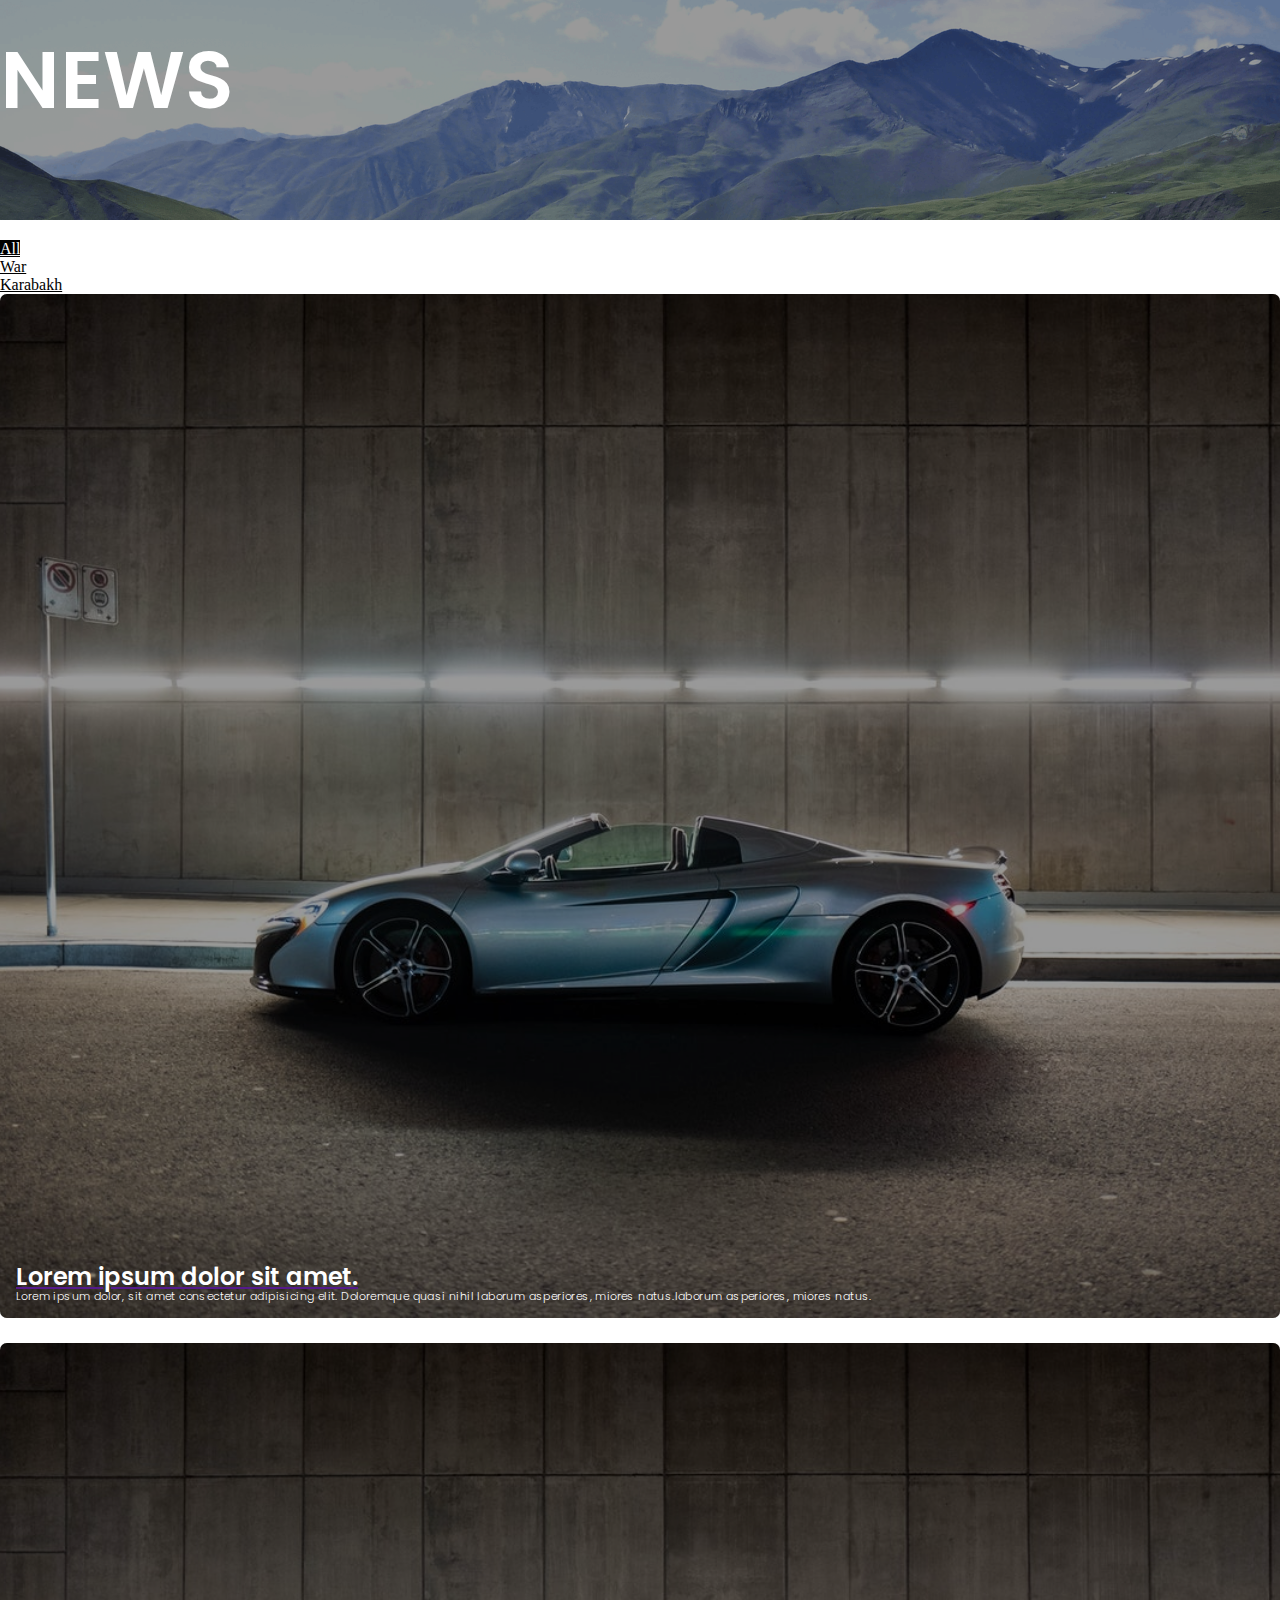
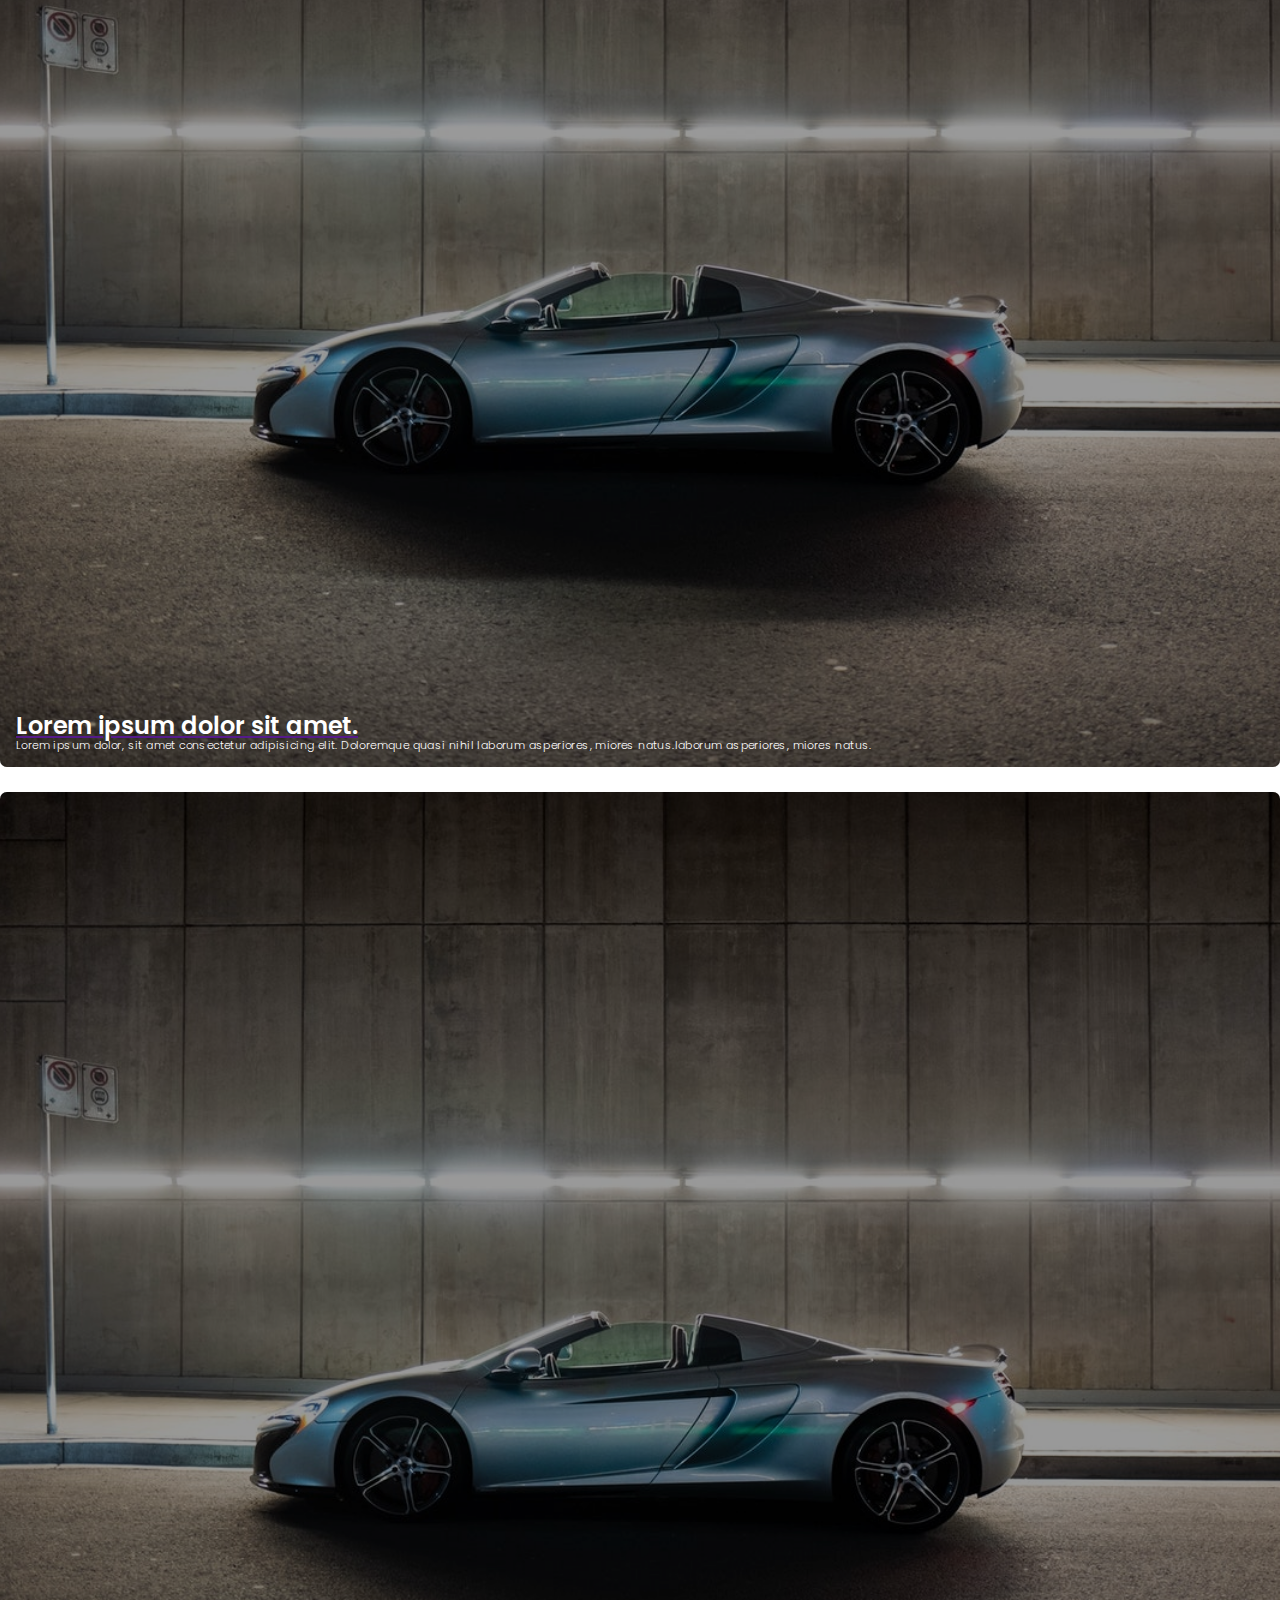
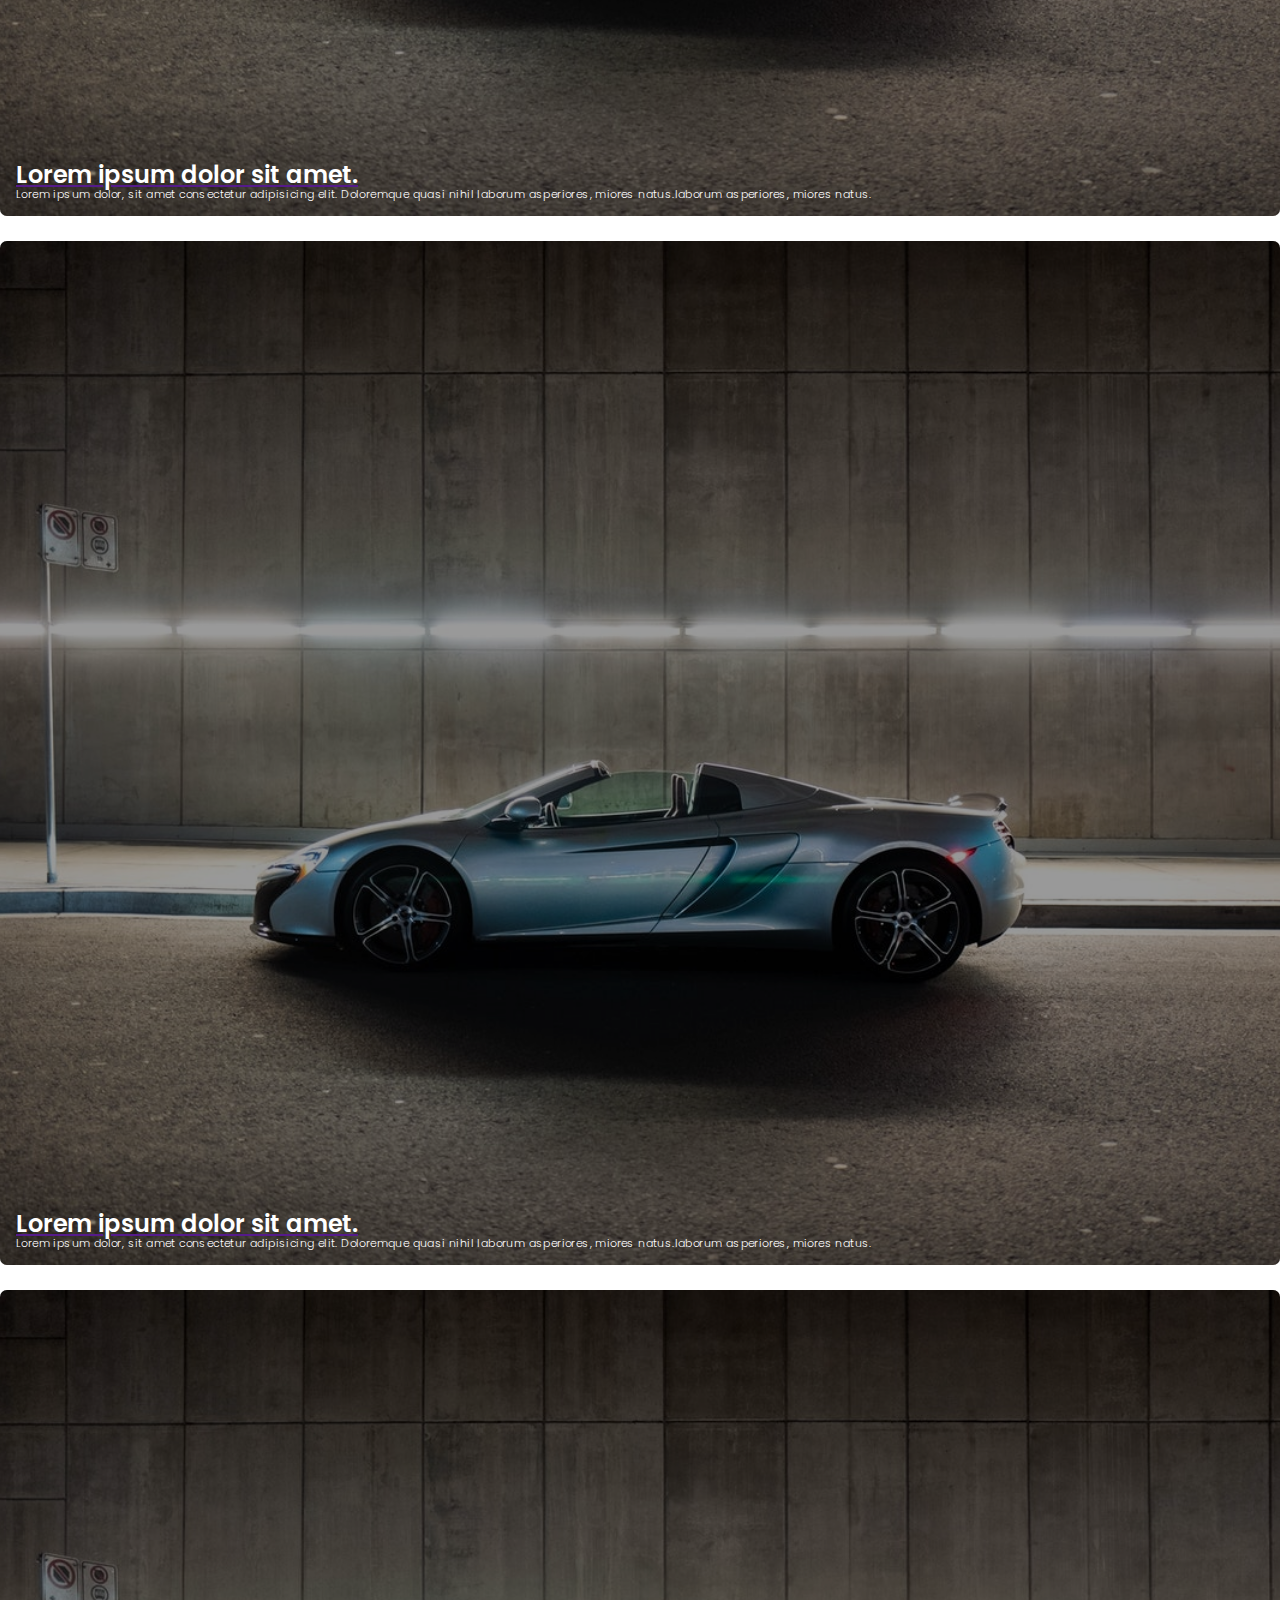
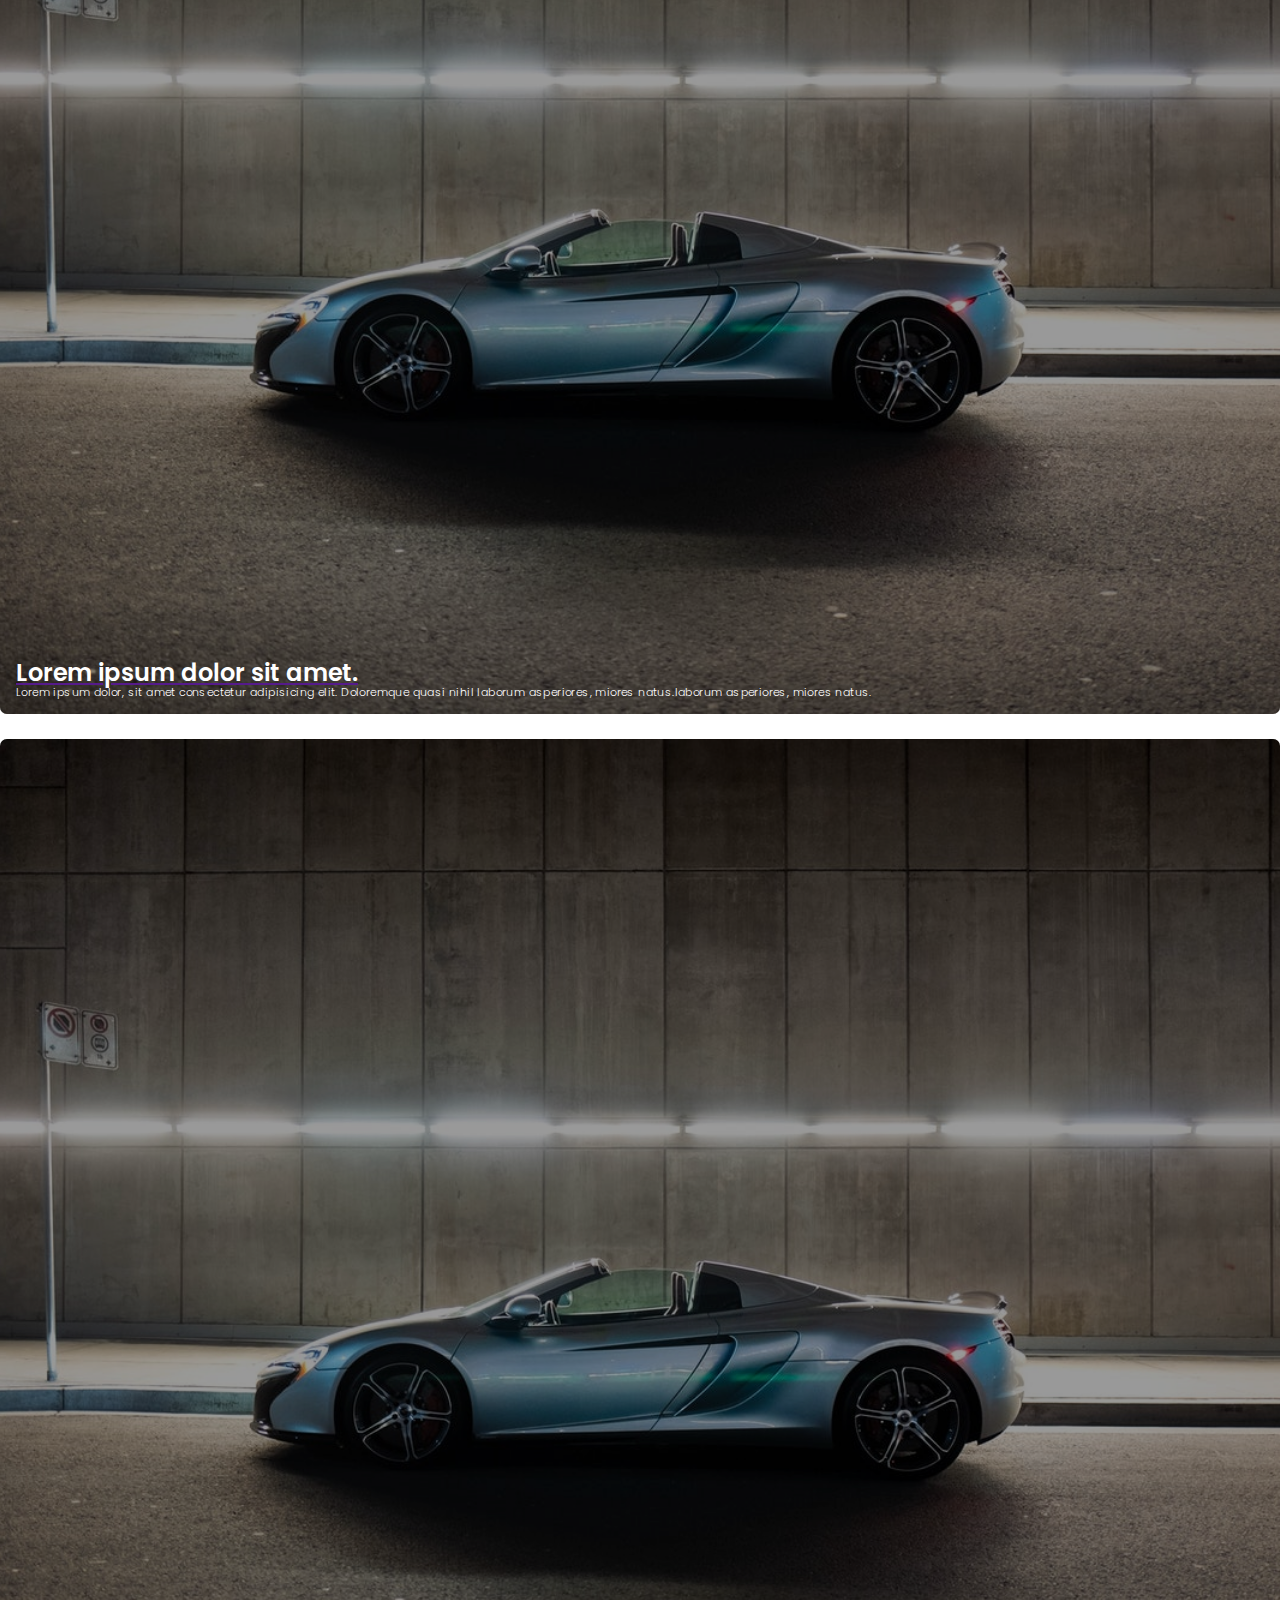
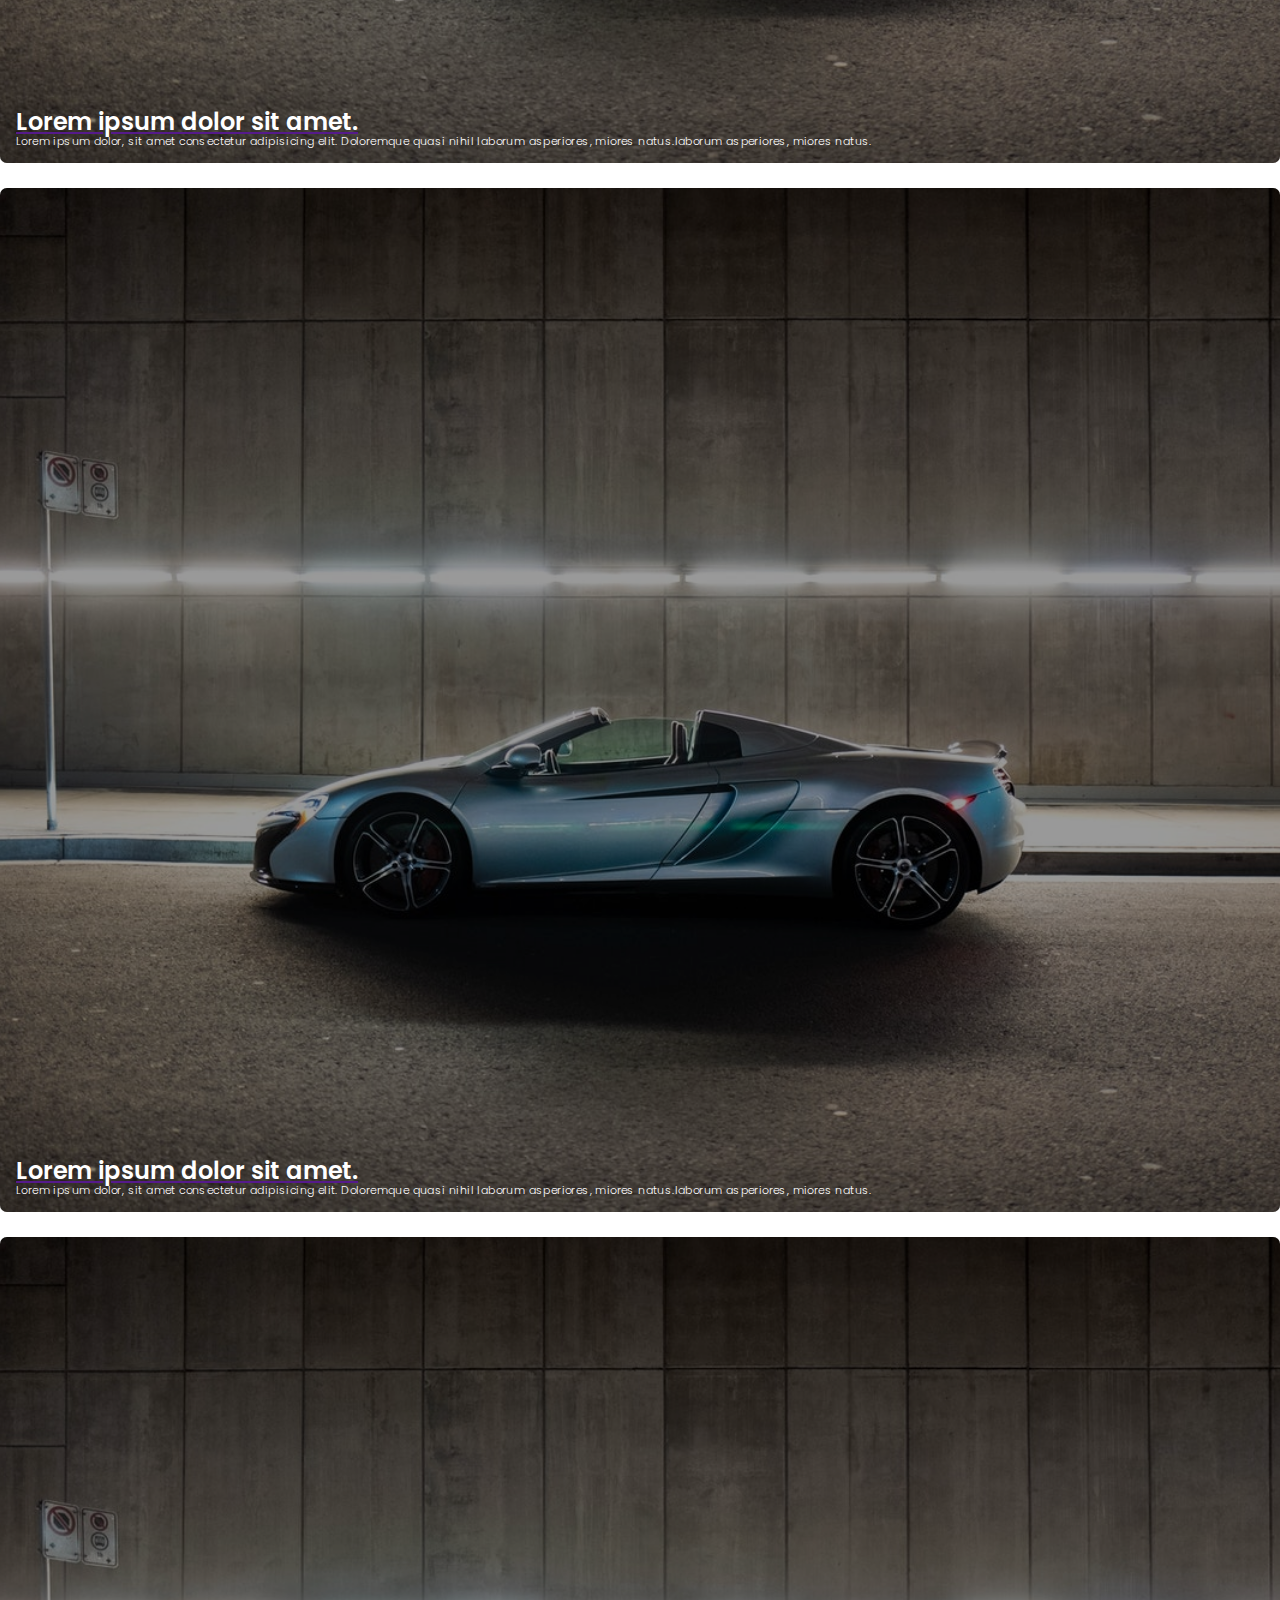
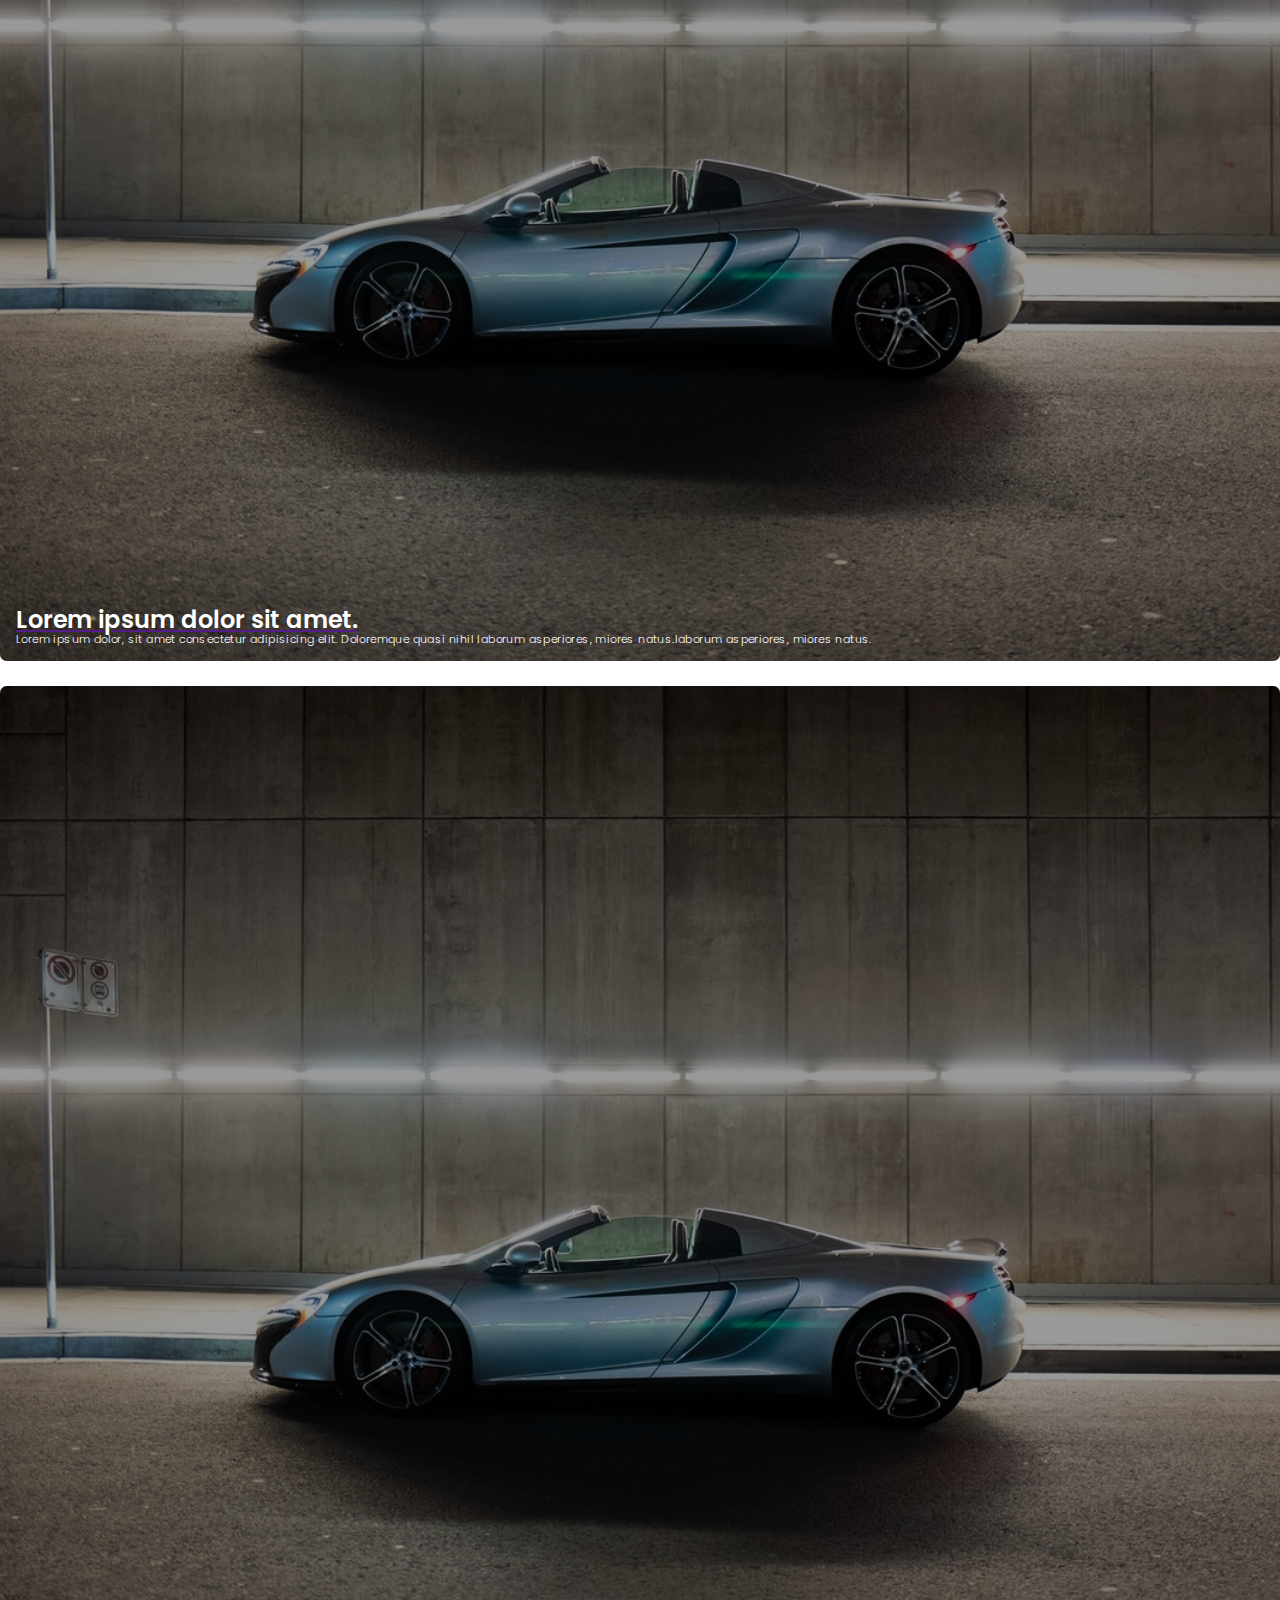
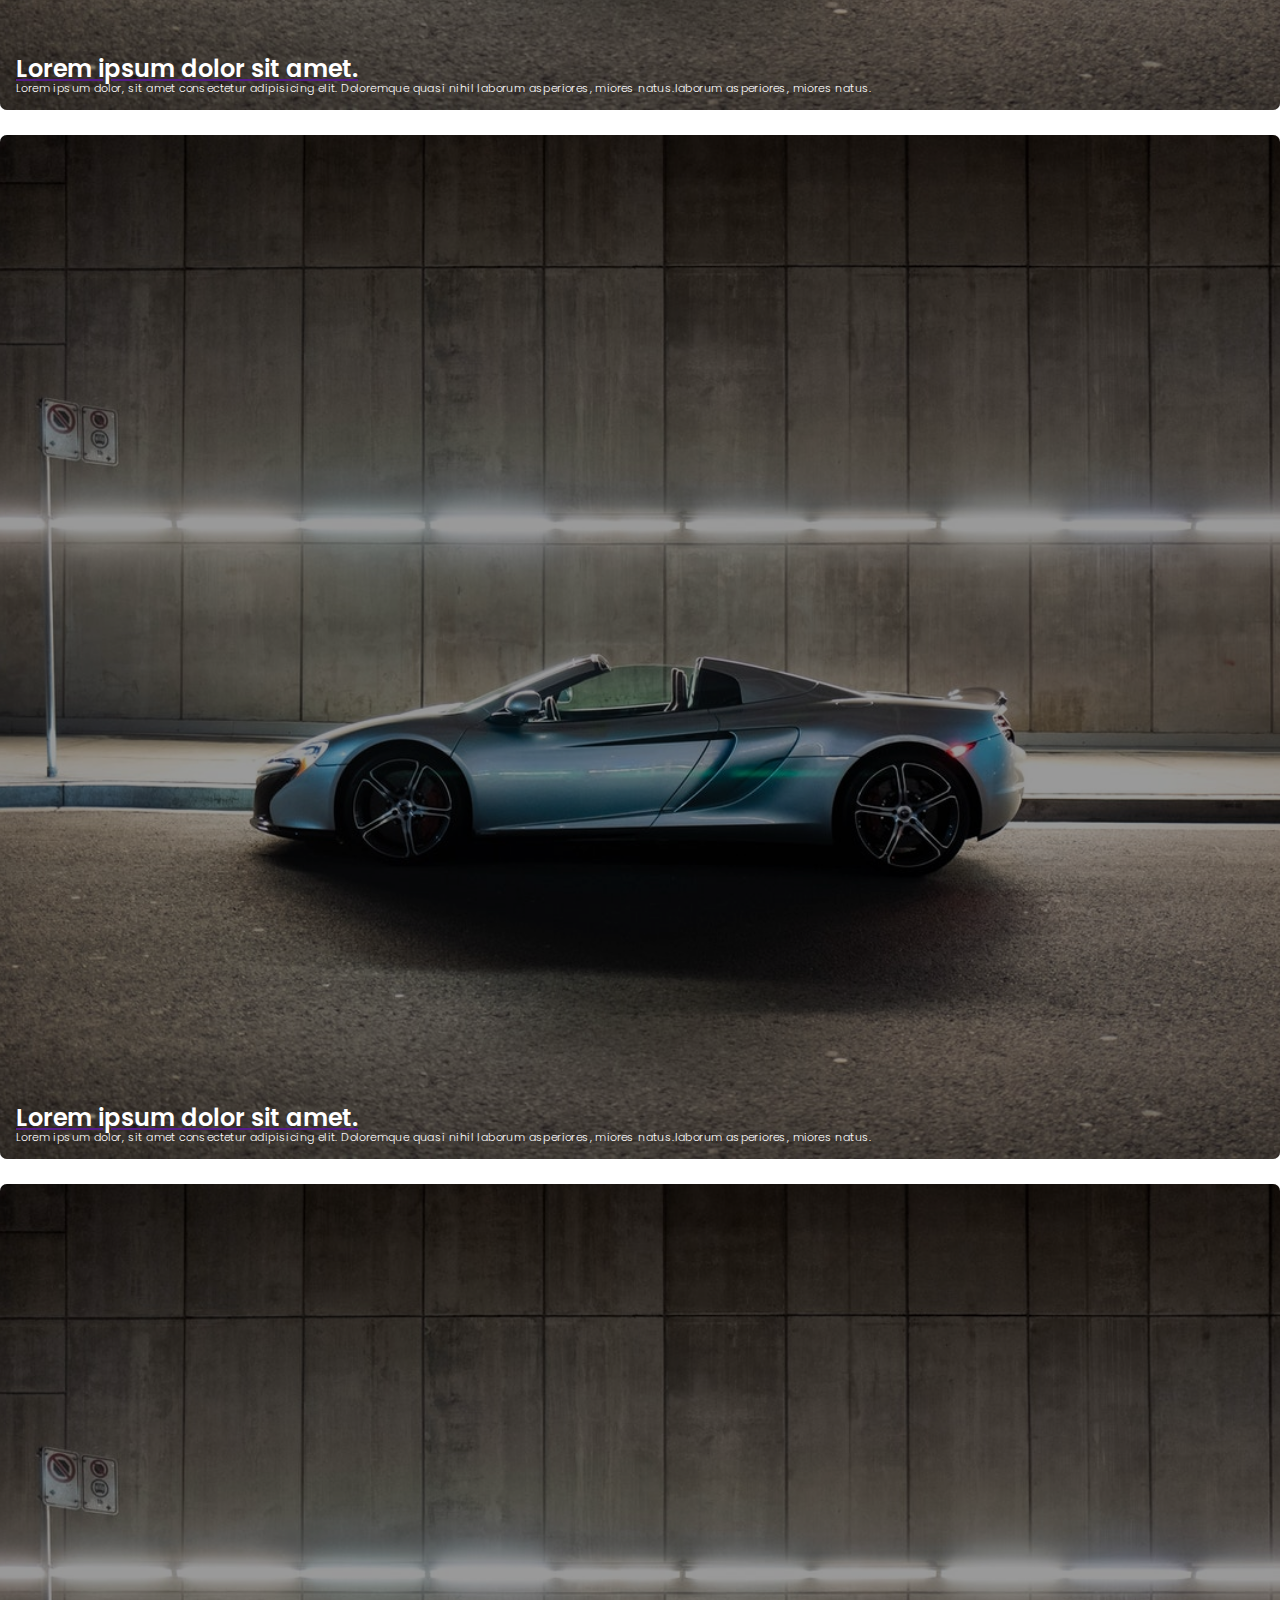
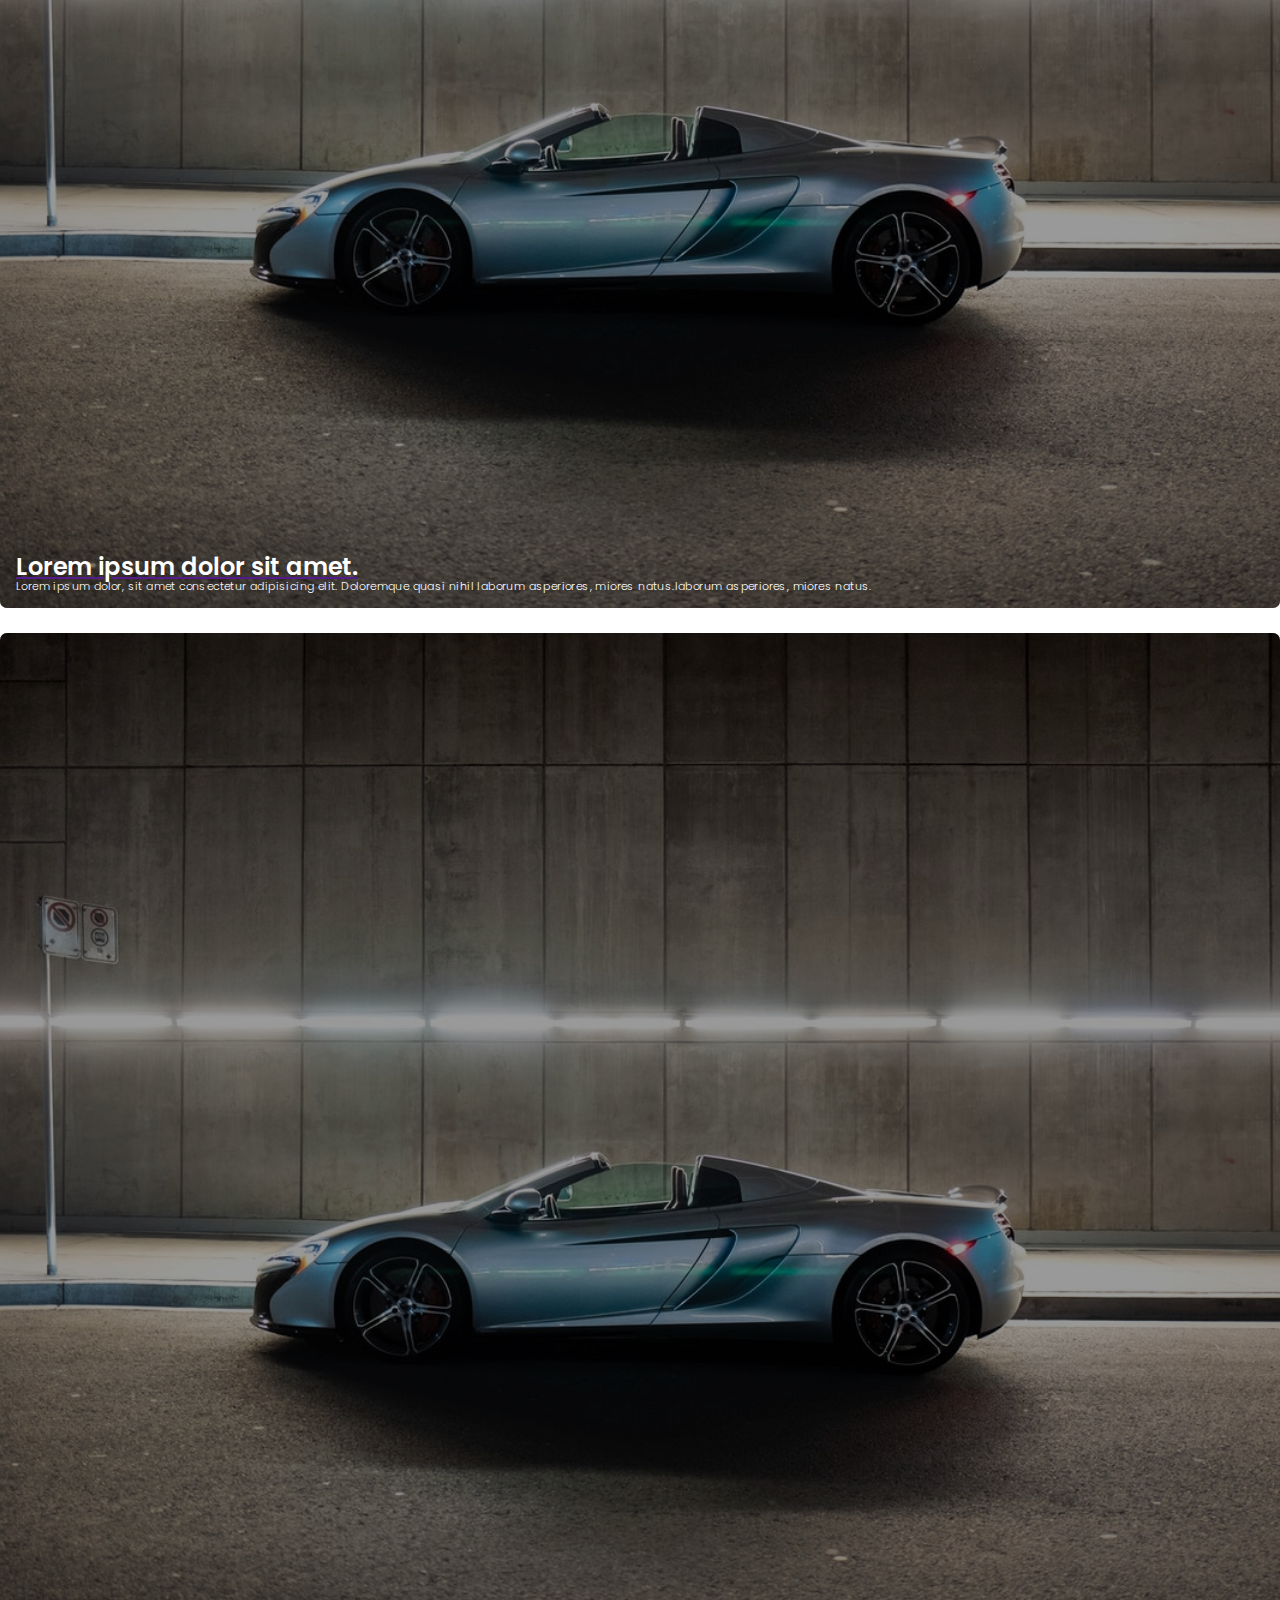
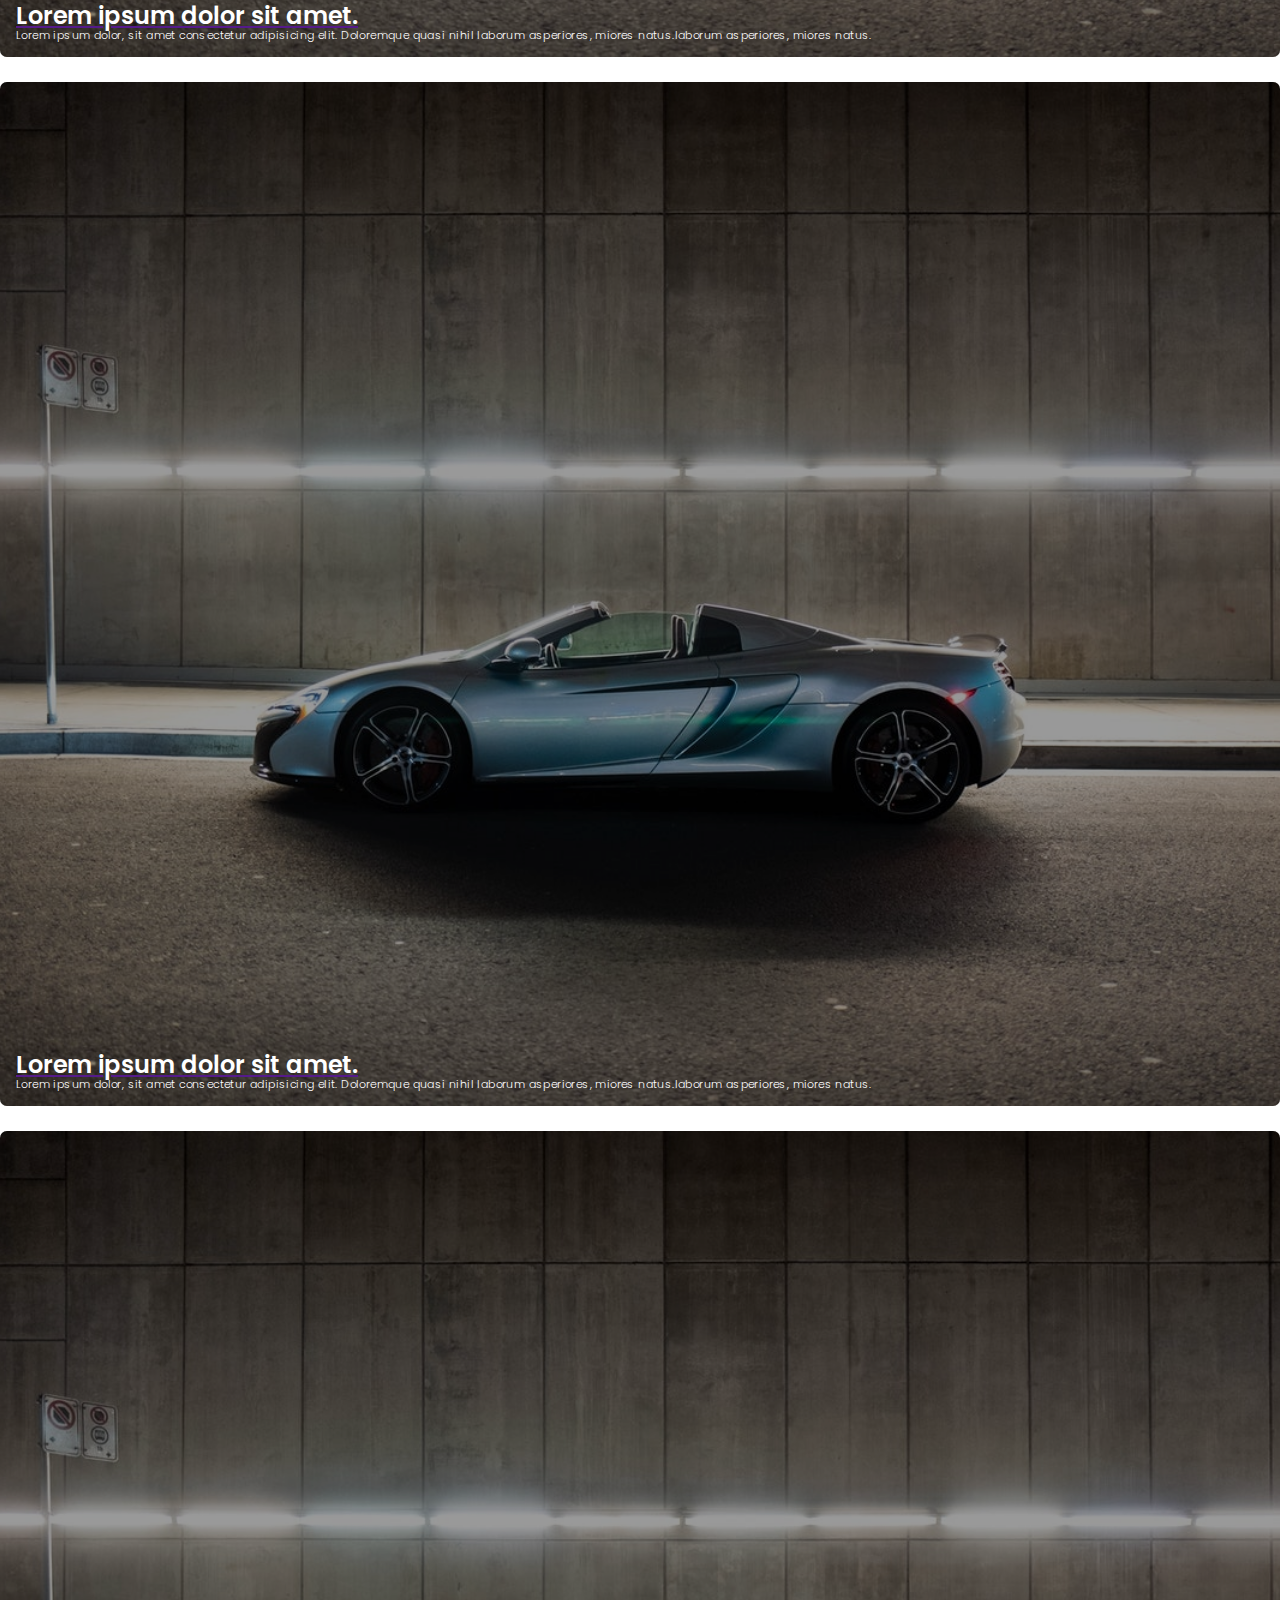
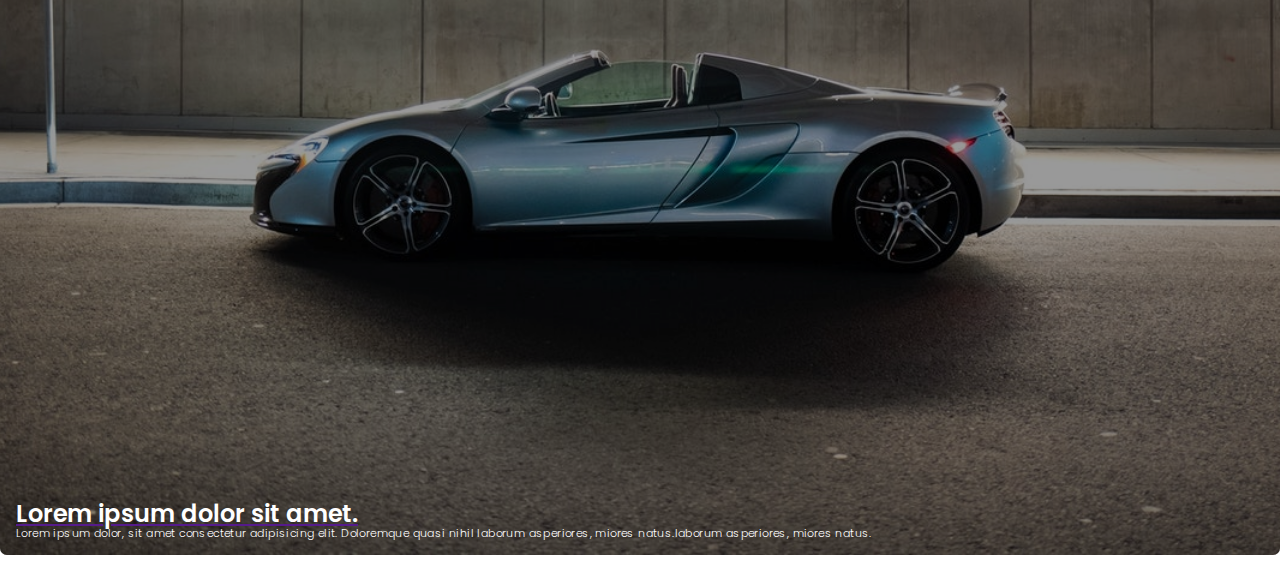
<file: VoiceOfKarabakh.UI.Mvc/wwwroot/news/index.html>
﻿<!DOCTYPE html>
<html lang="en">
<head>
  <meta charset="utf-8">
  <meta name="viewport" content="width=device-width, initial-scale=1, shrink-to-fit=no">

  
  <link rel="stylesheet" href="https://cdn.jsdelivr.net/npm/bootstrap@4.5.3/dist/css/bootstrap.min.css" integrity="sha384-TX8t27EcRE3e/ihU7zmQxVncDAy5uIKz4rEkgIXeMed4M0jlfIDPvg6uqKI2xXr2" crossorigin="anonymous">

  <link rel="preconnect" href="https://fonts.gstatic.com">
  <link href="https://fonts.googleapis.com/css2?family=Bebas+Neue&family=Comfortaa:wght@300;400;500;600;700&family=Raleway:wght@400;600&family=Patua+One&family=Poppins:ital,wght@0,200;0,300;0,400;0,500;0,600;0,700;1,300;1,400;1,500;1,600;1,700&display=swap" rel="stylesheet">
  <title>The Voice of Karabakh || News</title>

  <!-- news css code -->

  <link rel="stylesheet" href="css/letter.css">
  <link rel="stylesheet" href="css/newsStyle.css">
</head>
<body>

  <section class="news-header" style="background-image: url('img/t.png');">
    <div class="news-header-bg">
      <div class="container">
        <div class="row">
          <div class="col-12">
            <div class="news-header-box" >
              <h2>NEWS</h2>

            </div>
          </div>
        </div>
      </div>
    </div>
  </section>
  <section class="i-news-body">
    <div class="container">
      
        <ul class="nav nav-pills mb-3" id="pills-tab" role="tablist">
          <li class="nav-item">
            <a class="nav-link active" id="pills-home-tab" data-toggle="pill" href="#pills-home" role="tab" aria-controls="pills-home" aria-selected="true">All</a>
          </li>
          <li class="nav-item">
            <a class="nav-link" id="pills-profile-tab" data-toggle="pill" href="#pills-profile" role="tab" aria-controls="pills-profile" aria-selected="false">War</a>
          </li>
          <li class="nav-item">
            <a class="nav-link" id="pills-contact-tab" data-toggle="pill" href="#pills-contact" role="tab" aria-controls="pills-contact" aria-selected="false">Karabakh</a>
          </li>
        </ul>
        <div class="tab-content" id="pills-tabContent">
          <div class="tab-pane fade show active" id="pills-home" role="tabpanel" aria-labelledby="pills-home-tab">
            <div class="row">
              <div class="col-lg-4 col-md-6 my-mb-4">
                <div class="i-news-box "  style="background-image: url(img/car.jpg);">
                 <div class="i-news">
                    <div class="i-news-text" >
                     <a href="">
                        <h4>
                          Lorem ipsum dolor sit amet.
                        </h4>
                     </a>
                      <span >Lorem ipsum dolor, sit amet consectetur adipisicing elit. Doloremque quasi nihil laborum asperiores, miores natus.laborum asperiores, miores natus.</span>
                    </div>
                 </div>
                  
            
                </div>
            
              </div>
              <div class="col-lg-4 col-md-6 my-mb-4">
                <div class="i-news-box "  style="background-image: url(img/car.jpg);">
                 <div class="i-news">
                    <div class="i-news-text" >
                     <a href="">
                        <h4>
                          Lorem ipsum dolor sit amet.
                        </h4>
                     </a>
                      <span >Lorem ipsum dolor, sit amet consectetur adipisicing elit. Doloremque quasi nihil laborum asperiores, miores natus.laborum asperiores, miores natus.</span>
                    </div>
                 </div>
                  
            
                </div>
            
              </div>
              <div class="col-lg-4 col-md-6 my-mb-4">
                <div class="i-news-box "  style="background-image: url(img/car.jpg);">
                 <div class="i-news">
                    <div class="i-news-text" >
                     <a href="">
                        <h4>
                          Lorem ipsum dolor sit amet.
                        </h4>
                     </a>
                      <span >Lorem ipsum dolor, sit amet consectetur adipisicing elit. Doloremque quasi nihil laborum asperiores, miores natus.laborum asperiores, miores natus.</span>
                    </div>
                 </div>
                  
            
                </div>
            
              </div>
              <div class="col-lg-4 col-md-6 my-mb-4">
                <div class="i-news-box "  style="background-image: url(img/car.jpg);">
                 <div class="i-news">
                    <div class="i-news-text" >
                     <a href="">
                        <h4>
                          Lorem ipsum dolor sit amet.
                        </h4>
                     </a>
                      <span >Lorem ipsum dolor, sit amet consectetur adipisicing elit. Doloremque quasi nihil laborum asperiores, miores natus.laborum asperiores, miores natus.</span>
                    </div>
                 </div>
                  
            
                </div>
            
              </div>
              
              <div class="col-lg-4 col-md-6 my-mb-4">
                <div class="i-news-box "  style="background-image: url(img/car.jpg);">
                 <div class="i-news">
                    <div class="i-news-text" >
                     <a href="">
                        <h4>
                          Lorem ipsum dolor sit amet.
                        </h4>
                     </a>
                      <span >Lorem ipsum dolor, sit amet consectetur adipisicing elit. Doloremque quasi nihil laborum asperiores, miores natus.laborum asperiores, miores natus.</span>
                    </div>
                 </div>
                  
            
                </div>
            
              </div>
            </div>
          </div>
          <div class="tab-pane fade" id="pills-profile" role="tabpanel" aria-labelledby="pills-profile-tab">
            <div class="row">
              <div class="col-lg-4 col-md-6 my-mb-4">
                <div class="i-news-box "  style="background-image: url(img/car.jpg);">
                 <div class="i-news">
                    <div class="i-news-text" >
                     <a href="">
                        <h4>
                          Lorem ipsum dolor sit amet.
                        </h4>
                     </a>
                      <span >Lorem ipsum dolor, sit amet consectetur adipisicing elit. Doloremque quasi nihil laborum asperiores, miores natus.laborum asperiores, miores natus.</span>
                    </div>
                 </div>
                  
            
                </div>
            
              </div>
              <div class="col-lg-4 col-md-6 my-mb-4">
                <div class="i-news-box "  style="background-image: url(img/car.jpg);">
                 <div class="i-news">
                    <div class="i-news-text" >
                     <a href="">
                        <h4>
                          Lorem ipsum dolor sit amet.
                        </h4>
                     </a>
                      <span >Lorem ipsum dolor, sit amet consectetur adipisicing elit. Doloremque quasi nihil laborum asperiores, miores natus.laborum asperiores, miores natus.</span>
                    </div>
                 </div>
                  
            
                </div>
            
              </div>
              <div class="col-lg-4 col-md-6 my-mb-4">
                <div class="i-news-box "  style="background-image: url(img/car.jpg);">
                 <div class="i-news">
                    <div class="i-news-text" >
                     <a href="">
                        <h4>
                          Lorem ipsum dolor sit amet.
                        </h4>
                     </a>
                      <span >Lorem ipsum dolor, sit amet consectetur adipisicing elit. Doloremque quasi nihil laborum asperiores, miores natus.laborum asperiores, miores natus.</span>
                    </div>
                 </div>
                  
            
                </div>
            
              </div>
              <div class="col-lg-4 col-md-6 my-mb-4">
                <div class="i-news-box "  style="background-image: url(img/car.jpg);">
                 <div class="i-news">
                    <div class="i-news-text" >
                     <a href="">
                        <h4>
                          Lorem ipsum dolor sit amet.
                        </h4>
                     </a>
                      <span >Lorem ipsum dolor, sit amet consectetur adipisicing elit. Doloremque quasi nihil laborum asperiores, miores natus.laborum asperiores, miores natus.</span>
                    </div>
                 </div>
                  
            
                </div>
            
              </div>
             
            </div>
          </div>
          
          <div class="tab-pane fade" id="pills-contact" role="tabpanel" aria-labelledby="pills-contact-tab">
            <div class="row">
              
              <div class="col-lg-4 col-md-6 my-mb-4">
                <div class="i-news-box "  style="background-image: url(img/car.jpg);">
                 <div class="i-news">
                    <div class="i-news-text" >
                     <a href="">
                        <h4>
                          Lorem ipsum dolor sit amet.
                        </h4>
                     </a>
                      <span >Lorem ipsum dolor, sit amet consectetur adipisicing elit. Doloremque quasi nihil laborum asperiores, miores natus.laborum asperiores, miores natus.</span>
                    </div>
                 </div>
                  
            
                </div>
            
              </div>
              <div class="col-lg-4 col-md-6 my-mb-4">
                <div class="i-news-box "  style="background-image: url(img/car.jpg);">
                 <div class="i-news">
                    <div class="i-news-text" >
                     <a href="">
                        <h4>
                          Lorem ipsum dolor sit amet.
                        </h4>
                     </a>
                      <span >Lorem ipsum dolor, sit amet consectetur adipisicing elit. Doloremque quasi nihil laborum asperiores, miores natus.laborum asperiores, miores natus.</span>
                    </div>
                 </div>
                  
            
                </div>
            
              </div>
              <div class="col-lg-4 col-md-6 my-mb-4">
                <div class="i-news-box "  style="background-image: url(img/car.jpg);">
                 <div class="i-news">
                    <div class="i-news-text" >
                     <a href="">
                        <h4>
                          Lorem ipsum dolor sit amet.
                        </h4>
                     </a>
                      <span >Lorem ipsum dolor, sit amet consectetur adipisicing elit. Doloremque quasi nihil laborum asperiores, miores natus.laborum asperiores, miores natus.</span>
                    </div>
                 </div>
                  
            
                </div>
            
              </div>
              <div class="col-lg-4 col-md-6 my-mb-4">
                <div class="i-news-box "  style="background-image: url(img/car.jpg);">
                 <div class="i-news">
                    <div class="i-news-text" >
                     <a href="">
                        <h4>
                          Lorem ipsum dolor sit amet.
                        </h4>
                     </a>
                      <span >Lorem ipsum dolor, sit amet consectetur adipisicing elit. Doloremque quasi nihil laborum asperiores, miores natus.laborum asperiores, miores natus.</span>
                    </div>
                 </div>
                  
            
                </div>
            
              </div>
              <div class="col-lg-4 col-md-6 my-mb-4">
                <div class="i-news-box "  style="background-image: url(img/car.jpg);">
                 <div class="i-news">
                    <div class="i-news-text" >
                     <a href="">
                        <h4>
                          Lorem ipsum dolor sit amet.
                        </h4>
                     </a>
                      <span >Lorem ipsum dolor, sit amet consectetur adipisicing elit. Doloremque quasi nihil laborum asperiores, miores natus.laborum asperiores, miores natus.</span>
                    </div>
                 </div>
                  
            
                </div>
            
              </div>
            </div>
          </div>
        </div>
       
      
    </div>
  </section>
  
  


  <script src="https://code.jquery.com/jquery-3.5.1.slim.min.js" integrity="sha384-DfXdz2htPH0lsSSs5nCTpuj/zy4C+OGpamoFVy38MVBnE+IbbVYUew+OrCXaRkfj" crossorigin="anonymous"></script>
  <script src="https://cdn.jsdelivr.net/npm/popper.js@1.16.1/dist/umd/popper.min.js" integrity="sha384-9/reFTGAW83EW2RDu2S0VKaIzap3H66lZH81PoYlFhbGU+6BZp6G7niu735Sk7lN" crossorigin="anonymous"></script>
  <script src="https://cdn.jsdelivr.net/npm/bootstrap@4.5.3/dist/js/bootstrap.min.js" integrity="sha384-w1Q4orYjBQndcko6MimVbzY0tgp4pWB4lZ7lr30WKz0vr/aWKhXdBNmNb5D92v7s" crossorigin="anonymous"></script>
  <script src="js/header/header.js"></script>
  <script src="js/letter.js"></script>
  <script>
    $(document).ready(function() {
	    $(".news-header-box h2").lettering();
    });
    
   
  </script>
</body>
</html>
</file>
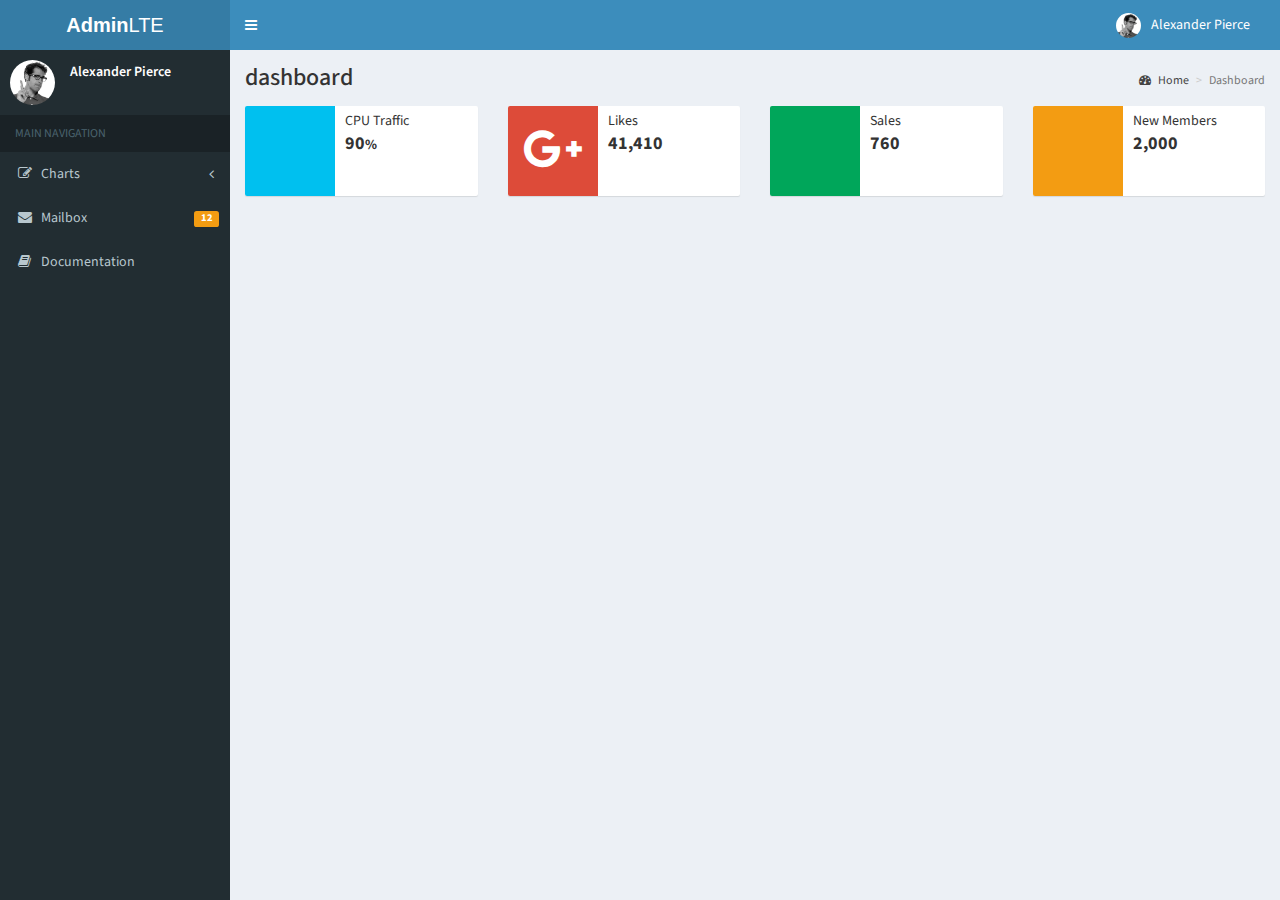
<file: VoiceOfKarabakh.UI.Mvc/wwwroot/AdminLTE-master/index2.html>
<!DOCTYPE html>
<html>
  <head>
    <meta charset="UTF-8">
    <title>AdminLTE 2 | Dashboard</title>
    <meta content='width=device-width, initial-scale=1, maximum-scale=1, user-scalable=no' name='viewport'>
    <!-- Bootstrap 3.3.2 -->
    <link href="bootstrap/css/bootstrap.min.css" rel="stylesheet" type="text/css" />
    <!-- Font Awesome Icons -->
    <link href="https://maxcdn.bootstrapcdn.com/font-awesome/4.3.0/css/font-awesome.min.css" rel="stylesheet" type="text/css" />
    <!-- Ionicons -->
    <link href="http://code.ionicframework.com/ionicons/2.0.0/css/ionicons.min.css" rel="stylesheet" type="text/css" />
    <!-- jvectormap -->
    <link href="plugins/jvectormap/jquery-jvectormap-1.2.2.css" rel="stylesheet" type="text/css" />
    <!-- Theme style -->
    <link href="dist/css/AdminLTE.min.css" rel="stylesheet" type="text/css" />
    <!-- AdminLTE Skins. Choose a skin from the css/skins 
         folder instead of downloading all of them to reduce the load. -->
    <link href="dist/css/skins/_all-skins.min.css" rel="stylesheet" type="text/css" />
  </head>
  <body class="skin-blue">
    <div class="wrapper">
      
      <header class="main-header">
        <!-- Logo -->
        <a href="index2.html" class="logo"><b>Admin</b>LTE</a>
        <!-- Header Navbar: style can be found in header.less -->
        <nav class="navbar navbar-static-top" role="navigation">
          <!-- Sidebar toggle button-->
          <a href="#" class="sidebar-toggle" data-toggle="offcanvas" role="button">
            <span class="sr-only">Toggle navigation</span>
          </a>
          <!-- Navbar Right Menu -->
          <div class="navbar-custom-menu">
            <ul class="nav navbar-nav">
              <!-- User Account: style can be found in dropdown.less -->
              <li class="dropdown user user-menu">
                <a href="#" class="dropdown-toggle" data-toggle="dropdown">
                  <img src="dist/img/user2-160x160.jpg" class="user-image" alt="User Image"/>
                  <span class="hidden-xs">Alexander Pierce</span>
                </a>
                <ul class="dropdown-menu">
                  <!-- User image -->
                  <li class="user-header">
                    <img src="dist/img/user2-160x160.jpg" class="img-circle" alt="User Image" />
                    <p>
                      Alexander Pierce - Web Developer
                      <small>Member since Nov. 2012</small>
                    </p>
                  </li>
                  <!-- Menu Footer-->
                  <li class="user-footer">
                    <div class="pull-left">
                      <a href="#" class="btn btn-default btn-flat">Profile</a>
                    </div>
                    <div class="pull-right">
                      <a href="#" class="btn btn-default btn-flat">Sign out</a>
                    </div>
                  </li>
                </ul>
              </li>
            </ul>
          </div>
        </nav>
      </header>
      <!-- Left side column. contains the logo and sidebar -->
      <aside class="main-sidebar">
        <!-- sidebar: style can be found in sidebar.less -->
        <section class="sidebar">
          <!-- Sidebar user panel -->
          <div class="user-panel">
            <div class="pull-left image">
              <img src="dist/img/user2-160x160.jpg" class="img-circle" alt="User Image" />
            </div>
            <div class="pull-left info">
              <p>Alexander Pierce</p>
            </div>
          </div>
          <!-- sidebar menu: : style can be found in sidebar.less -->
          <ul class="sidebar-menu">
            <li class="header">MAIN NAVIGATION</li>
            <li class="treeview">
              <a href="#">
                <i class="fa fa-edit"></i>
                <span>Charts</span>
                <i class="fa fa-angle-left pull-right"></i>
              </a>
              <ul class="treeview-menu">
                <li><a href="pages/charts/morris.html"><i class="fa fa-circle-o"></i> Morris</a></li>
                <li><a href="pages/charts/flot.html"><i class="fa fa-circle-o"></i> Flot</a></li>
                <li><a href="pages/charts/inline.html"><i class="fa fa-circle-o"></i> Inline charts</a></li>
              </ul>
            </li>
            <li>
              <a href="pages/mailbox/mailbox.html">
                <i class="fa fa-envelope"></i> <span>Mailbox</span>
                <small class="label pull-right bg-yellow">12</small>
              </a>
            </li>
            </li>
            <li><a href="documentation/index.html"><i class="fa fa-book"></i> Documentation</a></li>
          </ul>
        </section>
        <!-- /.sidebar -->
      </aside>

      <!-- Right side column. Contains the navbar and content of the page -->
      <div class="content-wrapper">
        <!-- Content Header (Page header) -->
        <section class="content-header">
          <h1>
            dashboard
          </h1>
          <ol class="breadcrumb">
            <li><a href="#"><i class="fa fa-dashboard"></i> Home</a></li>
            <li class="active">Dashboard</li>
          </ol>
        </section>

        <!-- Main content -->
        <section class="content">
          <!-- Info boxes -->
          <div class="row">
            <div class="col-md-3 col-sm-6 col-xs-12">
              <div class="info-box">
                <span class="info-box-icon bg-aqua"><i class="ion ion-ios-gear-outline"></i></span>
                <div class="info-box-content">
                  <span class="info-box-text">CPU Traffic</span>
                  <span class="info-box-number">90<small>%</small></span>
                </div><!-- /.info-box-content -->
              </div><!-- /.info-box -->
            </div><!-- /.col -->
            <div class="col-md-3 col-sm-6 col-xs-12">
              <div class="info-box">
                <span class="info-box-icon bg-red"><i class="fa fa-google-plus"></i></span>
                <div class="info-box-content">
                  <span class="info-box-text">Likes</span>
                  <span class="info-box-number">41,410</span>
                </div><!-- /.info-box-content -->
              </div><!-- /.info-box -->
            </div><!-- /.col -->

            <!-- fix for small devices only -->
            <div class="clearfix visible-sm-block"></div>

            <div class="col-md-3 col-sm-6 col-xs-12">
              <div class="info-box">
                <span class="info-box-icon bg-green"><i class="ion ion-ios-cart-outline"></i></span>
                <div class="info-box-content">
                  <span class="info-box-text">Sales</span>
                  <span class="info-box-number">760</span>
                </div><!-- /.info-box-content -->
              </div><!-- /.info-box -->
            </div><!-- /.col -->
            <div class="col-md-3 col-sm-6 col-xs-12">
              <div class="info-box">
                <span class="info-box-icon bg-yellow"><i class="ion ion-ios-people-outline"></i></span>
                <div class="info-box-content">
                  <span class="info-box-text">New Members</span>
                  <span class="info-box-number">2,000</span>
                </div><!-- /.info-box-content -->
              </div><!-- /.info-box -->
            </div><!-- /.col -->
          </div><!-- /.row -->

        </section><!-- /.content -->
      </div><!-- /.content-wrapper -->

    </div><!-- ./wrapper -->

    <!-- jQuery 2.1.3 -->
    <script src="plugins/jQuery/jQuery-2.1.3.min.js"></script>
    <!-- Bootstrap 3.3.2 JS -->
    <script src="bootstrap/js/bootstrap.min.js" type="text/javascript"></script>
    <!-- AdminLTE App -->
    <script src="dist/js/app.min.js" type="text/javascript"></script>

  </body>
</html>
</file>
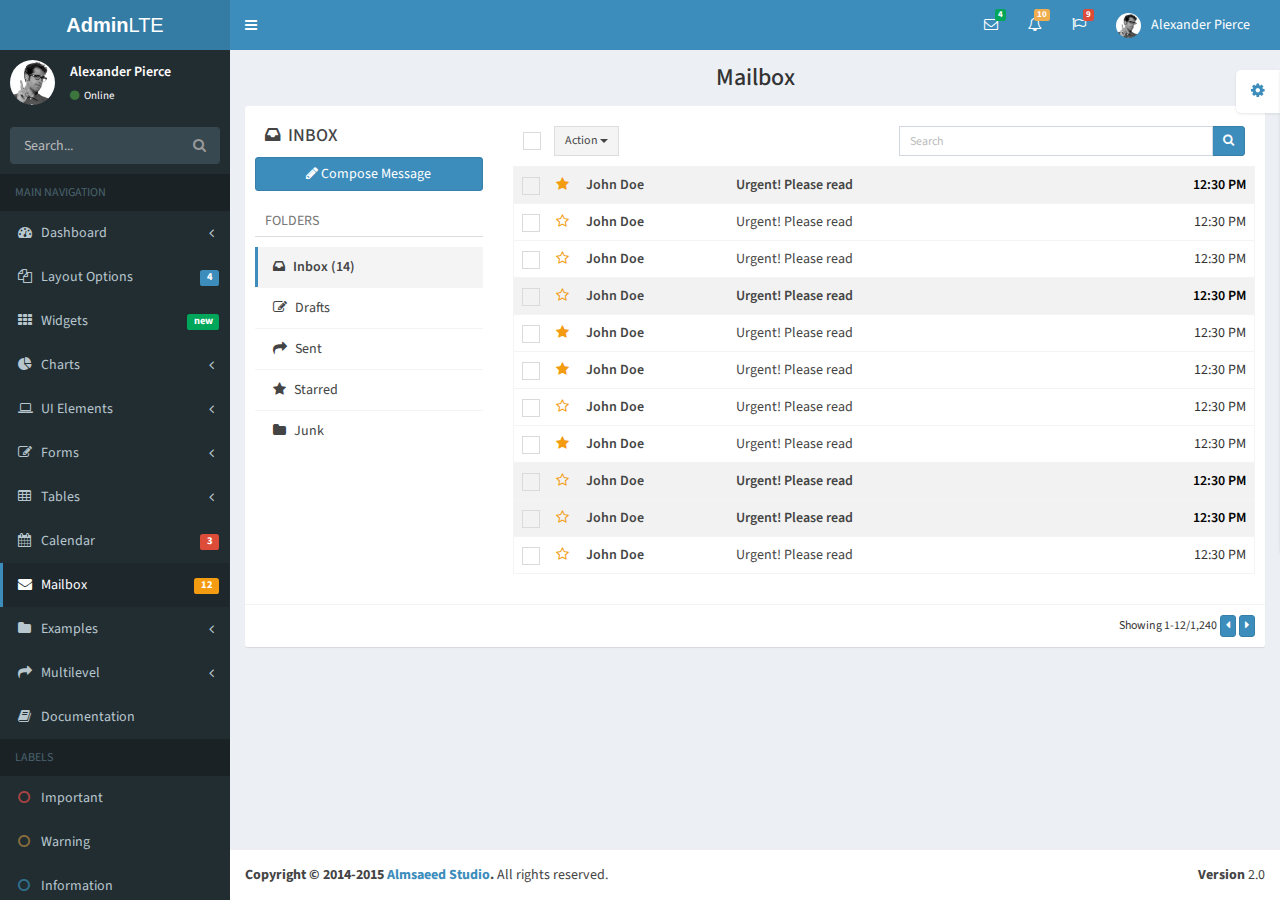
<file: VoiceOfKarabakh.UI.Mvc/wwwroot/AdminLTE-master/pages/mailbox.html>
<!DOCTYPE html>
<html>
  <head>
    <meta charset="UTF-8">
    <title>AdminLTE 2 | Mailbox</title>
    <meta content='width=device-width, initial-scale=1, maximum-scale=1, user-scalable=no' name='viewport'>
    <!-- Bootstrap 3.3.2 -->
    <link href="../bootstrap/css/bootstrap.min.css" rel="stylesheet" type="text/css" />
    <!-- Font Awesome Icons -->
    <link href="https://maxcdn.bootstrapcdn.com/font-awesome/4.3.0/css/font-awesome.min.css" rel="stylesheet" type="text/css" />
    <!-- Ionicons -->
    <link href="http://code.ionicframework.com/ionicons/2.0.0/css/ionicons.min.css" rel="stylesheet" type="text/css" />
    <!-- bootstrap wysihtml5 - text editor -->
    <link href="../plugins/bootstrap-wysihtml5/bootstrap3-wysihtml5.min.css" rel="stylesheet" type="text/css" />
    <!-- iCheck for checkboxes and radio inputs -->
    <link href="../plugins/iCheck/minimal/blue.css" rel="stylesheet" type="text/css" />
    <!-- Theme style -->
    <link href="../dist/css/AdminLTE.min.css" rel="stylesheet" type="text/css" />
    <!-- AdminLTE Skins. Choose a skin from the css/skins 
         folder instead of downloading all of them to reduce the load. -->
    <link href="../dist/css/skins/_all-skins.min.css" rel="stylesheet" type="text/css" />

    <!-- HTML5 Shim and Respond.js IE8 support of HTML5 elements and media queries -->
    <!-- WARNING: Respond.js doesn't work if you view the page via file:// -->
    <!--[if lt IE 9]>
        <script src="https://oss.maxcdn.com/libs/html5shiv/3.7.0/html5shiv.js"></script>
        <script src="https://oss.maxcdn.com/libs/respond.js/1.3.0/respond.min.js"></script>
    <![endif]-->
  </head>
  <body class="skin-blue">
    <div class="wrapper">
      
      <header class="main-header">
        <a href="../index2.html" class="logo"><b>Admin</b>LTE</a>
        <!-- Header Navbar: style can be found in header.less -->
        <nav class="navbar navbar-static-top" role="navigation">
          <!-- Sidebar toggle button-->
          <a href="#" class="sidebar-toggle" data-toggle="offcanvas" role="button">
            <span class="sr-only">Toggle navigation</span>
            <span class="icon-bar"></span>
            <span class="icon-bar"></span>
            <span class="icon-bar"></span>
          </a>
          <div class="navbar-custom-menu">
            <ul class="nav navbar-nav">
              <!-- Messages: style can be found in dropdown.less-->
              <li class="dropdown messages-menu">
                <a href="#" class="dropdown-toggle" data-toggle="dropdown">
                  <i class="fa fa-envelope-o"></i>
                  <span class="label label-success">4</span>
                </a>
                <ul class="dropdown-menu">
                  <li class="header">You have 4 messages</li>
                  <li>
                    <!-- inner menu: contains the actual data -->
                    <ul class="menu">
                      <li><!-- start message -->
                        <a href="#">
                          <div class="pull-left">
                            <img src="../dist/img/user2-160x160.jpg" class="img-circle" alt="User Image"/>
                          </div>
                          <h4>
                            Support Team
                            <small><i class="fa fa-clock-o"></i> 5 mins</small>
                          </h4>
                          <p>Why not buy a new awesome theme?</p>
                        </a>
                      </li><!-- end message -->
                      <li>
                        <a href="#">
                          <div class="pull-left">
                            <img src="../dist/img/user3-128x128.jpg" class="img-circle" alt="user image"/>
                          </div>
                          <h4>
                            AdminLTE Design Team
                            <small><i class="fa fa-clock-o"></i> 2 hours</small>
                          </h4>
                          <p>Why not buy a new awesome theme?</p>
                        </a>
                      </li>
                      <li>
                        <a href="#">
                          <div class="pull-left">
                            <img src="../dist/img/user4-128x128.jpg" class="img-circle" alt="user image"/>
                          </div>
                          <h4>
                            Developers
                            <small><i class="fa fa-clock-o"></i> Today</small>
                          </h4>
                          <p>Why not buy a new awesome theme?</p>
                        </a>
                      </li>
                      <li>
                        <a href="#">
                          <div class="pull-left">
                            <img src="../dist/img/user3-128x128.jpg" class="img-circle" alt="user image"/>
                          </div>
                          <h4>
                            Sales Department
                            <small><i class="fa fa-clock-o"></i> Yesterday</small>
                          </h4>
                          <p>Why not buy a new awesome theme?</p>
                        </a>
                      </li>
                      <li>
                        <a href="#">
                          <div class="pull-left">
                            <img src="../dist/img/user4-128x128.jpg" class="img-circle" alt="user image"/>
                          </div>
                          <h4>
                            Reviewers
                            <small><i class="fa fa-clock-o"></i> 2 days</small>
                          </h4>
                          <p>Why not buy a new awesome theme?</p>
                        </a>
                      </li>
                    </ul>
                  </li>
                  <li class="footer"><a href="#">See All Messages</a></li>
                </ul>
              </li>
              <!-- Notifications: style can be found in dropdown.less -->
              <li class="dropdown notifications-menu">
                <a href="#" class="dropdown-toggle" data-toggle="dropdown">
                  <i class="fa fa-bell-o"></i>
                  <span class="label label-warning">10</span>
                </a>
                <ul class="dropdown-menu">
                  <li class="header">You have 10 notifications</li>
                  <li>
                    <!-- inner menu: contains the actual data -->
                    <ul class="menu">
                      <li>
                        <a href="#">
                          <i class="fa fa-users text-aqua"></i> 5 new members joined today
                        </a>
                      </li>
                      <li>
                        <a href="#">
                          <i class="fa fa-warning text-yellow"></i> Very long description here that may not fit into the page and may cause design problems
                        </a>
                      </li>
                      <li>
                        <a href="#">
                          <i class="fa fa-users text-red"></i> 5 new members joined
                        </a>
                      </li>

                      <li>
                        <a href="#">
                          <i class="fa fa-shopping-cart text-green"></i> 25 sales made
                        </a>
                      </li>
                      <li>
                        <a href="#">
                          <i class="fa fa-user text-red"></i> You changed your username
                        </a>
                      </li>
                    </ul>
                  </li>
                  <li class="footer"><a href="#">View all</a></li>
                </ul>
              </li>
              <!-- Tasks: style can be found in dropdown.less -->
              <li class="dropdown tasks-menu">
                <a href="#" class="dropdown-toggle" data-toggle="dropdown">
                  <i class="fa fa-flag-o"></i>
                  <span class="label label-danger">9</span>
                </a>
                <ul class="dropdown-menu">
                  <li class="header">You have 9 tasks</li>
                  <li>
                    <!-- inner menu: contains the actual data -->
                    <ul class="menu">
                      <li><!-- Task item -->
                        <a href="#">
                          <h3>
                            Design some buttons
                            <small class="pull-right">20%</small>
                          </h3>
                          <div class="progress xs">
                            <div class="progress-bar progress-bar-aqua" style="width: 20%" role="progressbar" aria-valuenow="20" aria-valuemin="0" aria-valuemax="100">
                              <span class="sr-only">20% Complete</span>
                            </div>
                          </div>
                        </a>
                      </li><!-- end task item -->
                      <li><!-- Task item -->
                        <a href="#">
                          <h3>
                            Create a nice theme
                            <small class="pull-right">40%</small>
                          </h3>
                          <div class="progress xs">
                            <div class="progress-bar progress-bar-green" style="width: 40%" role="progressbar" aria-valuenow="20" aria-valuemin="0" aria-valuemax="100">
                              <span class="sr-only">40% Complete</span>
                            </div>
                          </div>
                        </a>
                      </li><!-- end task item -->
                      <li><!-- Task item -->
                        <a href="#">
                          <h3>
                            Some task I need to do
                            <small class="pull-right">60%</small>
                          </h3>
                          <div class="progress xs">
                            <div class="progress-bar progress-bar-red" style="width: 60%" role="progressbar" aria-valuenow="20" aria-valuemin="0" aria-valuemax="100">
                              <span class="sr-only">60% Complete</span>
                            </div>
                          </div>
                        </a>
                      </li><!-- end task item -->
                      <li><!-- Task item -->
                        <a href="#">
                          <h3>
                            Make beautiful transitions
                            <small class="pull-right">80%</small>
                          </h3>
                          <div class="progress xs">
                            <div class="progress-bar progress-bar-yellow" style="width: 80%" role="progressbar" aria-valuenow="20" aria-valuemin="0" aria-valuemax="100">
                              <span class="sr-only">80% Complete</span>
                            </div>
                          </div>
                        </a>
                      </li><!-- end task item -->
                    </ul>
                  </li>
                  <li class="footer">
                    <a href="#">View all tasks</a>
                  </li>
                </ul>
              </li>
              <!-- User Account: style can be found in dropdown.less -->
              <li class="dropdown user user-menu">
                <a href="#" class="dropdown-toggle" data-toggle="dropdown">
                  <img src="../dist/img/user2-160x160.jpg" class="user-image" alt="User Image"/>
                  <span class="hidden-xs">Alexander Pierce</span>
                </a>
                <ul class="dropdown-menu">
                  <!-- User image -->
                  <li class="user-header">
                    <img src="../dist/img/user2-160x160.jpg" class="img-circle" alt="User Image" />
                    <p>
                      Alexander Pierce - Web Developer
                      <small>Member since Nov. 2012</small>
                    </p>
                  </li>
                  <!-- Menu Body -->
                  <li class="user-body">
                    <div class="col-xs-4 text-center">
                      <a href="#">Followers</a>
                    </div>
                    <div class="col-xs-4 text-center">
                      <a href="#">Sales</a>
                    </div>
                    <div class="col-xs-4 text-center">
                      <a href="#">Friends</a>
                    </div>
                  </li>
                  <!-- Menu Footer-->
                  <li class="user-footer">
                    <div class="pull-left">
                      <a href="#" class="btn btn-default btn-flat">Profile</a>
                    </div>
                    <div class="pull-right">
                      <a href="#" class="btn btn-default btn-flat">Sign out</a>
                    </div>
                  </li>
                </ul>
              </li>
            </ul>
          </div>
        </nav>
      </header>
      <!-- Left side column. contains the logo and sidebar -->
      <aside class="main-sidebar">
        <!-- sidebar: style can be found in sidebar.less -->
        <section class="sidebar">
          <!-- Sidebar user panel -->
          <div class="user-panel">
            <div class="pull-left image">
              <img src="../dist/img/user2-160x160.jpg" class="img-circle" alt="User Image" />
            </div>
            <div class="pull-left info">
              <p>Alexander Pierce</p>

              <a href="#"><i class="fa fa-circle text-success"></i> Online</a>
            </div>
          </div>
          <!-- search form -->
          <form action="#" method="get" class="sidebar-form">
            <div class="input-group">
              <input type="text" name="q" class="form-control" placeholder="Search..."/>
              <span class="input-group-btn">
                <button type='submit' name='seach' id='search-btn' class="btn btn-flat"><i class="fa fa-search"></i></button>
              </span>
            </div>
          </form>
          <!-- /.search form -->
          <!-- sidebar menu: : style can be found in sidebar.less -->
          <ul class="sidebar-menu">
            <li class="header">MAIN NAVIGATION</li>
            <li class="treeview">
              <a href="#">
                <i class="fa fa-dashboard"></i> <span>Dashboard</span> <i class="fa fa-angle-left pull-right"></i>
              </a>
              <ul class="treeview-menu">
                <li><a href="../index.html"><i class="fa fa-circle-o"></i> Dashboard v1</a></li>
                <li><a href="../index2.html"><i class="fa fa-circle-o"></i> Dashboard v2</a></li>
              </ul>
            </li>
            <li class="treeview">
              <a href="#">
                <i class="fa fa-files-o"></i>
                <span>Layout Options</span>
                <span class="label label-primary pull-right">4</span>
              </a>
              <ul class="treeview-menu">
                <li><a href="layout/top-nav.html"><i class="fa fa-circle-o"></i> Top Navigation</a></li>
                <li><a href="layout/boxed.html"><i class="fa fa-circle-o"></i> Boxed</a></li>
                <li><a href="layout/fixed.html"><i class="fa fa-circle-o"></i> Fixed</a></li>
                <li><a href="layout/collapsed-sidebar.html"><i class="fa fa-circle-o"></i> Collapsed Sidebar</a></li>
              </ul>
            </li>
            <li>
              <a href="widgets.html">
                <i class="fa fa-th"></i> <span>Widgets</span> <small class="label pull-right bg-green">new</small>
              </a>
            </li>
            <li class="treeview">
              <a href="#">
                <i class="fa fa-pie-chart"></i>
                <span>Charts</span>
                <i class="fa fa-angle-left pull-right"></i>
              </a>
              <ul class="treeview-menu">
                <li><a href="charts/morris.html"><i class="fa fa-circle-o"></i> Morris</a></li>
                <li><a href="charts/flot.html"><i class="fa fa-circle-o"></i> Flot</a></li>
                <li><a href="charts/inline.html"><i class="fa fa-circle-o"></i> Inline charts</a></li>
              </ul>
            </li>
            <li class="treeview">
              <a href="#">
                <i class="fa fa-laptop"></i>
                <span>UI Elements</span>
                <i class="fa fa-angle-left pull-right"></i>
              </a>
              <ul class="treeview-menu">
                <li><a href="UI/general.html"><i class="fa fa-circle-o"></i> General</a></li>
                <li><a href="UI/icons.html"><i class="fa fa-circle-o"></i> Icons</a></li>
                <li><a href="UI/buttons.html"><i class="fa fa-circle-o"></i> Buttons</a></li>
                <li><a href="UI/sliders.html"><i class="fa fa-circle-o"></i> Sliders</a></li>
                <li><a href="UI/timeline.html"><i class="fa fa-circle-o"></i> Timeline</a></li>
                <li><a href="UI/modals.html"><i class="fa fa-circle-o"></i> Modals</a></li>
              </ul>
            </li>
            <li class="treeview">
              <a href="#">
                <i class="fa fa-edit"></i> <span>Forms</span>
                <i class="fa fa-angle-left pull-right"></i>
              </a>
              <ul class="treeview-menu">
                <li><a href="forms/general.html"><i class="fa fa-circle-o"></i> General Elements</a></li>
                <li><a href="forms/advanced.html"><i class="fa fa-circle-o"></i> Advanced Elements</a></li>
                <li><a href="forms/editors.html"><i class="fa fa-circle-o"></i> Editors</a></li>
              </ul>
            </li>
            <li class="treeview">
              <a href="#">
                <i class="fa fa-table"></i> <span>Tables</span>
                <i class="fa fa-angle-left pull-right"></i>
              </a>
              <ul class="treeview-menu">
                <li><a href="tables/simple.html"><i class="fa fa-circle-o"></i> Simple tables</a></li>
                <li><a href="tables/data.html"><i class="fa fa-circle-o"></i> Data tables</a></li>
              </ul>
            </li>
            <li>
              <a href="calendar.html">
                <i class="fa fa-calendar"></i> <span>Calendar</span>
                <small class="label pull-right bg-red">3</small>
              </a>
            </li>
            <li class="active">
              <a href="mailbox.html">
                <i class="fa fa-envelope"></i> <span>Mailbox</span>
                <small class="label pull-right bg-yellow">12</small>
              </a>
            </li>
            <li class="treeview">
              <a href="#">
                <i class="fa fa-folder"></i> <span>Examples</span>
                <i class="fa fa-angle-left pull-right"></i>
              </a>
              <ul class="treeview-menu">
                <li><a href="examples/invoice.html"><i class="fa fa-circle-o"></i> Invoice</a></li>
                <li><a href="examples/login.html"><i class="fa fa-circle-o"></i> Login</a></li>
                <li><a href="examples/register.html"><i class="fa fa-circle-o"></i> Register</a></li>
                <li><a href="examples/lockscreen.html"><i class="fa fa-circle-o"></i> Lockscreen</a></li>
                <li><a href="examples/404.html"><i class="fa fa-circle-o"></i> 404 Error</a></li>
                <li><a href="examples/500.html"><i class="fa fa-circle-o"></i> 500 Error</a></li>
                <li><a href="examples/blank.html"><i class="fa fa-circle-o"></i> Blank Page</a></li>
              </ul>
            </li>
            <li class="treeview">
              <a href="#">
                <i class="fa fa-share"></i> <span>Multilevel</span>
                <i class="fa fa-angle-left pull-right"></i>
              </a>
              <ul class="treeview-menu">
                <li><a href="#"><i class="fa fa-circle-o"></i> Level One</a></li>
                <li>
                  <a href="#"><i class="fa fa-circle-o"></i> Level One <i class="fa fa-angle-left pull-right"></i></a>
                  <ul class="treeview-menu">
                    <li><a href="#"><i class="fa fa-circle-o"></i> Level Two</a></li>
                    <li>
                      <a href="#"><i class="fa fa-circle-o"></i> Level Two <i class="fa fa-angle-left pull-right"></i></a>
                      <ul class="treeview-menu">
                        <li><a href="#"><i class="fa fa-circle-o"></i> Level Three</a></li>
                        <li><a href="#"><i class="fa fa-circle-o"></i> Level Three</a></li>
                      </ul>
                    </li>
                  </ul>
                </li>
                <li><a href="#"><i class="fa fa-circle-o"></i> Level One</a></li>
              </ul>
            </li>
            <li><a href="../documentation/index.html"><i class="fa fa-book"></i> Documentation</a></li>
            <li class="header">LABELS</li>
            <li><a href="#"><i class="fa fa-circle-o text-danger"></i> Important</a></li>
            <li><a href="#"><i class="fa fa-circle-o text-warning"></i> Warning</a></li>
            <li><a href="#"><i class="fa fa-circle-o text-info"></i> Information</a></li>
          </ul>
        </section>
        <!-- /.sidebar -->
      </aside>

      <!-- Right side column. Contains the navbar and content of the page -->
      <div class="content-wrapper">
        <!-- Content Header (Page header) -->
        <section class="content-header no-margin">
          <h1 class="text-center">
            Mailbox
          </h1>
        </section>

        <!-- Main content -->
        <section class="content">
          <!-- MAILBOX BEGIN -->
          <div class="mailbox row">
            <div class="col-xs-12">
              <div class="box box-solid">
                <div class="box-body">
                  <div class="row">
                    <div class="col-md-3 col-sm-4">
                      <!-- BOXES are complex enough to move the .box-header around.
                                This is an example of having the box header within the box body -->
                      <div class="box-header">
                        <i class="fa fa-inbox"></i>
                        <h3 class="box-title">INBOX</h3>
                      </div>
                      <!-- compose message btn -->
                      <a class="btn btn-block btn-primary" data-toggle="modal" data-target="#compose-modal"><i class="fa fa-pencil"></i> Compose Message</a>
                      <!-- Navigation - folders-->
                      <div style="margin-top: 15px;">
                        <ul class="nav nav-pills nav-stacked">
                          <li class="header">Folders</li>
                          <li class="active"><a href="#"><i class="fa fa-inbox"></i> Inbox (14)</a></li>
                          <li><a href="#"><i class="fa fa-pencil-square-o"></i> Drafts</a></li>
                          <li><a href="#"><i class="fa fa-mail-forward"></i> Sent</a></li>
                          <li><a href="#"><i class="fa fa-star"></i> Starred</a></li>
                          <li><a href="#"><i class="fa fa-folder"></i> Junk</a></li>
                        </ul>
                      </div>
                    </div><!-- /.col (LEFT) -->
                    <div class="col-md-9 col-sm-8">
                      <div class="row pad">
                        <div class="col-sm-6">
                          <label style="margin-right: 10px;">
                            <input type="checkbox" id="check-all"/>
                          </label>
                          <!-- Action button -->
                          <div class="btn-group">
                            <button type="button" class="btn btn-default btn-sm btn-flat dropdown-toggle" data-toggle="dropdown">
                              Action <span class="caret"></span>
                            </button>
                            <ul class="dropdown-menu" role="menu">
                              <li><a href="#">Mark as read</a></li>
                              <li><a href="#">Mark as unread</a></li>
                              <li class="divider"></li>
                              <li><a href="#">Move to junk</a></li>
                              <li class="divider"></li>
                              <li><a href="#">Delete</a></li>
                            </ul>
                          </div>

                        </div>
                        <div class="col-sm-6 search-form">
                          <form action="#" class="text-right">
                            <div class="input-group">
                              <input type="text" class="form-control input-sm" placeholder="Search">
                              <div class="input-group-btn">
                                <button type="submit" name="q" class="btn btn-sm btn-primary"><i class="fa fa-search"></i></button>
                              </div>
                            </div>
                          </form>
                        </div>
                      </div><!-- /.row -->

                      <div class="table-responsive">
                        <!-- THE MESSAGES -->
                        <table class="table table-mailbox">
                          <tr class="unread">
                            <td class="small-col"><input type="checkbox" /></td>
                            <td class="small-col"><i class="fa fa-star"></i></td>
                            <td class="name"><a href="#">John Doe</a></td>
                            <td class="subject"><a href="#">Urgent! Please read</a></td>
                            <td class="time">12:30 PM</td>
                          </tr>
                          <tr>
                            <td class="small-col"><input type="checkbox" /></td>
                            <td class="small-col"><i class="fa fa-star-o"></i></td>
                            <td class="name"><a href="#">John Doe</a></td>
                            <td class="subject"><a href="#">Urgent! Please read</a></td>
                            <td class="time">12:30 PM</td>
                          </tr>
                          <tr>
                            <td class="small-col"><input type="checkbox" /></td>
                            <td class="small-col"><i class="fa fa-star-o"></i></td>
                            <td class="name"><a href="#">John Doe</a></td>
                            <td class="subject"><a href="#">Urgent! Please read</a></td>
                            <td class="time">12:30 PM</td>
                          </tr>
                          <tr class="unread">
                            <td class="small-col"><input type="checkbox" /></td>
                            <td class="small-col"><i class="fa fa-star-o"></i></td>
                            <td class="name"><a href="#">John Doe</a></td>
                            <td class="subject"><a href="#">Urgent! Please read</a></td>
                            <td class="time">12:30 PM</td>
                          </tr>
                          <tr>
                            <td class="small-col"><input type="checkbox" /></td>
                            <td class="small-col"><i class="fa fa-star"></i></td>
                            <td class="name"><a href="#">John Doe</a></td>
                            <td class="subject"><a href="#">Urgent! Please read</a></td>
                            <td class="time">12:30 PM</td>
                          </tr>
                          <tr>
                            <td class="small-col"><input type="checkbox" /></td>
                            <td class="small-col"><i class="fa fa-star"></i></td>
                            <td class="name"><a href="#">John Doe</a></td>
                            <td class="subject"><a href="#">Urgent! Please read</a></td>
                            <td class="time">12:30 PM</td>
                          </tr>
                          <tr>
                            <td class="small-col"><input type="checkbox" /></td>
                            <td class="small-col"><i class="fa fa-star-o"></i></td>
                            <td class="name"><a href="#">John Doe</a></td>
                            <td class="subject"><a href="#">Urgent! Please read</a></td>
                            <td class="time">12:30 PM</td>
                          </tr>
                          <tr>
                            <td class="small-col"><input type="checkbox" /></td>
                            <td class="small-col"><i class="fa fa-star"></i></td>
                            <td class="name"><a href="#">John Doe</a></td>
                            <td class="subject"><a href="#">Urgent! Please read</a></td>
                            <td class="time">12:30 PM</td>
                          </tr>
                          <tr class="unread">
                            <td class="small-col"><input type="checkbox" /></td>
                            <td class="small-col"><i class="fa fa-star-o"></i></td>
                            <td class="name"><a href="#">John Doe</a></td>
                            <td class="subject"><a href="#">Urgent! Please read</a></td>
                            <td class="time">12:30 PM</td>
                          </tr>
                          <tr class="unread">
                            <td class="small-col"><input type="checkbox" /></td>
                            <td class="small-col"><i class="fa fa-star-o"></i></td>
                            <td class="name"><a href="#">John Doe</a></td>
                            <td class="subject"><a href="#">Urgent! Please read</a></td>
                            <td class="time">12:30 PM</td>
                          </tr>
                          <tr>
                            <td class="small-col"><input type="checkbox" /></td>
                            <td class="small-col"><i class="fa fa-star-o"></i></td>
                            <td class="name"><a href="#">John Doe</a></td>
                            <td class="subject"><a href="#">Urgent! Please read</a></td>
                            <td class="time">12:30 PM</td>
                          </tr>
                        </table>
                      </div><!-- /.table-responsive -->
                    </div><!-- /.col (RIGHT) -->
                  </div><!-- /.row -->
                </div><!-- /.box-body -->
                <div class="box-footer clearfix">
                  <div class="pull-right">
                    <small>Showing 1-12/1,240</small>
                    <button class="btn btn-xs btn-primary"><i class="fa fa-caret-left"></i></button>
                    <button class="btn btn-xs btn-primary"><i class="fa fa-caret-right"></i></button>
                  </div>
                </div><!-- box-footer -->
              </div><!-- /.box -->
            </div><!-- /.col (MAIN) -->
          </div>
          <!-- MAILBOX END -->

        </section><!-- /.content -->
      </div><!-- /.content-wrapper -->
      <footer class="main-footer">
        <div class="pull-right hidden-xs">
          <b>Version</b> 2.0
        </div>
        <strong>Copyright &copy; 2014-2015 <a href="http://almsaeedstudio.com">Almsaeed Studio</a>.</strong> All rights reserved.
      </footer>
    </div><!-- ./wrapper -->

    <!-- COMPOSE MESSAGE MODAL -->
    <div class="modal fade" id="compose-modal" tabindex="-1" role="dialog" aria-hidden="true">
      <div class="modal-dialog">
        <div class="modal-content">
          <div class="modal-header">
            <button type="button" class="close" data-dismiss="modal" aria-hidden="true">&times;</button>
            <h4 class="modal-title"><i class="fa fa-envelope-o"></i> Compose New Message</h4>
          </div>
          <form action="#" method="post">
            <div class="modal-body">
              <div class="form-group">
                <div class="input-group">
                  <span class="input-group-addon">TO:</span>
                  <input name="email_to" type="email" class="form-control" placeholder="Email TO">
                </div>
              </div>
              <div class="form-group">
                <div class="input-group">
                  <span class="input-group-addon">CC:</span>
                  <input name="email_to" type="email" class="form-control" placeholder="Email CC">
                </div>
              </div>
              <div class="form-group">
                <div class="input-group">
                  <span class="input-group-addon">BCC:</span>
                  <input name="email_to" type="email" class="form-control" placeholder="Email BCC">
                </div>
              </div>
              <div class="form-group">
                <textarea name="message" id="email_message" class="form-control" placeholder="Message" style="height: 120px;"></textarea>
              </div>
              <div class="form-group">
                <div class="btn btn-success btn-file">
                  <i class="fa fa-paperclip"></i> Attachment
                  <input type="file" name="attachment"/>
                </div>
                <p class="help-block">Max. 32MB</p>
              </div>

            </div>
            <div class="modal-footer clearfix">

              <button type="button" class="btn btn-danger" data-dismiss="modal"><i class="fa fa-times"></i> Discard</button>

              <button type="submit" class="btn btn-primary pull-left"><i class="fa fa-envelope"></i> Send Message</button>
            </div>
          </form>
        </div><!-- /.modal-content -->
      </div><!-- /.modal-dialog -->
    </div><!-- /.modal -->

    <!-- jQuery 2.1.3 -->
    <script src="../plugins/jQuery/jQuery-2.1.3.min.js"></script>
    <!-- Bootstrap 3.3.2 JS -->
    <script src="../bootstrap/js/bootstrap.min.js" type="text/javascript"></script>
    <!-- Slimscroll -->
    <script src="../plugins/slimScroll/jquery.slimscroll.min.js" type="text/javascript"></script>
    <!-- FastClick -->
    <script src='../plugins/fastclick/fastclick.min.js'></script>
    <!-- AdminLTE App -->
    <script src="../dist/js/app.min.js" type="text/javascript"></script>    
    <!-- Bootstrap WYSIHTML5 -->
    <script src="../plugins/bootstrap-wysihtml5/bootstrap3-wysihtml5.all.min.js" type="text/javascript"></script>
    <!-- iCheck -->
    <script src="../plugins/iCheck/icheck.min.js" type="text/javascript"></script>
    <!-- Page script -->
    <script type="text/javascript">
      $(function () {

        "use strict";

        //iCheck for checkbox and radio inputs
        $('input[type="checkbox"]').iCheck({
          checkboxClass: 'icheckbox_minimal-blue',
          radioClass: 'iradio_minimal-blue'
        });

        //When unchecking the checkbox
        $("#check-all").on('ifUnchecked', function (event) {
          //Uncheck all checkboxes
          $("input[type='checkbox']", ".table-mailbox").iCheck("uncheck");
        });
        //When checking the checkbox
        $("#check-all").on('ifChecked', function (event) {
          //Check all checkboxes
          $("input[type='checkbox']", ".table-mailbox").iCheck("check");
        });
        //Handle starring for glyphicon and font awesome
        $(".fa-star, .fa-star-o, .glyphicon-star, .glyphicon-star-empty").click(function (e) {
          e.preventDefault();
          //detect type
          var glyph = $(this).hasClass("glyphicon");
          var fa = $(this).hasClass("fa");

          //Switch states
          if (glyph) {
            $(this).toggleClass("glyphicon-star");
            $(this).toggleClass("glyphicon-star-empty");
          }

          if (fa) {
            $(this).toggleClass("fa-star");
            $(this).toggleClass("fa-star-o");
          }
        });

        //Initialize WYSIHTML5 - text editor
        $("#email_message").wysihtml5();
      });
    </script>
    <!-- AdminLTE for demo purposes -->
    <script src="../dist/js/demo.js" type="text/javascript"></script>
  </body>
</html>
</file>
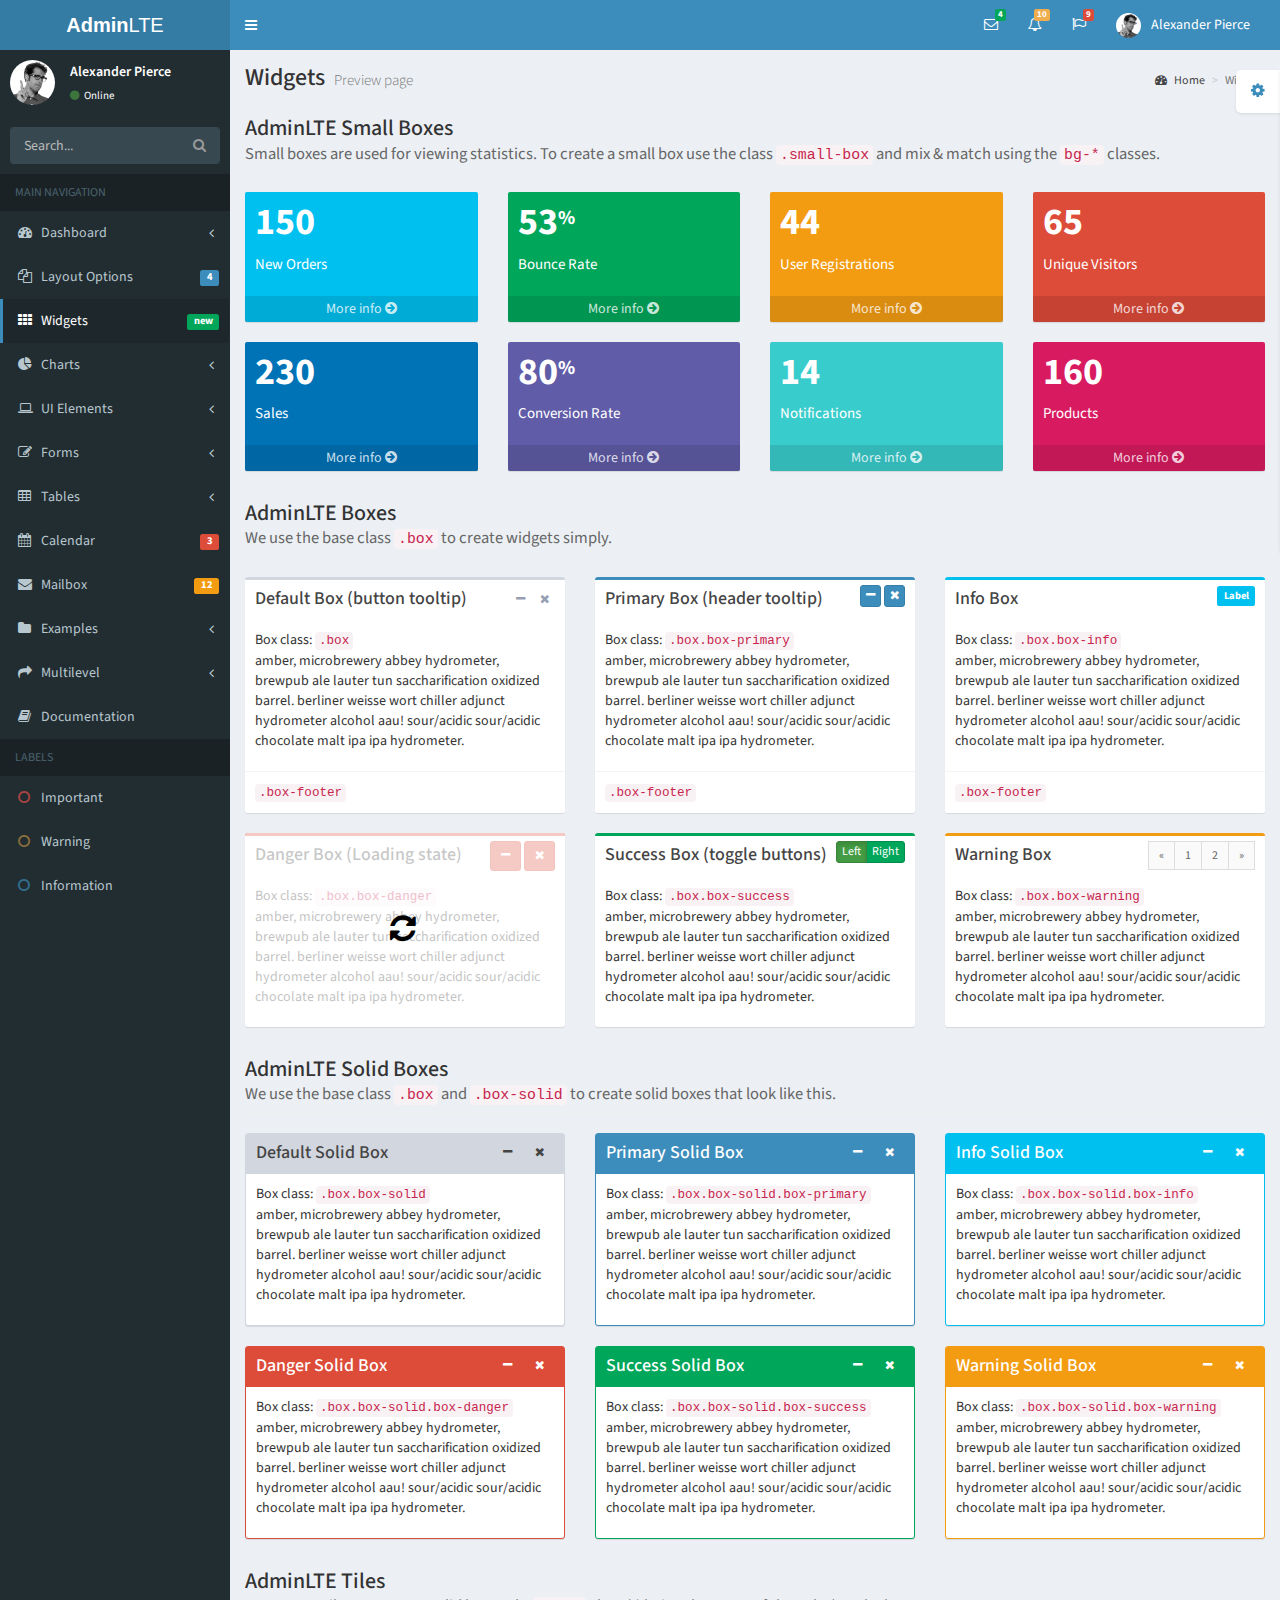
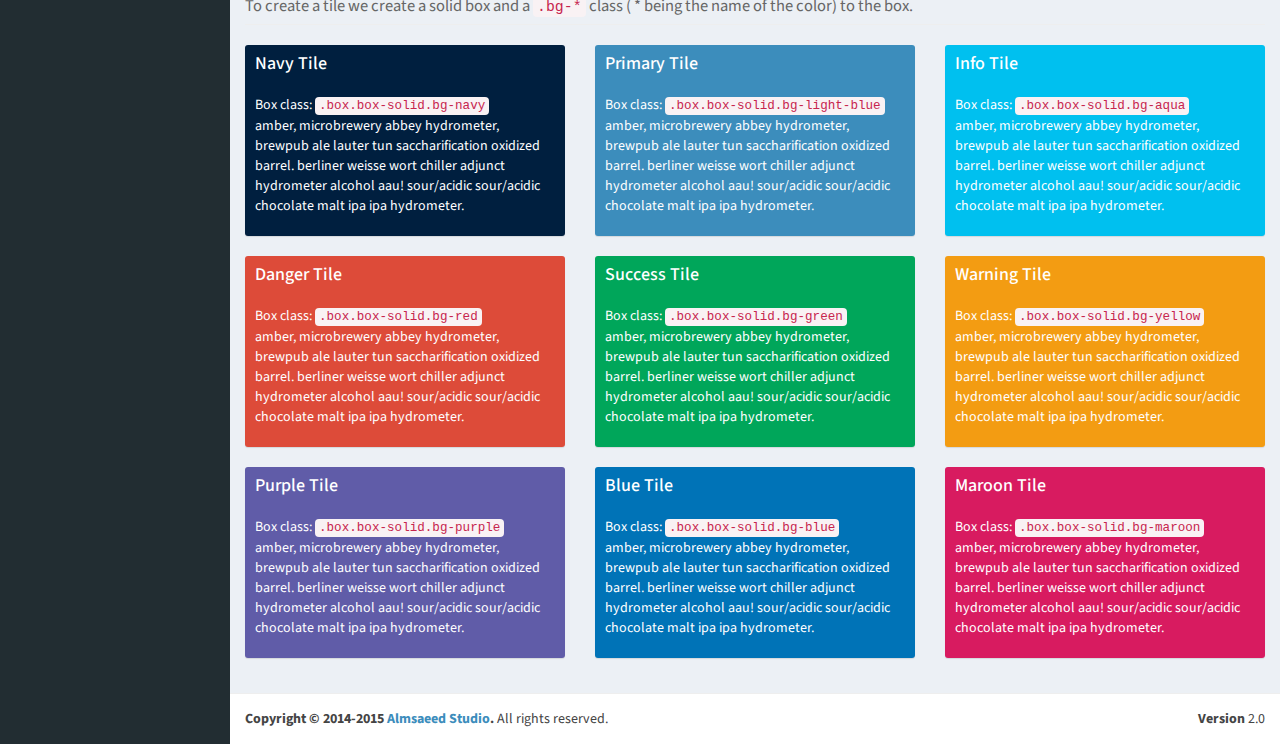
<file: VoiceOfKarabakh.UI.Mvc/wwwroot/AdminLTE-master/pages/widgets.html>
<!DOCTYPE html>
<html>
  <head>
    <meta charset="UTF-8">
    <title>AdminLTE 2 | Widgets</title>
    <meta content='width=device-width, initial-scale=1, maximum-scale=1, user-scalable=no' name='viewport'>
    <!-- Bootstrap 3.3.2 -->
    <link href="../bootstrap/css/bootstrap.min.css" rel="stylesheet" type="text/css" />
    <!-- Font Awesome Icons -->
    <link href="https://maxcdn.bootstrapcdn.com/font-awesome/4.3.0/css/font-awesome.min.css" rel="stylesheet" type="text/css" />
    <!-- Ionicons -->
    <link href="http://code.ionicframework.com/ionicons/2.0.0/css/ionicons.min.css" rel="stylesheet" type="text/css" />
    <!-- Theme style -->
    <link href="../dist/css/AdminLTE.min.css" rel="stylesheet" type="text/css" />
    <!-- AdminLTE Skins. Choose a skin from the css/skins
         folder instead of downloading all of them to reduce the load. -->
    <link href="../dist/css/skins/_all-skins.min.css" rel="stylesheet" type="text/css" />

    <!-- HTML5 Shim and Respond.js IE8 support of HTML5 elements and media queries -->
    <!-- WARNING: Respond.js doesn't work if you view the page via file:// -->
    <!--[if lt IE 9]>
        <script src="https://oss.maxcdn.com/libs/html5shiv/3.7.0/html5shiv.js"></script>
        <script src="https://oss.maxcdn.com/libs/respond.js/1.3.0/respond.min.js"></script>
    <![endif]-->
  </head>
  <body class="skin-blue">
    <div class="wrapper">

      <header class="main-header">
        <a href="../index2.html" class="logo"><b>Admin</b>LTE</a>
        <!-- Header Navbar: style can be found in header.less -->
        <nav class="navbar navbar-static-top" role="navigation">
          <!-- Sidebar toggle button-->
          <a href="#" class="sidebar-toggle" data-toggle="offcanvas" role="button">
            <span class="sr-only">Toggle navigation</span>
            <span class="icon-bar"></span>
            <span class="icon-bar"></span>
            <span class="icon-bar"></span>
          </a>
          <div class="navbar-custom-menu">
            <ul class="nav navbar-nav">
              <!-- Messages: style can be found in dropdown.less-->
              <li class="dropdown messages-menu">
                <a href="#" class="dropdown-toggle" data-toggle="dropdown">
                  <i class="fa fa-envelope-o"></i>
                  <span class="label label-success">4</span>
                </a>
                <ul class="dropdown-menu">
                  <li class="header">You have 4 messages</li>
                  <li>
                    <!-- inner menu: contains the actual data -->
                    <ul class="menu">
                      <li><!-- start message -->
                        <a href="#">
                          <div class="pull-left">
                            <img src="../dist/img/user2-160x160.jpg" class="img-circle" alt="User Image"/>
                          </div>
                          <h4>
                            Support Team
                            <small><i class="fa fa-clock-o"></i> 5 mins</small>
                          </h4>
                          <p>Why not buy a new awesome theme?</p>
                        </a>
                      </li><!-- end message -->
                      <li>
                        <a href="#">
                          <div class="pull-left">
                            <img src="../dist/img/user3-128x128.jpg" class="img-circle" alt="user image"/>
                          </div>
                          <h4>
                            AdminLTE Design Team
                            <small><i class="fa fa-clock-o"></i> 2 hours</small>
                          </h4>
                          <p>Why not buy a new awesome theme?</p>
                        </a>
                      </li>
                      <li>
                        <a href="#">
                          <div class="pull-left">
                            <img src="../dist/img/user4-128x128.jpg" class="img-circle" alt="user image"/>
                          </div>
                          <h4>
                            Developers
                            <small><i class="fa fa-clock-o"></i> Today</small>
                          </h4>
                          <p>Why not buy a new awesome theme?</p>
                        </a>
                      </li>
                      <li>
                        <a href="#">
                          <div class="pull-left">
                            <img src="../dist/img/user3-128x128.jpg" class="img-circle" alt="user image"/>
                          </div>
                          <h4>
                            Sales Department
                            <small><i class="fa fa-clock-o"></i> Yesterday</small>
                          </h4>
                          <p>Why not buy a new awesome theme?</p>
                        </a>
                      </li>
                      <li>
                        <a href="#">
                          <div class="pull-left">
                            <img src="../dist/img/user4-128x128.jpg" class="img-circle" alt="user image"/>
                          </div>
                          <h4>
                            Reviewers
                            <small><i class="fa fa-clock-o"></i> 2 days</small>
                          </h4>
                          <p>Why not buy a new awesome theme?</p>
                        </a>
                      </li>
                    </ul>
                  </li>
                  <li class="footer"><a href="#">See All Messages</a></li>
                </ul>
              </li>
              <!-- Notifications: style can be found in dropdown.less -->
              <li class="dropdown notifications-menu">
                <a href="#" class="dropdown-toggle" data-toggle="dropdown">
                  <i class="fa fa-bell-o"></i>
                  <span class="label label-warning">10</span>
                </a>
                <ul class="dropdown-menu">
                  <li class="header">You have 10 notifications</li>
                  <li>
                    <!-- inner menu: contains the actual data -->
                    <ul class="menu">
                      <li>
                        <a href="#">
                          <i class="fa fa-users text-aqua"></i> 5 new members joined today
                        </a>
                      </li>
                      <li>
                        <a href="#">
                          <i class="fa fa-warning text-yellow"></i> Very long description here that may not fit into the page and may cause design problems
                        </a>
                      </li>
                      <li>
                        <a href="#">
                          <i class="fa fa-users text-red"></i> 5 new members joined
                        </a>
                      </li>

                      <li>
                        <a href="#">
                          <i class="fa fa-shopping-cart text-green"></i> 25 sales made
                        </a>
                      </li>
                      <li>
                        <a href="#">
                          <i class="fa fa-user text-light-blue"></i> You changed your username
                        </a>
                      </li>
                    </ul>
                  </li>
                  <li class="footer"><a href="#">View all</a></li>
                </ul>
              </li>
              <!-- Tasks: style can be found in dropdown.less -->
              <li class="dropdown tasks-menu">
                <a href="#" class="dropdown-toggle" data-toggle="dropdown">
                  <i class="fa fa-flag-o"></i>
                  <span class="label label-danger">9</span>
                </a>
                <ul class="dropdown-menu">
                  <li class="header">You have 9 tasks</li>
                  <li>
                    <!-- inner menu: contains the actual data -->
                    <ul class="menu">
                      <li><!-- Task item -->
                        <a href="#">
                          <h3>
                            Design some buttons
                            <small class="pull-right">20%</small>
                          </h3>
                          <div class="progress xs">
                            <div class="progress-bar progress-bar-aqua" style="width: 20%" role="progressbar" aria-valuenow="20" aria-valuemin="0" aria-valuemax="100">
                              <span class="sr-only">20% Complete</span>
                            </div>
                          </div>
                        </a>
                      </li><!-- end task item -->
                      <li><!-- Task item -->
                        <a href="#">
                          <h3>
                            Create a nice theme
                            <small class="pull-right">40%</small>
                          </h3>
                          <div class="progress xs">
                            <div class="progress-bar progress-bar-green" style="width: 40%" role="progressbar" aria-valuenow="20" aria-valuemin="0" aria-valuemax="100">
                              <span class="sr-only">40% Complete</span>
                            </div>
                          </div>
                        </a>
                      </li><!-- end task item -->
                      <li><!-- Task item -->
                        <a href="#">
                          <h3>
                            Some task I need to do
                            <small class="pull-right">60%</small>
                          </h3>
                          <div class="progress xs">
                            <div class="progress-bar progress-bar-red" style="width: 60%" role="progressbar" aria-valuenow="20" aria-valuemin="0" aria-valuemax="100">
                              <span class="sr-only">60% Complete</span>
                            </div>
                          </div>
                        </a>
                      </li><!-- end task item -->
                      <li><!-- Task item -->
                        <a href="#">
                          <h3>
                            Make beautiful transitions
                            <small class="pull-right">80%</small>
                          </h3>
                          <div class="progress xs">
                            <div class="progress-bar progress-bar-yellow" style="width: 80%" role="progressbar" aria-valuenow="20" aria-valuemin="0" aria-valuemax="100">
                              <span class="sr-only">80% Complete</span>
                            </div>
                          </div>
                        </a>
                      </li><!-- end task item -->
                    </ul>
                  </li>
                  <li class="footer">
                    <a href="#">View all tasks</a>
                  </li>
                </ul>
              </li>
              <!-- User Account: style can be found in dropdown.less -->
              <li class="dropdown user user-menu">
                <a href="#" class="dropdown-toggle" data-toggle="dropdown">
                  <img src="../dist/img/user2-160x160.jpg" class="user-image" alt="User Image"/>
                  <span class="hidden-xs">Alexander Pierce</span>
                </a>
                <ul class="dropdown-menu">
                  <!-- User image -->
                  <li class="user-header">
                    <img src="../dist/img/user2-160x160.jpg" class="img-circle" alt="User Image" />
                    <p>
                      Alexander Pierce - Web Developer
                      <small>Member since Nov. 2012</small>
                    </p>
                  </li>
                  <!-- Menu Body -->
                  <li class="user-body">
                    <div class="col-xs-4 text-center">
                      <a href="#">Followers</a>
                    </div>
                    <div class="col-xs-4 text-center">
                      <a href="#">Sales</a>
                    </div>
                    <div class="col-xs-4 text-center">
                      <a href="#">Friends</a>
                    </div>
                  </li>
                  <!-- Menu Footer-->
                  <li class="user-footer">
                    <div class="pull-left">
                      <a href="#" class="btn btn-default btn-flat">Profile</a>
                    </div>
                    <div class="pull-right">
                      <a href="#" class="btn btn-default btn-flat">Sign out</a>
                    </div>
                  </li>
                </ul>
              </li>
            </ul>
          </div>
        </nav>
      </header>
      <!-- Left side column. contains the logo and sidebar -->
      <aside class="main-sidebar">
        <!-- sidebar: style can be found in sidebar.less -->
        <section class="sidebar">
          <!-- Sidebar user panel -->
          <div class="user-panel">
            <div class="pull-left image">
              <img src="../dist/img/user2-160x160.jpg" class="img-circle" alt="User Image" />
            </div>
            <div class="pull-left info">
              <p>Alexander Pierce</p>

              <a href="#"><i class="fa fa-circle text-success"></i> Online</a>
            </div>
          </div>
          <!-- search form -->
          <form action="#" method="get" class="sidebar-form">
            <div class="input-group">
              <input type="text" name="q" class="form-control" placeholder="Search..."/>
              <span class="input-group-btn">
                <button type='submit' name='seach' id='search-btn' class="btn btn-flat"><i class="fa fa-search"></i></button>
              </span>
            </div>
          </form>
          <!-- /.search form -->
          <!-- sidebar menu: : style can be found in sidebar.less -->
          <ul class="sidebar-menu">
            <li class="header">MAIN NAVIGATION</li>
            <li class="treeview">
              <a href="#">
                <i class="fa fa-dashboard"></i> <span>Dashboard</span> <i class="fa fa-angle-left pull-right"></i>
              </a>
              <ul class="treeview-menu">
                <li><a href="../index.html"><i class="fa fa-circle-o"></i> Dashboard v1</a></li>
                <li><a href="../index2.html"><i class="fa fa-circle-o"></i> Dashboard v2</a></li>
              </ul>
            </li>
            <li class="treeview">
              <a href="#">
                <i class="fa fa-files-o"></i>
                <span>Layout Options</span>
                <span class="label label-primary pull-right">4</span>
              </a>
              <ul class="treeview-menu">
                <li><a href="layout/top-nav.html"><i class="fa fa-circle-o"></i> Top Navigation</a></li>
                <li><a href="layout/boxed.html"><i class="fa fa-circle-o"></i> Boxed</a></li>
                <li><a href="layout/fixed.html"><i class="fa fa-circle-o"></i> Fixed</a></li>
                <li><a href="layout/collapsed-sidebar.html"><i class="fa fa-circle-o"></i> Collapsed Sidebar</a></li>
              </ul>
            </li>
            <li class="active">
              <a href="widgets.html">
                <i class="fa fa-th"></i> <span>Widgets</span> <small class="label pull-right bg-green">new</small>
              </a>
            </li>
            <li class="treeview">
              <a href="#">
                <i class="fa fa-pie-chart"></i>
                <span>Charts</span>
                <i class="fa fa-angle-left pull-right"></i>
              </a>
              <ul class="treeview-menu">
                <li><a href="charts/morris.html"><i class="fa fa-circle-o"></i> Morris</a></li>
                <li><a href="charts/flot.html"><i class="fa fa-circle-o"></i> Flot</a></li>
                <li><a href="charts/inline.html"><i class="fa fa-circle-o"></i> Inline charts</a></li>
              </ul>
            </li>
            <li class="treeview">
              <a href="#">
                <i class="fa fa-laptop"></i>
                <span>UI Elements</span>
                <i class="fa fa-angle-left pull-right"></i>
              </a>
              <ul class="treeview-menu">
                <li><a href="UI/general.html"><i class="fa fa-circle-o"></i> General</a></li>
                <li><a href="UI/icons.html"><i class="fa fa-circle-o"></i> Icons</a></li>
                <li><a href="UI/buttons.html"><i class="fa fa-circle-o"></i> Buttons</a></li>
                <li><a href="UI/sliders.html"><i class="fa fa-circle-o"></i> Sliders</a></li>
                <li><a href="UI/timeline.html"><i class="fa fa-circle-o"></i> Timeline</a></li>
                <li><a href="UI/modals.html"><i class="fa fa-circle-o"></i> Modals</a></li>
              </ul>
            </li>
            <li class="treeview">
              <a href="#">
                <i class="fa fa-edit"></i> <span>Forms</span>
                <i class="fa fa-angle-left pull-right"></i>
              </a>
              <ul class="treeview-menu">
                <li><a href="forms/general.html"><i class="fa fa-circle-o"></i> General Elements</a></li>
                <li><a href="forms/advanced.html"><i class="fa fa-circle-o"></i> Advanced Elements</a></li>
                <li><a href="forms/editors.html"><i class="fa fa-circle-o"></i> Editors</a></li>
              </ul>
            </li>
            <li class="treeview">
              <a href="#">
                <i class="fa fa-table"></i> <span>Tables</span>
                <i class="fa fa-angle-left pull-right"></i>
              </a>
              <ul class="treeview-menu">
                <li><a href="tables/simple.html"><i class="fa fa-circle-o"></i> Simple tables</a></li>
                <li><a href="tables/data.html"><i class="fa fa-circle-o"></i> Data tables</a></li>
              </ul>
            </li>
            <li>
              <a href="calendar.html">
                <i class="fa fa-calendar"></i> <span>Calendar</span>
                <small class="label pull-right bg-red">3</small>
              </a>
            </li>
            <li>
              <a href="mailbox/mailbox.html">
                <i class="fa fa-envelope"></i> <span>Mailbox</span>
                <small class="label pull-right bg-yellow">12</small>
              </a>
            </li>
            <li class="treeview">
              <a href="#">
                <i class="fa fa-folder"></i> <span>Examples</span>
                <i class="fa fa-angle-left pull-right"></i>
              </a>
              <ul class="treeview-menu">
                <li><a href="examples/invoice.html"><i class="fa fa-circle-o"></i> Invoice</a></li>
                <li><a href="examples/login.html"><i class="fa fa-circle-o"></i> Login</a></li>
                <li><a href="examples/register.html"><i class="fa fa-circle-o"></i> Register</a></li>
                <li><a href="examples/lockscreen.html"><i class="fa fa-circle-o"></i> Lockscreen</a></li>
                <li><a href="examples/404.html"><i class="fa fa-circle-o"></i> 404 Error</a></li>
                <li><a href="examples/500.html"><i class="fa fa-circle-o"></i> 500 Error</a></li>
                <li><a href="examples/blank.html"><i class="fa fa-circle-o"></i> Blank Page</a></li>
              </ul>
            </li>
            <li class="treeview">
              <a href="#">
                <i class="fa fa-share"></i> <span>Multilevel</span>
                <i class="fa fa-angle-left pull-right"></i>
              </a>
              <ul class="treeview-menu">
                <li><a href="#"><i class="fa fa-circle-o"></i> Level One</a></li>
                <li>
                  <a href="#"><i class="fa fa-circle-o"></i> Level One <i class="fa fa-angle-left pull-right"></i></a>
                  <ul class="treeview-menu">
                    <li><a href="#"><i class="fa fa-circle-o"></i> Level Two</a></li>
                    <li>
                      <a href="#"><i class="fa fa-circle-o"></i> Level Two <i class="fa fa-angle-left pull-right"></i></a>
                      <ul class="treeview-menu">
                        <li><a href="#"><i class="fa fa-circle-o"></i> Level Three</a></li>
                        <li><a href="#"><i class="fa fa-circle-o"></i> Level Three</a></li>
                      </ul>
                    </li>
                  </ul>
                </li>
                <li><a href="#"><i class="fa fa-circle-o"></i> Level One</a></li>
              </ul>
            </li>
            <li><a href="../documentation/index.html"><i class="fa fa-book"></i> Documentation</a></li>
            <li class="header">LABELS</li>
            <li><a href="#"><i class="fa fa-circle-o text-danger"></i> Important</a></li>
            <li><a href="#"><i class="fa fa-circle-o text-warning"></i> Warning</a></li>
            <li><a href="#"><i class="fa fa-circle-o text-info"></i> Information</a></li>
          </ul>
        </section>
        <!-- /.sidebar -->
      </aside>

      <!-- Right side column. Contains the navbar and content of the page -->
      <div class="content-wrapper">
        <!-- Content Header (Page header) -->
        <section class="content-header">
          <h1>
            Widgets
            <small>Preview page</small>
          </h1>
          <ol class="breadcrumb">
            <li><a href="#"><i class="fa fa-dashboard"></i> Home</a></li>
            <li class="active">Widgets</li>
          </ol>
        </section>

        <!-- Main content -->
        <section class="content">
          <h4 class="page-header">
            AdminLTE Small Boxes
            <small>Small boxes are used for viewing statistics. To create a small box use the class <code>.small-box</code> and mix & match using the <code>bg-*</code> classes.</small>
          </h4>
          <!-- Small boxes (Stat box) -->
          <div class="row">
            <div class="col-lg-3 col-xs-6">
              <!-- small box -->
              <div class="small-box bg-aqua">
                <div class="inner">
                  <h3>
                    150
                  </h3>
                  <p>
                    New Orders
                  </p>
                </div>
                <div class="icon">
                  <i class="ion ion-bag"></i>
                </div>
                <a href="#" class="small-box-footer">
                  More info <i class="fa fa-arrow-circle-right"></i>
                </a>
              </div>
            </div><!-- ./col -->
            <div class="col-lg-3 col-xs-6">
              <!-- small box -->
              <div class="small-box bg-green">
                <div class="inner">
                  <h3>
                    53<sup style="font-size: 20px">%</sup>
                  </h3>
                  <p>
                    Bounce Rate
                  </p>
                </div>
                <div class="icon">
                  <i class="ion ion-stats-bars"></i>
                </div>
                <a href="#" class="small-box-footer">
                  More info <i class="fa fa-arrow-circle-right"></i>
                </a>
              </div>
            </div><!-- ./col -->
            <div class="col-lg-3 col-xs-6">
              <!-- small box -->
              <div class="small-box bg-yellow">
                <div class="inner">
                  <h3>
                    44
                  </h3>
                  <p>
                    User Registrations
                  </p>
                </div>
                <div class="icon">
                  <i class="ion ion-person-add"></i>
                </div>
                <a href="#" class="small-box-footer">
                  More info <i class="fa fa-arrow-circle-right"></i>
                </a>
              </div>
            </div><!-- ./col -->
            <div class="col-lg-3 col-xs-6">
              <!-- small box -->
              <div class="small-box bg-red">
                <div class="inner">
                  <h3>
                    65
                  </h3>
                  <p>
                    Unique Visitors
                  </p>
                </div>
                <div class="icon">
                  <i class="ion ion-pie-graph"></i>
                </div>
                <a href="#" class="small-box-footer">
                  More info <i class="fa fa-arrow-circle-right"></i>
                </a>
              </div>
            </div><!-- ./col -->
          </div><!-- /.row -->

          <!-- Small boxes (Stat box) -->
          <div class="row">
            <div class="col-lg-3 col-xs-6">
              <!-- small box -->
              <div class="small-box bg-blue">
                <div class="inner">
                  <h3>
                    230
                  </h3>
                  <p>
                    Sales
                  </p>
                </div>
                <div class="icon">
                  <i class="ion ion-ios-cart-outline"></i>
                </div>
                <a href="#" class="small-box-footer">
                  More info <i class="fa fa-arrow-circle-right"></i>
                </a>
              </div>
            </div><!-- ./col -->
            <div class="col-lg-3 col-xs-6">
              <!-- small box -->
              <div class="small-box bg-purple">
                <div class="inner">
                  <h3>
                    80<sup style="font-size: 20px">%</sup>
                  </h3>
                  <p>
                    Conversion Rate
                  </p>
                </div>
                <div class="icon">
                  <i class="ion ion-ios-briefcase-outline"></i>
                </div>
                <a href="#" class="small-box-footer">
                  More info <i class="fa fa-arrow-circle-right"></i>
                </a>
              </div>
            </div><!-- ./col -->
            <div class="col-lg-3 col-xs-6">
              <!-- small box -->
              <div class="small-box bg-teal">
                <div class="inner">
                  <h3>
                    14
                  </h3>
                  <p>
                    Notifications
                  </p>
                </div>
                <div class="icon">
                  <i class="ion ion-ios-alarm-outline"></i>
                </div>
                <a href="#" class="small-box-footer">
                  More info <i class="fa fa-arrow-circle-right"></i>
                </a>
              </div>
            </div><!-- ./col -->
            <div class="col-lg-3 col-xs-6">
              <!-- small box -->
              <div class="small-box bg-maroon">
                <div class="inner">
                  <h3>
                    160
                  </h3>
                  <p>
                    Products
                  </p>
                </div>
                <div class="icon">
                  <i class="ion ion-ios-pricetag-outline"></i>
                </div>
                <a href="#" class="small-box-footer">
                  More info <i class="fa fa-arrow-circle-right"></i>
                </a>
              </div>
            </div><!-- ./col -->
          </div><!-- /.row -->

          <!-- Widgets as boxes -->
          <h4 class="page-header">
            AdminLTE Boxes
            <small>We use the base class <code>.box</code> to create widgets simply.</small>
          </h4>
          <div class="row">
            <div class="col-md-4">
              <!-- Default box -->
              <div class="box">
                <div class="box-header">
                  <h3 class="box-title">Default Box (button tooltip)</h3>
                  <div class="box-tools pull-right">
                    <button class="btn btn-box-tool" data-widget="collapse" data-toggle="tooltip" title="Collapse"><i class="fa fa-minus"></i></button>
                    <button class="btn btn-box-tool" data-widget="remove" data-toggle="tooltip" title="Remove"><i class="fa fa-times"></i></button>
                  </div>
                </div>
                <div class="box-body">
                  Box class: <code>.box</code>
                  <p>
                    amber, microbrewery abbey hydrometer, brewpub ale lauter tun saccharification oxidized barrel.
                    berliner weisse wort chiller adjunct hydrometer alcohol aau!
                    sour/acidic sour/acidic chocolate malt ipa ipa hydrometer.
                  </p>
                </div><!-- /.box-body -->
                <div class="box-footer">
                  <code>.box-footer</code>
                </div><!-- /.box-footer-->
              </div><!-- /.box -->
            </div><!-- /.col -->

            <div class="col-md-4">
              <!-- Primary box -->
              <div class="box box-primary">
                <div class="box-header" data-toggle="tooltip" title="Header tooltip">
                  <h3 class="box-title">Primary Box (header tooltip)</h3>
                  <div class="box-tools pull-right">
                    <button class="btn btn-primary btn-xs" data-widget="collapse"><i class="fa fa-minus"></i></button>
                    <button class="btn btn-primary btn-xs" data-widget="remove"><i class="fa fa-times"></i></button>
                  </div>
                </div>
                <div class="box-body">
                  Box class: <code>.box.box-primary</code>
                  <p>
                    amber, microbrewery abbey hydrometer, brewpub ale lauter tun saccharification oxidized barrel.
                    berliner weisse wort chiller adjunct hydrometer alcohol aau!
                    sour/acidic sour/acidic chocolate malt ipa ipa hydrometer.
                  </p>
                </div><!-- /.box-body -->
                <div class="box-footer">
                  <code>.box-footer</code>
                </div><!-- /.box-footer-->
              </div><!-- /.box -->
            </div><!-- /.col -->

            <div class="col-md-4">
              <!-- Info box -->
              <div class="box box-info">
                <div class="box-header">
                  <h3 class="box-title">Info Box</h3>
                  <div class="box-tools pull-right">
                    <div class="label bg-aqua">Label</div>
                  </div>
                </div>
                <div class="box-body">
                  Box class: <code>.box.box-info</code>
                  <p>
                    amber, microbrewery abbey hydrometer, brewpub ale lauter tun saccharification oxidized barrel.
                    berliner weisse wort chiller adjunct hydrometer alcohol aau!
                    sour/acidic sour/acidic chocolate malt ipa ipa hydrometer.
                  </p>
                </div><!-- /.box-body -->
                <div class="box-footer">
                  <code>.box-footer</code>
                </div><!-- /.box-footer-->
              </div><!-- /.box -->
            </div><!-- /.col -->
          </div><!-- /.row -->

          <div class="row">
            <div class="col-md-4">
              <!-- Danger box -->
              <div class="box box-danger">
                <div class="box-header">
                  <h3 class="box-title">Danger Box (Loading state)</h3>
                  <div class="box-tools pull-right">
                    <button class="btn btn-danger btn-sm" data-widget="collapse"><i class="fa fa-minus"></i></button>
                    <button class="btn btn-danger btn-sm" data-widget="remove"><i class="fa fa-times"></i></button>
                  </div>
                </div>
                <div class="box-body">
                  Box class: <code>.box.box-danger</code>
                  <p>
                    amber, microbrewery abbey hydrometer, brewpub ale lauter tun saccharification oxidized barrel.
                    berliner weisse wort chiller adjunct hydrometer alcohol aau!
                    sour/acidic sour/acidic chocolate malt ipa ipa hydrometer.
                  </p>
                </div><!-- /.box-body -->
                <!-- Loading (remove the following to stop the loading)-->
                <div class="overlay">
                  <i class="fa fa-refresh fa-spin"></i>
                </div>
                <!-- end loading -->
              </div><!-- /.box -->
            </div><!-- /.col -->

            <div class="col-md-4">
              <!-- Success box -->
              <div class="box box-success">
                <div class="box-header">
                  <h3 class="box-title">Success Box (toggle buttons)</h3>
                  <div class="box-tools pull-right">
                    <div class="btn-group" data-toggle="btn-toggle">
                      <button type="button" class="btn btn-success btn-xs active" data-toggle="on">Left</button>
                      <button type="button" class="btn btn-success btn-xs" data-toggle="off">Right</button>
                    </div>
                  </div>
                </div>
                <div class="box-body">
                  Box class: <code>.box.box-success</code>
                  <p>
                    amber, microbrewery abbey hydrometer, brewpub ale lauter tun saccharification oxidized barrel.
                    berliner weisse wort chiller adjunct hydrometer alcohol aau!
                    sour/acidic sour/acidic chocolate malt ipa ipa hydrometer.
                  </p>
                </div><!-- /.box-body -->
              </div><!-- /.box -->
            </div><!-- /.col -->

            <div class="col-md-4">
              <!-- Warning box -->
              <div class="box box-warning">
                <div class="box-header">
                  <h3 class="box-title">Warning Box</h3>
                  <div class="box-tools pull-right">
                    <ul class="pagination pagination-sm inline">
                      <li><a href="#">&laquo;</a></li>
                      <li><a href="#">1</a></li>
                      <li><a href="#">2</a></li>
                      <li><a href="#">&raquo;</a></li>
                    </ul>
                  </div>
                </div>
                <div class="box-body">
                  Box class: <code>.box.box-warning</code>
                  <p>
                    amber, microbrewery abbey hydrometer, brewpub ale lauter tun saccharification oxidized barrel.
                    berliner weisse wort chiller adjunct hydrometer alcohol aau!
                    sour/acidic sour/acidic chocolate malt ipa ipa hydrometer.
                  </p>
                </div><!-- /.box-body -->
              </div><!-- /.box -->
            </div><!-- /.col -->
          </div><!-- /.row -->

          <h4 class="page-header">
            AdminLTE Solid Boxes
            <small>We use the base class <code>.box</code> and <code>.box-solid</code> to create solid boxes that look like this.</small>
          </h4>
          <!-- Solid boxes -->
          <div class="row">
            <div class="col-md-4">
              <!-- Default box -->
              <div class="box box-solid box-default">
                <div class="box-header">
                  <h3 class="box-title">Default Solid Box</h3>
                  <div class="box-tools pull-right">
                    <button class="btn btn-default btn-sm" data-widget="collapse"><i class="fa fa-minus"></i></button>
                    <button class="btn btn-default btn-sm" data-widget="remove"><i class="fa fa-times"></i></button>
                  </div>
                </div>
                <div class="box-body">
                  Box class: <code>.box.box-solid</code>
                  <p>
                    amber, microbrewery abbey hydrometer, brewpub ale lauter tun saccharification oxidized barrel.
                    berliner weisse wort chiller adjunct hydrometer alcohol aau!
                    sour/acidic sour/acidic chocolate malt ipa ipa hydrometer.
                  </p>
                </div><!-- /.box-body -->
              </div><!-- /.box -->
            </div><!-- /.col -->

            <div class="col-md-4">
              <!-- Primary box -->
              <div class="box box-solid box-primary">
                <div class="box-header">
                  <h3 class="box-title">Primary Solid Box</h3>
                  <div class="box-tools pull-right">
                    <button class="btn btn-primary btn-sm" data-widget="collapse"><i class="fa fa-minus"></i></button>
                    <button class="btn btn-primary btn-sm" data-widget="remove"><i class="fa fa-times"></i></button>
                  </div>
                </div>
                <div class="box-body">
                  Box class: <code>.box.box-solid.box-primary</code>
                  <p>
                    amber, microbrewery abbey hydrometer, brewpub ale lauter tun saccharification oxidized barrel.
                    berliner weisse wort chiller adjunct hydrometer alcohol aau!
                    sour/acidic sour/acidic chocolate malt ipa ipa hydrometer.
                  </p>
                </div><!-- /.box-body -->
              </div><!-- /.box -->
            </div><!-- /.col -->

            <div class="col-md-4">
              <!-- Info box -->
              <div class="box box-solid box-info">
                <div class="box-header">
                  <h3 class="box-title">Info Solid Box</h3>
                  <div class="box-tools pull-right">
                    <button class="btn btn-info btn-sm" data-widget="collapse"><i class="fa fa-minus"></i></button>
                    <button class="btn btn-info btn-sm" data-widget="remove"><i class="fa fa-times"></i></button>
                  </div>
                </div>
                <div class="box-body">
                  Box class: <code>.box.box-solid.box-info</code>
                  <p>
                    amber, microbrewery abbey hydrometer, brewpub ale lauter tun saccharification oxidized barrel.
                    berliner weisse wort chiller adjunct hydrometer alcohol aau!
                    sour/acidic sour/acidic chocolate malt ipa ipa hydrometer.
                  </p>
                </div><!-- /.box-body -->
              </div><!-- /.box -->
            </div><!-- /.col -->
          </div><!-- /.row -->

          <div class="row">
            <div class="col-md-4">
              <!-- Danger box -->
              <div class="box box-solid box-danger">
                <div class="box-header">
                  <h3 class="box-title">Danger Solid Box</h3>
                  <div class="box-tools pull-right">
                    <button class="btn btn-danger btn-sm" data-widget="collapse"><i class="fa fa-minus"></i></button>
                    <button class="btn btn-danger btn-sm" data-widget="remove"><i class="fa fa-times"></i></button>
                  </div>
                </div>
                <div class="box-body">
                  Box class: <code>.box.box-solid.box-danger</code>
                  <p>
                    amber, microbrewery abbey hydrometer, brewpub ale lauter tun saccharification oxidized barrel.
                    berliner weisse wort chiller adjunct hydrometer alcohol aau!
                    sour/acidic sour/acidic chocolate malt ipa ipa hydrometer.
                  </p>
                </div><!-- /.box-body -->
              </div><!-- /.box -->
            </div><!-- /.col -->

            <div class="col-md-4">
              <!-- Success box -->
              <div class="box box-solid box-success">
                <div class="box-header">
                  <h3 class="box-title">Success Solid Box</h3>
                  <div class="box-tools pull-right">
                    <button class="btn btn-success btn-sm" data-widget="collapse"><i class="fa fa-minus"></i></button>
                    <button class="btn btn-success btn-sm" data-widget="remove"><i class="fa fa-times"></i></button>
                  </div>
                </div>
                <div class="box-body">
                  Box class: <code>.box.box-solid.box-success</code>
                  <p>
                    amber, microbrewery abbey hydrometer, brewpub ale lauter tun saccharification oxidized barrel.
                    berliner weisse wort chiller adjunct hydrometer alcohol aau!
                    sour/acidic sour/acidic chocolate malt ipa ipa hydrometer.
                  </p>
                </div><!-- /.box-body -->
              </div><!-- /.box -->
            </div><!-- /.col -->

            <div class="col-md-4">
              <!-- Warning box -->
              <div class="box box-solid box-warning">
                <div class="box-header">
                  <h3 class="box-title">Warning Solid Box</h3>
                  <div class="box-tools pull-right">
                    <button class="btn btn-warning btn-sm" data-widget="collapse"><i class="fa fa-minus"></i></button>
                    <button class="btn btn-warning btn-sm" data-widget="remove"><i class="fa fa-times"></i></button>
                  </div>
                </div>
                <div class="box-body">
                  Box class: <code>.box.box-solid.box-warning</code>
                  <p>
                    amber, microbrewery abbey hydrometer, brewpub ale lauter tun saccharification oxidized barrel.
                    berliner weisse wort chiller adjunct hydrometer alcohol aau!
                    sour/acidic sour/acidic chocolate malt ipa ipa hydrometer.
                  </p>
                </div><!-- /.box-body -->
              </div><!-- /.box -->
            </div><!-- /.col -->
          </div><!-- /.row -->

          <h4 class="page-header">
            AdminLTE Tiles
            <small>To create a tile we create a solid box and a <code>.bg-*</code> class ( * being the name of the color) to the box.</small>
          </h4>
          <!-- Solid boxes -->
          <div class="row">
            <div class="col-md-4">
              <!-- Navy tile -->
              <div class="box box-solid bg-navy">
                <div class="box-header">
                  <h3 class="box-title">Navy Tile</h3>
                </div>
                <div class="box-body">
                  Box class: <code>.box.box-solid.bg-navy</code>
                  <p>
                    amber, microbrewery abbey hydrometer, brewpub ale lauter tun saccharification oxidized barrel.
                    berliner weisse wort chiller adjunct hydrometer alcohol aau!
                    sour/acidic sour/acidic chocolate malt ipa ipa hydrometer.
                  </p>
                </div><!-- /.box-body -->
              </div><!-- /.box -->
            </div><!-- /.col -->

            <div class="col-md-4">
              <!-- Primary tile -->
              <div class="box box-solid bg-light-blue">
                <div class="box-header">
                  <h3 class="box-title">Primary Tile</h3>
                </div>
                <div class="box-body">
                  Box class: <code>.box.box-solid.bg-light-blue</code>
                  <p>
                    amber, microbrewery abbey hydrometer, brewpub ale lauter tun saccharification oxidized barrel.
                    berliner weisse wort chiller adjunct hydrometer alcohol aau!
                    sour/acidic sour/acidic chocolate malt ipa ipa hydrometer.
                  </p>
                </div><!-- /.box-body -->
              </div><!-- /.box -->
            </div><!-- /.col -->

            <div class="col-md-4">
              <!-- Info box -->
              <div class="box box-solid bg-aqua">
                <div class="box-header">
                  <h3 class="box-title">Info Tile</h3>
                </div>
                <div class="box-body">
                  Box class: <code>.box.box-solid.bg-aqua</code>
                  <p>
                    amber, microbrewery abbey hydrometer, brewpub ale lauter tun saccharification oxidized barrel.
                    berliner weisse wort chiller adjunct hydrometer alcohol aau!
                    sour/acidic sour/acidic chocolate malt ipa ipa hydrometer.
                  </p>
                </div><!-- /.box-body -->
              </div><!-- /.box -->
            </div><!-- /.col -->
          </div><!-- /.row -->

          <div class="row">
            <div class="col-md-4">
              <!-- Danger box -->
              <div class="box box-solid bg-red">
                <div class="box-header">
                  <h3 class="box-title">Danger Tile</h3>
                </div>
                <div class="box-body">
                  Box class: <code>.box.box-solid.bg-red</code>
                  <p>
                    amber, microbrewery abbey hydrometer, brewpub ale lauter tun saccharification oxidized barrel.
                    berliner weisse wort chiller adjunct hydrometer alcohol aau!
                    sour/acidic sour/acidic chocolate malt ipa ipa hydrometer.
                  </p>
                </div><!-- /.box-body -->
              </div><!-- /.box -->
            </div><!-- /.col -->

            <div class="col-md-4">
              <!-- Success box -->
              <div class="box box-solid bg-green">
                <div class="box-header">
                  <h3 class="box-title">Success Tile</h3>
                </div>
                <div class="box-body">
                  Box class: <code>.box.box-solid.bg-green</code>
                  <p>
                    amber, microbrewery abbey hydrometer, brewpub ale lauter tun saccharification oxidized barrel.
                    berliner weisse wort chiller adjunct hydrometer alcohol aau!
                    sour/acidic sour/acidic chocolate malt ipa ipa hydrometer.
                  </p>
                </div><!-- /.box-body -->
              </div><!-- /.box -->
            </div><!-- /.col -->

            <div class="col-md-4">
              <!-- Warning box -->
              <div class="box box-solid bg-yellow">
                <div class="box-header">
                  <h3 class="box-title">Warning Tile</h3>
                </div>
                <div class="box-body">
                  Box class: <code>.box.box-solid.bg-yellow</code>
                  <p>
                    amber, microbrewery abbey hydrometer, brewpub ale lauter tun saccharification oxidized barrel.
                    berliner weisse wort chiller adjunct hydrometer alcohol aau!
                    sour/acidic sour/acidic chocolate malt ipa ipa hydrometer.
                  </p>
                </div><!-- /.box-body -->
              </div><!-- /.box -->
            </div><!-- /.col -->
          </div><!-- /.row -->
          <div class="row">
            <div class="col-md-4">
              <!-- Purple tile -->
              <div class="box box-solid bg-purple">
                <div class="box-header">
                  <h3 class="box-title">Purple Tile</h3>
                </div>
                <div class="box-body">
                  Box class: <code>.box.box-solid.bg-purple</code>
                  <p>
                    amber, microbrewery abbey hydrometer, brewpub ale lauter tun saccharification oxidized barrel.
                    berliner weisse wort chiller adjunct hydrometer alcohol aau!
                    sour/acidic sour/acidic chocolate malt ipa ipa hydrometer.
                  </p>
                </div><!-- /.box-body -->
              </div><!-- /.box -->
            </div><!-- /.col -->

            <div class="col-md-4">
              <!-- Blue tile -->
              <div class="box box-solid bg-blue">
                <div class="box-header">
                  <h3 class="box-title">Blue Tile</h3>
                </div>
                <div class="box-body">
                  Box class: <code>.box.box-solid.bg-blue</code>
                  <p>
                    amber, microbrewery abbey hydrometer, brewpub ale lauter tun saccharification oxidized barrel.
                    berliner weisse wort chiller adjunct hydrometer alcohol aau!
                    sour/acidic sour/acidic chocolate malt ipa ipa hydrometer.
                  </p>
                </div><!-- /.box-body -->
              </div><!-- /.box -->
            </div><!-- /.col -->

            <div class="col-md-4">
              <!-- Maroon tile -->
              <div class="box box-solid bg-maroon">
                <div class="box-header">
                  <h3 class="box-title">Maroon Tile</h3>
                </div>
                <div class="box-body">
                  Box class: <code>.box.box-solid.bg-maroon</code>
                  <p>
                    amber, microbrewery abbey hydrometer, brewpub ale lauter tun saccharification oxidized barrel.
                    berliner weisse wort chiller adjunct hydrometer alcohol aau!
                    sour/acidic sour/acidic chocolate malt ipa ipa hydrometer.
                  </p>
                </div><!-- /.box-body -->
              </div><!-- /.box -->
            </div><!-- /.col -->
          </div><!-- /.row -->

        </section><!-- /.content -->
      </div><!-- /.content-wrapper -->
      <footer class="main-footer">
        <div class="pull-right hidden-xs">
          <b>Version</b> 2.0
        </div>
        <strong>Copyright &copy; 2014-2015 <a href="http://almsaeedstudio.com">Almsaeed Studio</a>.</strong> All rights reserved.
      </footer>
    </div><!-- ./wrapper -->

    <!-- jQuery 2.1.3 -->
    <script src="../plugins/jQuery/jQuery-2.1.3.min.js"></script>
    <!-- Bootstrap 3.3.2 JS -->
    <script src="../bootstrap/js/bootstrap.min.js" type="text/javascript"></script>
    <!-- Slimscroll -->
    <script src="../plugins/slimScroll/jquery.slimscroll.min.js" type="text/javascript"></script>
    <!-- FastClick -->
    <script src='../plugins/fastclick/fastclick.min.js'></script>
    <!-- AdminLTE App -->
    <script src="../dist/js/app.min.js" type="text/javascript"></script>
    <!-- AdminLTE for demo purposes -->
    <script src="../dist/js/demo.js" type="text/javascript"></script>
  </body>
</html>
</file>
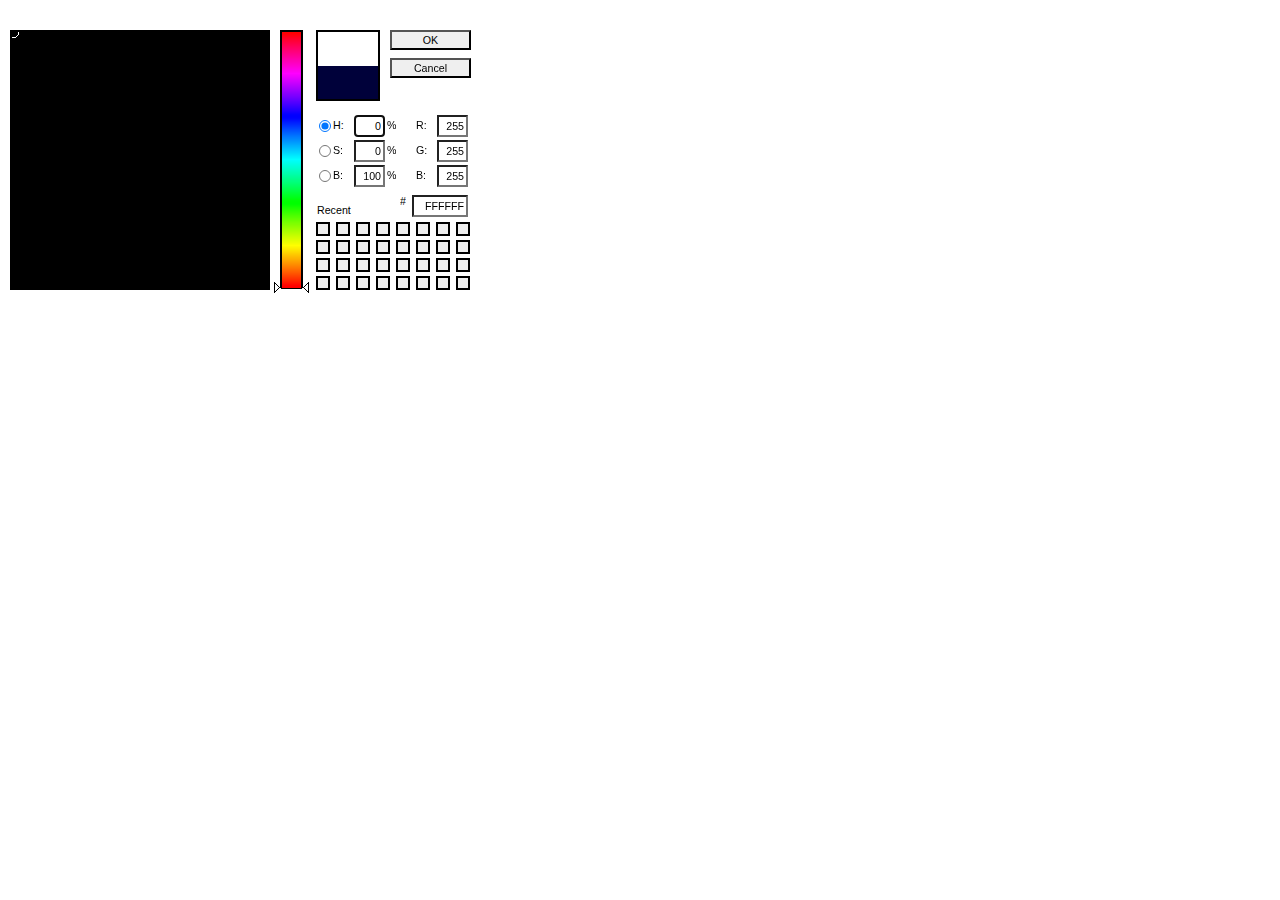
<file: VoiceOfKarabakh.UI.Mvc/wwwroot/richtexteditor/runtime/colorpicker_more_ns.htm>
<html xmlns="http://www.w3.org/1999/xhtml">
<head>
	<meta http-equiv="Page-Enter" content="blendTrans(Duration=0.1)" />
	<meta http-equiv="Page-Exit" content="blendTrans(Duration=0.1)" />

	<script type="text/javascript">
		function updateColor(c) {
			parent.rtecolorpicker.update(c);
		}
		function selectColor(c) {
			parent.rtecolorpicker.select(c);
		}
		function selectCancel() {
			parent.rtecolorpicker.cancel();
		}
		function setCallback(cb) {
			parent.rtecolorpicker.setCallback(cb);
		}
	</script>

	<script type="text/javascript">

		//alert("script load correctly v0.1");


		/****************************************************************\
			Cookie Functions
		\****************************************************************/


		function SetCookie(name, value, seconds) {
			localStorage.setItem("rte-" + name, value);
		}
		function GetCookie(name) {
			return localStorage.getItem("rte-" + name);
		}
		function GetCookieDictionary() {
			var dict = {};
			var cookies = document.cookie.split(';');
			for (var i = 0; i < cookies.length; i++) {
				var parts = cookies[i].split('=');
				dict[parts[0].replace(/\s/g, '')] = unescape(parts[1]);
			}
			return dict;
		}
		function GetCookieArray() {
			var arr = [];
			var cookies = document.cookie.split(';');
			for (var i = 0; i < cookies.length; i++) {
				var parts = cookies[i].split('=');
				var cookie = { name: parts[0].replace(/\s/g, ''), value: unescape(parts[1]) };
				arr[arr.length] = cookie;
			}
			return arr;
		}

		var __defaultcustomlist = ["#ffffff", "#ffffff", "#ffffff", "#ffffff", "#ffffff", "#ffffff", "#ffffff", "#ffffff"];

		function GetCustomColors() {
			var customlist = __defaultcustomlist.concat();
			for (var i = 0; i < 18; i++) {
				var color = GetCustomColor(i);
				if (color) customlist[i] = color;
			}
			return customlist;
		}
		function GetCustomColor(slot) {
			return GetCookie("CECC" + slot);
		}
		function SetCustomColor(slot, color) {
			SetCookie("CECC" + slot, color, 60 * 60 * 24 * 365);
		}

		var _origincolor = "";

		document.onmouseover = function (event) {
			event = window.event || event;
			var t = event.srcElement || event.target;
			if (t.className == "colordiv") {
				firecolorchange(t.style.backgroundColor);
			}
		}
		document.onmouseout = function (event) {
			event = window.event || event;
			var t = event.srcElement || event.target;
			if (t.className == "colordiv") {
				firecolorchange(_origincolor);
			}
		}
		document.onclick = function (event) {
			event = window.event || event;
			var t = event.srcElement || event.target;
			if (t.className == "colordiv") {
				var showname = document.getElementById("CheckboxColorNames") && document.getElementById("CheckboxColorNames").checked;
				if (showname) {
					do_select(t.getAttribute("cname") || t.style.backgroundColor);
				}
				else {
					do_select(t.getAttribute("cvalue") || t.style.backgroundColor);
				}
			}
		}


		var _editor;

		function firecolorchange(change) {

		}

		if (top.dialogArguments) {
			if (typeof (top.dialogArguments) == 'object') {
				if (top.dialogArguments.onchange) {
					firecolorchange = top.dialogArguments.onchange;
					_origincolor = top.dialogArguments.color;
					_editor = top.dialogArguments.editor;
				}
			}
		}

		var _selectedcolor = null;
		function do_select(color) {
			_selectedcolor = color;
			firecolorchange(color);
			var span = document.getElementById("divpreview");
			if (span) span.value = color;
		}
		function do_saverecent(color) {
			if (!color) return;
			if (color.length != 7) return;
			if (color.substring(0, 1) != "#") return;
			var hex = color.substring(1, 7);
			var recent = GetCookie("RecentColors");
			console.log("load recent", recent);
			if (!recent) recent = "";
			if ((recent.length % 6) != 0) recent = "";
			for (var i = 0; i < recent.length; i += 6) {
				if (recent.substr(i, 6) == hex) {
					recent = recent.substr(0, i) + recent.substr(i + 6);
					i -= 6;
				}
			}
			if (recent.length > 31 * 6)
				recent = recent.substr(0, 31 * 6);
			recent = hex + recent;
			//alert(recent);
			SetCookie("RecentColors", recent, 60 * 60 * 24 * 365);
			console.log("save recent", recent);
		}

		setCallback(do_saverecent);

		function do_insert() {
			var color;
			var divpreview = document.getElementById("divpreview");
			if (divpreview)
				color = divpreview.value;
			else
				color = _selectedcolor;
			if (!color) return;
			if (/^[0-9A-F]{6}$/ig.test(color)) {
				color = "#" + color;
			}
			try {
				document.createElement("SPAN").style.color = color;
				do_saverecent(color);
				selectColor(color);
			}
			catch (x) {
				alert(x.message);
				divpreview.value = "";
				return false;
			}
		}

		function do_Close() {
			selectCancel();
		}
	</script>

	<script type="text/javascript">
		var POSITIONADJUSTX = 22;
		var POSITIONADJUSTY = 52;
		var POSITIONADJUSTZ = 48;

		/*
		 * -----------------------------------------------------
		 * Author: Lewis E. Moten III
		 * Date: May, 16, 2004
		 * Homepage: http://www.lewismoten.com
		 * Email: lewis@moten.com
		 * -----------------------------------------------------
		 * 
		 * This code is Copyright (c) 2004 Lewis Moten, all rights reserved. 
		 * In order to receive the right to license this code for use on your 
		 * site the original code must be downloaded from lewismoten.com.
		 * License is granted to user to reuse this code on their own Web
		 * site if and only if this entire copyright notice is included. 
		 * Code written by Lewis Moten.
		 */


		var ColorMode = 1;
		var GradientPositionDark = new Boolean(false);
		var frm = new Object();
		var msg = new Object();
		var _xmlDocs = new Array();
		var _xmlIndex = -1;
		var _xml = null;
		LoadLanguage();

		window.onload = window_load;

		function initialize() {
			frm.btnCancel.onclick = btnCancel_Click;
			frm.btnOK.onclick = btnOK_Click;
			frm.txtHSB_Hue.onkeyup = Hsb_Changed;
			frm.txtHSB_Hue.onkeypress = validateNumber;
			frm.txtHSB_Saturation.onkeyup = Hsb_Changed;
			frm.txtHSB_Saturation.onkeypress = validateNumber;
			frm.txtHSB_Brightness.onkeyup = Hsb_Changed;
			frm.txtHSB_Brightness.onkeypress = validateNumber;
			frm.txtRGB_Red.onkeyup = Rgb_Changed;
			frm.txtRGB_Red.onkeypress = validateNumber;
			frm.txtRGB_Green.onkeyup = Rgb_Changed;
			frm.txtRGB_Green.onkeypress = validateNumber;
			frm.txtRGB_Blue.onkeyup = Rgb_Changed;
			frm.txtRGB_Blue.onkeypress = validateNumber;
			frm.txtHex.onkeyup = Hex_Changed;
			frm.txtHex.onkeypress = validateHex;
			frm.btnWebSafeColor.onclick = btnWebSafeColor_Click;
			frm.rdoHSB_Hue.onclick = rdoHsb_Hue_Click;
			frm.rdoHSB_Saturation.onclick = rdoHsb_Saturation_Click;
			frm.rdoHSB_Brightness.onclick = rdoHsb_Brightness_Click;

			document.getElementById("pnlGradient_Top").onclick = pnlGradient_Top_Click;
			document.getElementById("pnlGradient_Top").onmousemove = pnlGradient_Top_MouseMove;
			document.getElementById("pnlGradient_Top").onmousedown = pnlGradient_Top_MouseDown;
			document.getElementById("pnlGradient_Top").onmouseup = pnlGradient_Top_MouseUp;

			document.getElementById("pnlVertical_Top").onclick = pnlVertical_Top_Click;
			document.getElementById("pnlVertical_Top").onmousemove = pnlVertical_Top_MouseMove;
			document.getElementById("pnlVertical_Top").onmousedown = pnlVertical_Top_MouseDown;
			document.getElementById("pnlVertical_Top").onmouseup = pnlVertical_Top_MouseUp;
			document.getElementById("pnlWebSafeColor").onclick = btnWebSafeColor_Click;
			document.getElementById("pnlWebSafeColorBorder").onclick = btnWebSafeColor_Click;
			document.getElementById("pnlOldColor").onclick = pnlOldClick_Click;

			document.getElementById("lblHSB_Hue").onclick = rdoHsb_Hue_Click;
			document.getElementById("lblHSB_Saturation").onclick = rdoHsb_Saturation_Click;
			document.getElementById("lblHSB_Brightness").onclick = rdoHsb_Brightness_Click;

			frm.txtHSB_Hue.focus();
			window.focus();
		}
		function formatString(format) {
			format = new String(format);
			for (var i = 1; i < arguments.length; i++)
				format = format.replace(new RegExp("\\{" + (i - 1) + "\\}"), arguments[i]);
			return format;
		}
		function AddValue(o, value) {
			value = new String(value).toLowerCase();
			for (var i = 0; i < o.length; i++)
				if (o[i] == value) return;
			o[o.length] = value;
		}
		function SniffLanguage(l) {

		}
		function LoadNextLanguage() {

		}
		function LoadLanguage() {
			// set default language (en-us)
			msg.BadNumber = "A number between {0} and {1} is required. Closest value inserted.";
			msg.Title = "Color Picker";
			msg.SelectAColor = "Select a color:";
			msg.OKButton = "OK";
			msg.CancelButton = "Cancel";
			msg.Recent = "Recent";
			msg.WebSafeWarning = "Warning: not a web safe color";
			msg.WebSafeClick = "Click to select web safe color";
			msg.HsbHue = "H:";
			msg.HsbHueTooltip = "Hue";
			msg.HsbHueUnit = "%";
			msg.HsbSaturation = "S:";
			msg.HsbSaturationTooltip = "Saturation";
			msg.HsbSaturationUnit = "%";
			msg.HsbBrightness = "B:";
			msg.HsbBrightnessTooltip = "Brightness";
			msg.HsbBrightnessUnit = "%";
			msg.RgbRed = "R:";
			msg.RgbRedTooltip = "Red";
			msg.RgbGreen = "G:";
			msg.RgbGreenTooltip = "Green";
			msg.RgbBlue = "B:";
			msg.RgbBlueTooltip = "Blue";
			msg.Hex = "#";
			msg.RecentTooltip = "Recent:";

		}
		function AssignLanguage() {

		}
		function localize() {
			SetHTML(
				document.getElementById("lblSelectColorMessage"), msg.SelectAColor,
				document.getElementById("lblRecent"), msg.Recent,
				document.getElementById("lblHSB_Hue"), msg.HsbHue,
				document.getElementById("lblHSB_Saturation"), msg.HsbSaturation,
				document.getElementById("lblHSB_Brightness"), msg.HsbBrightness,
				document.getElementById("lblRGB_Red"), msg.RgbRed,
				document.getElementById("lblRGB_Green"), msg.RgbGreen,
				document.getElementById("lblRGB_Blue"), msg.RgbBlue,
				document.getElementById("lblHex"), msg.Hex,
				document.getElementById("lblUnitHSB_Hue"), msg.HsbHueUnit,
				document.getElementById("lblUnitHSB_Saturation"), msg.HsbSaturationUnit,
				document.getElementById("lblUnitHSB_Brightness"), msg.HsbBrightnessUnit
			);
			SetValue(
				frm.btnCancel, msg.CancelButton,
				frm.btnOK, msg.OKButton
			);
			SetTitle(
				frm.btnWebSafeColor, msg.WebSafeWarning,
				document.getElementById("pnlWebSafeColor"), msg.WebSafeClick,
				document.getElementById("pnlHSB_Hue"), msg.HsbHueTooltip,
				document.getElementById("pnlHSB_Saturation"), msg.HsbSaturationTooltip,
				document.getElementById("pnlHSB_Brightness"), msg.HsbBrightnessTooltip,
				document.getElementById("pnlRGB_Red"), msg.RgbRedTooltip,
				document.getElementById("pnlRGB_Green"), msg.RgbGreenTooltip,
				document.getElementById("pnlRGB_Blue"), msg.RgbBlueTooltip
			);

		}
		function window_load(e) {
			frm = document.getElementById("frmColorPicker");
			localize();
			initialize();

			var hex = GetQuery("Color").toUpperCase();
			if (hex == "") hex = "FFFFFF";
			if (hex.length == 7) hex = hex.substr(1, 6);
			frm.txtHex.value = hex;
			Hex_Changed(e);
			hex = Form_Get_Hex();
			SetBg(document.getElementById("pnlOldColor"), hex);

			frm.ColorType[new Number(GetCookie("ColorMode") || 0)].checked = true;
			ColorMode_Changed(e);

			var recent = GetCookie("RecentColors") || "";

			var RecentTooltip = msg.RecentTooltip;
			for (var i = 1; i < 33; i++)
				if (recent.length / 6 >= i) {
					hex = recent.substr((i - 1) * 6, 6);
					var rgb = HexToRgb(hex);
					var title = formatString(msg.RecentTooltip, hex, rgb[0], rgb[1], rgb[2]);
					SetBg(document.getElementById("pnlRecent" + i), hex);
					SetTitle(document.getElementById("pnlRecent" + i), title);
					document.getElementById("pnlRecent" + i).onclick = pnlRecent_Click;
				}
				else
					document.getElementById("pnlRecent" + i).style.border = "0px";
			//Hide(document.all["pnlRecent" + i]);
		}

		function pnlRecent_Click(e) {
			var color = e.target.style.backgroundColor;
			if (color.indexOf("rgb") != -1) {
				var rgb = new Array();
				color = color.substr(color.indexOf("(") + 1);
				color = color.substr(0, color.indexOf(")"));
				rgb[0] = new Number(color.substr(0, color.indexOf(",")));
				color = color.substr(color.indexOf(",") + 1);
				rgb[1] = new Number(color.substr(0, color.indexOf(",")));
				rgb[2] = new Number(color.substr(color.indexOf(",") + 1));
				color = RgbToHex(rgb);
			}
			else {
				color = color.substr(1, 6).toUpperCase();
			}
			frm.txtHex.value = color;
			Hex_Changed(e);
		}
		function pnlOldClick_Click(e) {
			frm.txtHex.value = document.getElementById("pnlOldColor").style.backgroundColor.substr(1, 6).toUpperCase();
			Hex_Changed(e);
		}
		function rdoHsb_Hue_Click(e) {
			frm.rdoHSB_Hue.checked = true;
			ColorMode_Changed(e);
		}
		function rdoHsb_Saturation_Click(e) {
			frm.rdoHSB_Saturation.checked = true;
			ColorMode_Changed(e);
		}
		function rdoHsb_Brightness_Click(e) {
			frm.rdoHSB_Brightness.checked = true;
			ColorMode_Changed(e);
		}
		function Hide() {
			for (var i = 0; i < arguments.length; i++)
				if (arguments[i])
					arguments[i].style.display = "none";
		}
		function Show() {
			for (var i = 0; i < arguments.length; i++)
				if (arguments[i])
					arguments[i].style.display = "";
		}
		function SetValue() {
			for (var i = 0; i < arguments.length; i += 2)
				arguments[i].value = arguments[i + 1];
		}
		function SetTitle() {
			for (var i = 0; i < arguments.length; i += 2)
				arguments[i].title = arguments[i + 1];
		}
		function SetHTML() {
			for (var i = 0; i < arguments.length; i += 2)
				arguments[i].innerHTML = arguments[i + 1];
		}
		function SetBg() {
			for (var i = 0; i < arguments.length; i += 2) {
				if (arguments[i])
					arguments[i].style.backgroundColor = "#" + arguments[i + 1];
			}
		}
		function SetBgPosition() {
			for (var i = 0; i < arguments.length; i += 3)
				arguments[i].style.backgroundPosition = arguments[i + 1] + "px " + arguments[i + 2] + "px";
		}
		function ColorMode_Changed(e) {
			for (var i = 0; i < 3; i++)
				if (frm.ColorType[i].checked) ColorMode = i;
			SetCookie("ColorMode", ColorMode, 60 * 60 * 24 * 365);

			Hide(
				document.getElementById("pnlGradientHsbHue_Hue"),
				document.getElementById("pnlGradientHsbHue_Black"),
				document.getElementById("pnlGradientHsbHue_White"),
				document.getElementById("pnlVerticalHsbHue_Background"),
				document.getElementById("pnlVerticalHsbSaturation_Hue"),
				document.getElementById("pnlVerticalHsbSaturation_White"),
				document.getElementById("pnlVerticalHsbBrightness_Hue"),
				document.getElementById("pnlVerticalHsbBrightness_Black"),
				document.getElementById("pnlVerticalRgb_Start"),
				document.getElementById("pnlVerticalRgb_End"),
				document.getElementById("pnlGradientRgb_Base"),
				document.getElementById("pnlGradientRgb_Invert"),
				document.getElementById("pnlGradientRgb_Overlay1"),
				document.getElementById("pnlGradientRgb_Overlay2")
			);

			switch (ColorMode) {
				case 0:
					document.getElementById("imgGradient").src = "images/cpns_ColorSpace1.png";
					Show(
						document.getElementById("pnlGradientHsbHue_Hue"),
						document.getElementById("pnlGradientHsbHue_Black"),
						document.getElementById("pnlGradientHsbHue_White"),
						document.getElementById("pnlVerticalHsbHue_Background")
					);
					Hsb_Changed(e);
					break;
				case 1:
					document.getElementById("imgGradient").src = "images/cpns_ColorSpace2.png";
					document.getElementById("pnlVerticalHsbSaturation_Hue").src = "images/cpns_Vertical1.png";
					Show(
						document.getElementById("pnlGradientHsbHue_Hue"),
						document.getElementById("pnlVerticalHsbSaturation_Hue")
					);
					document.getElementById("pnlGradientHsbHue_Hue").style.backgroundColor = "#000000";
					Hsb_Changed(e);
					break;
				case 2:
					document.getElementById("imgGradient").src = "images/cpns_ColorSpace2.png";
					document.getElementById("pnlVerticalHsbSaturation_Hue").src = "images/cpns_Vertical2.png";
					Show(
						document.getElementById("pnlGradientHsbHue_Hue"),
						document.getElementById("pnlVerticalHsbSaturation_Hue")
					);
					document.getElementById("pnlGradientHsbHue_Hue").style.backgroundColor = "#ffffff";
					Hsb_Changed(e);
					break;
				default:
					break;
			}
		}
		function btnWebSafeColor_Click(e) {
			var rgb = HexToRgb(frm.txtHex.value);
			rgb = RgbToWebSafeRgb(rgb);
			frm.txtHex.value = RgbToHex(rgb);
			Hex_Changed(e);
		}
		function checkWebSafe() {
			var rgb = Form_Get_Rgb();
			if (RgbIsWebSafe(rgb)) {
				Hide(
					frm.btnWebSafeColor,
					document.getElementById("pnlWebSafeColor"),
					document.getElementById("pnlWebSafeColorBorder")
				);
			}
			else {
				rgb = RgbToWebSafeRgb(rgb);
				SetBg(document.getElementById("pnlWebSafeColor"), RgbToHex(rgb));
				Show(
					frm.btnWebSafeColor,
					document.getElementById("pnlWebSafeColor"),
					document.getElementById("pnlWebSafeColorBorder")
				);
			}
		}
		function validateNumber(e) {
			var key = String.fromCharCode(e.which);
			if (IgnoreKey(e)) return;
			if ("01234567879".indexOf(key) != -1) return;
			e.which = 0;
		}
		function validateHex(e) {
			if (IgnoreKey(e)) return;
			var key = String.fromCharCode(e.which);
			if ("abcdef".indexOf(key) != -1) {
				//e.which = key.toUpperCase().charCodeAt(0);
				return;
			}
			if ("01234567879ABCDEF".indexOf(key) != -1) return;
			//e.which = 0;	
		}
		function IgnoreKey(e) {
			var key = String.fromCharCode(e.which);
			var keys = new Array(0, 8, 9, 13, 27);
			if (key == null) return true;
			for (var i = 0; i < 5; i++)
				if (e.which == keys[i]) return true;
			return false;
		}
		function btnCancel_Click() {
			selectCancel();
		}
		function btnOK_Click() {
			var hex = "#"+ new String(frm.txtHex.value);
			//alert(hex);
			do_saverecent(hex);
			selectColor(hex);
		}
		function SetGradientPosition(e) {
			
			var x = e.offsetX;
			var y = e.offsetY;

			if (e.type == "mousemove" || e.type == "mouseup") {
				x -= 12;	//browser bug , the offsetX includes offsetLeft
				y -= 32;	//browser bug
			}

			x = x < 0 ? 0 : x > 255 ? 255 : x;
			y = y < 0 ? 0 : y > 255 ? 255 : y;

			SetBgPosition(document.getElementById("pnlGradientPosition"), x - 5, y - 5);
			switch (ColorMode) {
				case 0:
					var hsb = new Array(0, 0, 0);
					hsb[1] = x / 255;
					hsb[2] = 1 - (y / 255);
					frm.txtHSB_Saturation.value = Math.round(hsb[1] * 100);
					frm.txtHSB_Brightness.value = Math.round(hsb[2] * 100);
					Hsb_Changed(e);
					break;
				case 1:
					var hsb = new Array(0, 0, 0);
					hsb[0] = x / 255;
					hsb[2] = 1 - (y / 255);
					frm.txtHSB_Hue.value = hsb[0] == 1 ? 0 : Math.round(hsb[0] * 360);
					frm.txtHSB_Brightness.value = Math.round(hsb[2] * 100);
					Hsb_Changed(e);
					break;
				case 2:
					var hsb = new Array(0, 0, 0);
					hsb[0] = x / 255;
					hsb[1] = 1 - (y / 255);
					frm.txtHSB_Hue.value = hsb[0] == 1 ? 0 : Math.round(hsb[0] * 360);
					frm.txtHSB_Saturation.value = Math.round(hsb[1] * 100);
					Hsb_Changed(e);
					break;
			}
		}
		function Hex_Changed(e) {
			var hex = Form_Get_Hex();
			var rgb = HexToRgb(hex);
			var hsb = RgbToHsb(rgb);
			Form_Set_Rgb(rgb);
			Form_Set_Hsb(hsb);
			SetBg(document.getElementById("pnlNewColor"), hex);
			SetupCursors(e);
			SetupGradients();
			checkWebSafe();
			updateColor("#" + hex);
		}
		function Rgb_Changed(e) {
			var rgb = Form_Get_Rgb();
			var hsb = RgbToHsb(rgb);
			var hex = RgbToHex(rgb);
			Form_Set_Hsb(hsb);
			Form_Set_Hex(hex);
			SetBg(document.getElementById("pnlNewColor"), hex);
			SetupCursors(e);
			SetupGradients();
			checkWebSafe();
			updateColor("#" + hex);
		}
		function Hsb_Changed(e) {
			var hsb = Form_Get_Hsb();
			var rgb = HsbToRgb(hsb);
			var hex = RgbToHex(rgb);
			Form_Set_Rgb(rgb);
			Form_Set_Hex(hex);
			SetBg(document.getElementById("pnlNewColor"), hex);
			SetupCursors(e);
			SetupGradients();
			checkWebSafe();
			updateColor("#"+hex);
		}
		function Form_Set_Hex(hex) {
			frm.txtHex.value = hex;
		}

		function Form_Get_Hex() {
			var hex = new String(frm.txtHex.value);
			for (var i = 0; i < hex.length; i++)
				if ("0123456789ABCDEFabcdef".indexOf(hex.substr(i, 1)) == -1) {
					hex = "000000";
					frm.txtHex.value = hex;
					alert(formatString(msg.BadNumber, "000000", "FFFFFF"));
					break;
				}
			while (hex.length < 6)
				hex = "0" + hex;
			return hex;
		}
		function Form_Get_Hsb() {
			var hsb = new Array(0, 0, 0);

			hsb[0] = new Number(frm.txtHSB_Hue.value) / 360;
			hsb[1] = new Number(frm.txtHSB_Saturation.value) / 100;
			hsb[2] = new Number(frm.txtHSB_Brightness.value) / 100;
			if (hsb[0] > 1 || isNaN(hsb[0])) {
				hsb[0] = 1;
				frm.txtHSB_Hue.value = 360;
				alert(formatString(msg.BadNumber, 0, 360));
			}
			if (hsb[1] > 1 || isNaN(hsb[1])) {
				hsb[1] = 1;
				frm.txtHSB_Saturation.value = 100;
				alert(formatString(msg.BadNumber, 0, 100));
			}
			if (hsb[2] > 1 || isNaN(hsb[2])) {
				hsb[2] = 1;
				frm.txtHSB_Brightness.value = 100;
				alert(formatString(msg.BadNumber, 0, 100));
			}
			return hsb;
		}
		function Form_Set_Hsb(hsb) {
			SetValue(
				frm.txtHSB_Hue, Math.round(hsb[0] * 360),
				frm.txtHSB_Saturation, Math.round(hsb[1] * 100),
				frm.txtHSB_Brightness, Math.round(hsb[2] * 100)
			)
		}
		function Form_Get_Rgb() {
			var rgb = new Array(0, 0, 0);
			rgb[0] = new Number(frm.txtRGB_Red.value);
			rgb[1] = new Number(frm.txtRGB_Green.value);
			rgb[2] = new Number(frm.txtRGB_Blue.value);

			if (rgb[0] > 255 || isNaN(rgb[0]) || rgb[0] != Math.round(rgb[0])) {
				rgb[0] = 255;
				frm.txtRGB_Red.value = 255;
				alert(formatString(msg.BadNumber, 0, 255));
			}
			if (rgb[1] > 255 || isNaN(rgb[1]) || rgb[1] != Math.round(rgb[1])) {
				rgb[1] = 255;
				frm.txtRGB_Green.value = 255;
				alert(formatString(msg.BadNumber, 0, 255));
			}
			if (rgb[2] > 255 || isNaN(rgb[2]) || rgb[2] != Math.round(rgb[2])) {
				rgb[2] = 255;
				frm.txtRGB_Blue.value = 255;
				alert(formatString(msg.BadNumber, 0, 255));
			}
			return rgb;
		}
		function Form_Set_Rgb(rgb) {
			frm.txtRGB_Red.value = rgb[0];
			frm.txtRGB_Green.value = rgb[1];
			frm.txtRGB_Blue.value = rgb[2];
		}
		function SetupCursors(e) {
			var hsb = Form_Get_Hsb();
			var rgb = Form_Get_Rgb();
			if (RgbToYuv(rgb)[0] >= .5) SetGradientPositionDark();
			else SetGradientPositionLight();
			if (e.target != null) {
				if (e.target.id == "pnlGradient_Top") return;
				if (e.target.id == "pnlVertical_Top") return;
			}
			var x;
			var y;
			var z;

			if (ColorMode >= 0 && ColorMode <= 2)
				for (var i = 0; i < 3; i++)
					hsb[i] *= 255;

			switch (ColorMode) {
				case 0:
					x = hsb[1];
					y = hsb[2];
					z = hsb[0] == 0 ? 1 : hsb[0];
					break;
				case 1:
					x = hsb[0] == 0 ? 1 : hsb[0];
					y = hsb[2];
					z = hsb[1];
					break;
				case 2:
					x = hsb[0] == 0 ? 1 : hsb[0];
					y = hsb[1];
					z = hsb[2];
					break;
			}

			y = 255 - y;
			z = 255 - z;

			SetBgPosition(document.getElementById("pnlGradientPosition"), x - 5, y - 5);
			document.getElementById("pnlVerticalPosition").style.top = (z + 27) + "px";
		}
		function SetupGradients() {
			var hsb = Form_Get_Hsb();
			var rgb = Form_Get_Rgb();
			switch (ColorMode) {
				case 0:
					SetBg(document.getElementById("pnlGradientHsbHue_Hue"), RgbToHex(HueToRgb(hsb[0])));
					break;
				case 1:
					SetBg(document.getElementById("pnlVerticalHsbSaturation_Hue"), RgbToHex(HsbToRgb(new Array(hsb[0], 1, hsb[2]))));
					break;
				case 2:
					SetBg(document.getElementById("pnlVerticalHsbSaturation_Hue"), RgbToHex(HsbToRgb(new Array(hsb[0], hsb[1], 1))));
					break;
				default:
			}
		}
		function SetGradientPositionDark() {
			if (GradientPositionDark) return;
			GradientPositionDark = true;
			document.getElementById("pnlGradientPosition").style.backgroundImage = "url(images/cpns_GradientPositionDark.gif)";
		}
		function SetGradientPositionLight() {
			if (!GradientPositionDark) return;
			GradientPositionDark = false;
			document.getElementById("pnlGradientPosition").style.backgroundImage = "url(images/cpns_GradientPositionLight.gif)";
		}
		function pnlGradient_Top_Click(e) {
			e.cancelBubble = true;
			SetGradientPosition(e)
			document.getElementById("pnlGradient_Top").className = "GradientNormal";
			_down = false;
		}
		var _down = false;
		function pnlGradient_Top_MouseMove(e) {
			e.cancelBubble = true;
			if (!_down) return;
			SetGradientPosition(e)
		}
		function pnlGradient_Top_MouseDown(e) {
			e.cancelBubble = true;
			_down = true;
			SetGradientPosition(e)
			document.getElementById("pnlGradient_Top").className = "GradientFullScreen";
		}
		function pnlGradient_Top_MouseUp(e) {
			_down = false;
			e.cancelBubble = true;
			SetGradientPosition(e)
			document.getElementById("pnlGradient_Top").className = "GradientNormal";
		}
		function Document_MouseUp() {
			e.cancelBubble = true;
			document.getElementById("pnlGradient_Top").className = "GradientNormal";
		}
		function SetVerticalPosition(e) {

			var z = e.offsetY-6;

			if (z < 27) z = 27;
			if (z > 282) z = 282;
			document.getElementById("pnlVerticalPosition").style.top = z + "px";
			z = 1 - ((z - 27) / 255);

			switch (ColorMode) {
				case 0:
					if (z == 1) z = 0;
					frm.txtHSB_Hue.value = Math.round(z * 360);
					Hsb_Changed(e);
					break;
				case 1:
					frm.txtHSB_Saturation.value = Math.round(z * 100);
					Hsb_Changed(e);
					break;
				case 2:
					frm.txtHSB_Brightness.value = Math.round(z * 100);
					Hsb_Changed(e);
					break;
			}
		}
		function pnlVertical_Top_Click(e) {
			SetVerticalPosition(e, e.pageY - 5);
			e.cancelBubble = true;
		}
		function pnlVertical_Top_MouseMove(e) {
			if (!window._isverdown) return;
			if (e.which != 1) return;
			SetVerticalPosition(e, e.pageY - 5);
			e.cancelBubble = true;
		}
		function pnlVertical_Top_MouseDown(e) {
			window._isverdown = true;
			SetVerticalPosition(e, e.pageY - 5);
			e.cancelBubble = true;
		}
		function pnlVertical_Top_MouseUp(e) {
			window._isverdown = false;
			SetVerticalPosition(e, e.pageY - 5);
			e.cancelBubble = true;
		}


		function GetQuery(name) {
			var i = 0;
			while (window.location.search.indexOf(name + "=", i) != -1) {
				var value = window.location.search.substr(window.location.search.indexOf(name + "=", i));
				value = value.substr(name.length + 1);
				if (value.indexOf("&") != -1)
					if (value.indexOf("&") == 0)
						value = "";
					else
						value = value.substr(0, value.indexOf("&"));
				return unescape(value);
			}
			return "";
		}
		function RgbIsWebSafe(rgb) {
			var hex = RgbToHex(rgb);
			for (var i = 0; i < 3; i++)
				if ("00336699CCFF".indexOf(hex.substr(i * 2, 2)) == -1) return false;
			return true;
		}
		function RgbToWebSafeRgb(rgb) {
			var safeRgb = new Array(rgb[0], rgb[1], rgb[2]);
			if (RgbIsWebSafe(rgb)) return safeRgb;
			var safeValue = new Array(0x00, 0x33, 0x66, 0x99, 0xCC, 0xFF);
			for (var i = 0; i < 3; i++)
				for (var j = 1; j < 6; j++)
					if (safeRgb[i] > safeValue[j - 1] && safeRgb[i] < safeValue[j]) {
						if (safeRgb[i] - safeValue[j - 1] > safeValue[j] - safeRgb[i])
							safeRgb[i] = safeValue[j];
						else
							safeRgb[i] = safeValue[j - 1];
						break;
					}
			return safeRgb;
		}
		function RgbToYuv(rgb) {
			var yuv = new Array();

			yuv[0] = (rgb[0] * 0.299 + rgb[1] * 0.587 + rgb[2] * 0.114) / 255;
			yuv[1] = (rgb[0] * -0.169 + rgb[1] * -0.332 + rgb[2] * 0.500 + 128) / 255;
			yuv[2] = (rgb[0] * 0.500 + rgb[1] * -0.419 + rgb[2] * -0.0813 + 128) / 255;

			return yuv;
		}
		function RgbToHsb(rgb) {
			var sRgb = new Array(rgb[0], rgb[1], rgb[2]);
			var min = new Number(1);
			var max = new Number(0);
			var delta = new Number(1);
			var hsb = new Array(0, 0, 0);
			var deltaRgb = new Array();

			for (var i = 0; i < 3; i++) {
				sRgb[i] = rgb[i] / 255;
				if (sRgb[i] < min) min = sRgb[i];
				if (sRgb[i] > max) max = sRgb[i];
			}

			delta = max - min;
			hsb[2] = max;

			if (delta == 0) return hsb;

			hsb[1] = delta / max;

			for (var i = 0; i < 3; i++)
				deltaRgb[i] = (((max - sRgb[i]) / 6) + (delta / 2)) / delta;

			if (sRgb[0] == max)
				hsb[0] = deltaRgb[2] - deltaRgb[1];
			else if (sRgb[1] == max)
				hsb[0] = (1 / 3) + deltaRgb[0] - deltaRgb[2];
			else if (sRgb[2] == max)
				hsb[0] = (2 / 3) + deltaRgb[1] - deltaRgb[0];

			if (hsb[0] < 0)
				hsb[0] += 1;
			else if (hsb[0] > 1)
				hsb[0] -= 1;
			return hsb;
		}
		function HsbToRgb(hsb) {
			var rgb = HueToRgb(hsb[0]);
			var s = hsb[2] * 255;

			for (var i = 0; i < 3; i++) {
				rgb[i] = rgb[i] * hsb[2];
				rgb[i] = ((rgb[i] - s) * hsb[1]) + s;
				rgb[i] = Math.round(rgb[i]);
			}
			return rgb;
		}
		function RgbToHex(rgb) {
			var hex = new String();

			for (var i = 0; i < 3; i++) {
				rgb[2 - i] = Math.round(rgb[2 - i]);
				hex = rgb[2 - i].toString(16) + hex;
				if (hex.length % 2 == 1) hex = "0" + hex;
			}

			return hex.toUpperCase();
		}
		function HexToRgb(hex) {
			var rgb = new Array();
			for (var i = 0; i < 3; i++)
				rgb[i] = new Number("0x" + hex.substr(i * 2, 2));
			return rgb;
		}
		function HueToRgb(hue) {
			var degrees = hue * 360;
			var rgb = new Array(0, 0, 0);
			var percent = (degrees % 60) / 60;

			if (degrees < 60) {
				rgb[0] = 255;
				rgb[1] = percent * 255;
			}
			else if (degrees < 120) {
				rgb[1] = 255;
				rgb[0] = (1 - percent) * 255;
			}
			else if (degrees < 180) {
				rgb[1] = 255;
				rgb[2] = percent * 255;
			}
			else if (degrees < 240) {
				rgb[2] = 255;
				rgb[1] = (1 - percent) * 255;
			}
			else if (degrees < 300) {
				rgb[2] = 255;
				rgb[0] = percent * 255;
			}
			else if (degrees < 360) {
				rgb[0] = 255;
				rgb[2] = (1 - percent) * 255;
			}

			return rgb;
		}
		function CheckHexSelect() {
			if (window.do_select && window.frm && frm.txtHex) {
				var color = "#" + frm.txtHex.value;
				if (color.length == 7) {
					if (window.__cphex != color) {
						window.__cphex = color;
						window.do_select(color)
					}
				}
			}
		}
		setInterval(CheckHexSelect, 10);
	</script>

	<style>
		body, input, textarea, button, select, fieldset, table {
			color: windowtext;
			font-family: -apple-system, BlinkMacSystemFont, "Segoe UI", Roboto, Helvetica, Arial, sans-serif, "Apple Color Emoji", "Segoe UI Emoji", "Segoe UI Symbol";
			font-size: 12px;
		}

		table, textarea {
			text-align: left;
		}

		button {
			padding-top: 1px;
			height: 22px;
		}

		.formbutton {
			cursor: pointer;
			padding: 1px 10px;
		}

		#uploader input {
			cursor: pointer;
			padding: 1px 10px;
			height: 21px;
			vertical-align: top;
		}

		#uploader {
			padding: 10px 0 10px 30px;
			width: 100px;
		}

		fieldset {
			border: 1px solid #dddddd;
			padding: 2px;
		}

		.boxBg {
			background-color: #dddddd;
		}

		.boxBorder {
			border: 1px solid #dddddd;
		}

		.normal {
			color: windowtext;
			font-family: -apple-system, BlinkMacSystemFont, "Segoe UI", Roboto, Helvetica, Arial, sans-serif, "Apple Color Emoji", "Segoe UI Emoji", "Segoe UI Symbol";
			font-size: 11px;
		}

		.sortable {
			color: windowtext;
			font-family: -apple-system, BlinkMacSystemFont, "Segoe UI", Roboto, Helvetica, Arial, sans-serif, "Apple Color Emoji", "Segoe UI Emoji", "Segoe UI Symbol";
			font-size: 11px;
		}

		body {
			overflow: hidden;
			margin: 0px;
			padding: 0px;
			height: 100%;
		}

		.buttons a {
			width: 100px;
			margin: 0 7px 3px 0;
			text-decoration: none;
			background-color: #f5f5f5;
			background: url(images/formbg.gif) repeat-x left top;
			border-top: solid 1px #cccccc;
			border-left: solid 1px #cccccc;
			border-right: solid 1px #aaaaaa;
			border-bottom: solid 1px #aaaaaa;
			padding: 4px 12px 5px 5px;
			display: block;
			cursor: pointer;
			font-family: -apple-system, BlinkMacSystemFont, "Segoe UI", Roboto, Helvetica, Arial, sans-serif, "Apple Color Emoji", "Segoe UI Emoji", "Segoe UI Symbol";
			font-size: 11px;
			line-height: 120%;
			color: #333;
			outline: none;
			font-weight: normal;
		}

			.buttons a img {
				margin: 0 3px -3px 0 !important;
				width: 16px;
				height: 16px;
				padding: 0 !important;
				border: none !important;
				display: inline !important;
			}

			.buttons a:hover {
				background-color: #C0DDFC;
				background: url(images/formbg2.gif) repeat-x left top;
				border: 1px solid #3388ff;
				color: #333;
			}

			.buttons a.current {
				background-color: #C0DDFC;
				background: url(images/formbg2.gif) repeat-x left top;
				border: 1px solid #3388ff;
				color: #333;
			}

				.buttons a.current:hover {
					background: url(images/formbg.gif) repeat-x left top;
					border-top: solid 1px #cccccc;
					border-left: solid 1px #cccccc;
					border-right: solid 1px #aaaaaa;
					border-bottom: solid 1px #aaaaaa;
				}

		#div_demo {
			position: static !important;
			width: 100% !important;
			height: 100% !important;
		}

		#outer {
			width: 300px;
			overflow: auto;
			height: 150px;
			margin-top: 7px;
			background-color: #ffffff;
			font-family: -apple-system, BlinkMacSystemFont, "Segoe UI", Roboto, Helvetica, Arial, sans-serif, "Apple Color Emoji", "Segoe UI Emoji", "Segoe UI Symbol";
			font-size: 11px;
			border: #dddddd 1px solid;
		}

		.inputbuttoncancel, .inputbuttoninsert {
			width: 80px;
			padding-top: 2px;
		}

		.dialogButton {
			border: 1px solid #f5f5f4;
			padding: 1px;
		}

		.editimgDisabled {
			/*filter:gray alpha(opacity=25);opacity: .25; -moz-opacity: .25;*/
		}

		.filelistHeadCol A {
			font-family: -apple-system, BlinkMacSystemFont, "Segoe UI", Roboto, Helvetica, Arial, sans-serif, "Apple Color Emoji", "Segoe UI Emoji", "Segoe UI Symbol";
			font-size: 11px;
			/*	cursor: default; */
			color: windowtext;
		}

		a.filelistHeadCol:visited, a.filelistHeadCol:link /* Font used for links in the navigation menu */ {
			font-family: -apple-system, BlinkMacSystemFont, "Segoe UI", Roboto, Helvetica, Arial, sans-serif, "Apple Color Emoji", "Segoe UI Emoji", "Segoe UI Symbol";
			font-size: 11px;
			color: #ffffff;
			text-decoration: none;
		}

		a.filelistHeadCol:Hover /* Font used for hovering over a link in the navigation menu */ {
			color: #FF3300;
			font-family: -apple-system, BlinkMacSystemFont, "Segoe UI", Roboto, Helvetica, Arial, sans-serif, "Apple Color Emoji", "Segoe UI Emoji", "Segoe UI Symbol";
			font-size: 11px;
		}

		#container {
			padding: 10px;
			margin: 0;
			text-align: center;
			background: #eeeeee;
		}

		#container-bottom {
			clear: both;
			text-align: right;
			padding-right: 30px;
			margin-right: 30px;
			background: #eeeeee;
			margin-top: 5px;
		}

		.tab-pane-control.tab-pane {
			position: relative;
			width: 100%;
		}

		.tab-pane-control.tab-pane {
			position: relative;
			width: 100%;
		}

		.tab-pane-control .tab-row .tab {
			font-family: -apple-system, BlinkMacSystemFont, "Segoe UI", Roboto, Helvetica, Arial, sans-serif, "Apple Color Emoji", "Segoe UI Emoji", "Segoe UI Symbol";
			font-size: 11px;
			display: inline;
			margin: 1px -2px 1px 2px;
			float: left;
			padding: 2px 5px 3px 5px;
			background: #ECECEC url(images/formbn.gif) repeat-x;
			border: 1px solid;
			border-color: #898C95;
			border-bottom: 0;
			z-index: 1;
			position: relative;
			top: 0;
			cursor: pointer;
		}

			.tab-pane-control .tab-row .tab.selected {
				border-bottom: 0;
				z-index: 3;
				padding: 2px 6px 5px 7px;
				margin: 1px -3px -2px 0px;
				top: -2px;
				background: #f5f5f5;
				cursor: pointer;
			}

			.tab-pane-control .tab-row .tab a {
				font-family: -apple-system, BlinkMacSystemFont, "Segoe UI", Roboto, Helvetica, Arial, sans-serif, "Apple Color Emoji", "Segoe UI Emoji", "Segoe UI Symbol";
				font-size: 11px;
				font-weight: normal;
				color: black;
				text-decoration: none;
				outline: none;
			}

		.tab-pane-control .tab-row .hover a {
			color: blue;
		}

		.tab-pane-control .tab-page {
			clear: both;
			border: 1px solid;
			border-color: #898C95;
			background: #f5f5f5;
			z-index: 2;
			position: relative;
			top: -2px;
			color: black;
			font: Message-Box;
			padding: 5px;
		}

		.tab-pane-control .tab-row {
			z-index: 1;
			white-space: nowrap;
		}

		.tab-pane-control .tab-row {
			z-index: 1;
			white-space: nowrap;
		}

		#FoldersAndFiles {
			table-layout: fixed;
		}

			#FoldersAndFiles td {
				text-align: left;
				vertical-align: middle;
			}

		.cursor {
			cursor: pointer;
		}

		div.progress-container {
			background-color: green;
			height: 5px;
			width: 50px;
			font-size: 5px;
			margin: 2px 5px 2px 6px;
		}

			div.progress-container div {
				background-color: red;
				height: 5px;
				font-size: 5px
			}

		#uploadinfo {
			margin: 0;
			padding: 0 0 0 20px;
		}


		/*
-----------------------------------------------------
Author: Lewis E. Moten III
Date: May, 16, 2004
Homepage: http://www.lewismoten.com
Email: lewis@moten.com
-----------------------------------------------------
*/

		/*
filter:progid:DXImageTransform.Microsoft.BasicImage(rotation=1);
*/

		#pnlRecent DIV {
			width: 10px;
			height: 10px;
			border: solid 1px black;
			background-color: ButtonFace;
		}

		#pnlRecentBorder DIV {
			width: 12px;
			height: 12px;
			border-left: 1px solid ThreeDShadow;
			border-top: 1px solid ThreeDShadow;
			border-right: 1px solid ThreeDHighlight;
			border-bottom: 1px solid ThreeDHighlight;
			background-color: ButtonFace;
		}

		#pnlRecentBorder {
			top: 222px;
			left: 316px;
			width: 160px;
			height: 70px;
		}

		#pnlRecent {
			top: 223px;
			left: 317px;
			width: 160px;
			height: 70px;
		}

		#lblRecent {
			top: 204px;
			left: 317px;
			width: 80px;
			height: 16px;
		}

		#pnlRecent1 {
			top: 0px;
			left: 0px;
		}

		#pnlRecent2 {
			top: 0px;
			left: 20px;
		}

		#pnlRecent3 {
			top: 0px;
			left: 40px;
		}

		#pnlRecent4 {
			top: 0px;
			left: 60px;
		}

		#pnlRecent5 {
			top: 0px;
			left: 80px;
		}

		#pnlRecent6 {
			top: 0px;
			left: 100px;
		}

		#pnlRecent7 {
			top: 0px;
			left: 120px;
		}

		#pnlRecent8 {
			top: 0px;
			left: 140px;
		}

		#pnlRecent9 {
			top: 18px;
			left: 0px;
		}

		#pnlRecent10 {
			top: 18px;
			left: 20px;
		}

		#pnlRecent11 {
			top: 18px;
			left: 40px;
		}

		#pnlRecent12 {
			top: 18px;
			left: 60px;
		}

		#pnlRecent13 {
			top: 18px;
			left: 80px;
		}

		#pnlRecent14 {
			top: 18px;
			left: 100px;
		}

		#pnlRecent15 {
			top: 18px;
			left: 120px;
		}

		#pnlRecent16 {
			top: 18px;
			left: 140px;
		}

		#pnlRecent17 {
			top: 36px;
			left: 0px;
		}

		#pnlRecent18 {
			top: 36px;
			left: 20px;
		}

		#pnlRecent19 {
			top: 36px;
			left: 40px;
		}

		#pnlRecent20 {
			top: 36px;
			left: 60px;
		}

		#pnlRecent21 {
			top: 36px;
			left: 80px;
		}

		#pnlRecent22 {
			top: 36px;
			left: 100px;
		}

		#pnlRecent23 {
			top: 36px;
			left: 120px;
		}

		#pnlRecent24 {
			top: 36px;
			left: 140px;
		}

		#pnlRecent25 {
			top: 54px;
			left: 0px;
		}

		#pnlRecent26 {
			top: 54px;
			left: 20px;
		}

		#pnlRecent27 {
			top: 54px;
			left: 40px;
		}

		#pnlRecent28 {
			top: 54px;
			left: 60px;
		}

		#pnlRecent29 {
			top: 54px;
			left: 80px;
		}

		#pnlRecent30 {
			top: 54px;
			left: 100px;
		}

		#pnlRecent31 {
			top: 54px;
			left: 120px;
		}

		#pnlRecent32 {
			top: 54px;
			left: 140px;
		}

		#pnlRecentBorder1 {
			top: 0px;
			left: 0px;
		}

		#pnlRecentBorder2 {
			top: 0px;
			left: 20px;
		}

		#pnlRecentBorder3 {
			top: 0px;
			left: 40px;
		}

		#pnlRecentBorder4 {
			top: 0px;
			left: 60px;
		}

		#pnlRecentBorder5 {
			top: 0px;
			left: 80px;
		}

		#pnlRecentBorder6 {
			top: 0px;
			left: 100px;
		}

		#pnlRecentBorder7 {
			top: 0px;
			left: 120px;
		}

		#pnlRecentBorder8 {
			top: 0px;
			left: 140px;
		}

		#pnlRecentBorder9 {
			top: 18px;
			left: 0px;
		}

		#pnlRecentBorder10 {
			top: 18px;
			left: 20px;
		}

		#pnlRecentBorder11 {
			top: 18px;
			left: 40px;
		}

		#pnlRecentBorder12 {
			top: 18px;
			left: 60px;
		}

		#pnlRecentBorder13 {
			top: 18px;
			left: 80px;
		}

		#pnlRecentBorder14 {
			top: 18px;
			left: 100px;
		}

		#pnlRecentBorder15 {
			top: 18px;
			left: 120px;
		}

		#pnlRecentBorder16 {
			top: 18px;
			left: 140px;
		}

		#pnlRecentBorder17 {
			top: 36px;
			left: 0px;
		}

		#pnlRecentBorder18 {
			top: 36px;
			left: 20px;
		}

		#pnlRecentBorder19 {
			top: 36px;
			left: 40px;
		}

		#pnlRecentBorder20 {
			top: 36px;
			left: 60px;
		}

		#pnlRecentBorder21 {
			top: 36px;
			left: 80px;
		}

		#pnlRecentBorder22 {
			top: 36px;
			left: 100px;
		}

		#pnlRecentBorder23 {
			top: 36px;
			left: 120px;
		}

		#pnlRecentBorder24 {
			top: 36px;
			left: 140px;
		}

		#pnlRecentBorder25 {
			top: 54px;
			left: 0px;
		}

		#pnlRecentBorder26 {
			top: 54px;
			left: 20px;
		}

		#pnlRecentBorder27 {
			top: 54px;
			left: 40px;
		}

		#pnlRecentBorder28 {
			top: 54px;
			left: 60px;
		}

		#pnlRecentBorder29 {
			top: 54px;
			left: 80px;
		}

		#pnlRecentBorder30 {
			top: 54px;
			left: 100px;
		}

		#pnlRecentBorder31 {
			top: 54px;
			left: 120px;
		}

		#pnlRecentBorder32 {
			top: 54px;
			left: 140px;
		}

		#pnlVerticalRgb_Start {
			top: 32px;
			left: 282px;
			height: 256px;
			width: 19px;
			background-color: white;
			z-index: 3;
		}

		#pnlVerticalRgb_End {
			top: 32px;
			left: 282px;
			height: 256px;
			width: 19px;
			background-color: cyan;
			z-index: 4;
			FILTER: Alpha(Opacity=0, FinishOpacity=100, Style=1, startX=0, finishX=0, startY=0, finishY=100);
		}

		#pnlGradientRgb_Base {
			top: 32px;
			left: 12px;
			height: 256px;
			width: 256px;
			z-index: 3;
			background-image: url(images/cpns_gradients.png);
		}

		#pnlGradientRgb_Overlay1 {
			top: 32px;
			left: 12px;
			height: 256px;
			width: 256px;
			z-index: 5;
			background-color: White;
			FILTER: Alpha(Opacity=0, FinishOpacity=100, Style=0, startX=0, finishX=0, startY=0, finishY=100);
		}

		#pnlGradientRgb_Overlay2 {
			top: 32px;
			left: 12px;
			height: 256px;
			width: 256px;
			z-index: 6;
			background-color: Black;
			FILTER: Alpha(Opacity=0, FinishOpacity=100, Style=1, startX=0, finishX=0, startY=0, finishY=100);
		}

		#pnlGradientRgb_Invert {
			top: 32px;
			left: 12px;
			height: 256px;
			width: 256px;
			z-index: 4;
			background-image: url(images/cpns_gradients.png);
			filter: flipH() flipV() invert() Alpha(Opacity=50);
		}

		#pnlVerticalHsbBrightness_Black {
			top: 32px;
			left: 282px;
			height: 256px;
			width: 19px;
			background-color: Black;
			FILTER: Alpha(Opacity=100, FinishOpacity=0, Style=1, startY=100, finishY=0, startX=0, finishX=0);
			z-index: 4;
		}

		#pnlVerticalHsbBrightness_Hue {
			top: 32px;
			left: 282px;
			height: 256px;
			width: 19px;
			background-color: 0006FF;
			z-index: 3;
		}
		/*
=====================================================
*/
		#pnlVerticalHsbSaturation_White {
			top: 32px;
			left: 282px;
			height: 256px;
			width: 19px;
			background-color: White;
			FILTER: Alpha(Opacity=100, FinishOpacity=0, Style=1, startY=100, finishY=0, startX=0, finishX=0);
			z-index: 4;
		}

		#pnlVerticalHsbSaturation_Hue {
			top: 32px;
			left: 282px;
			height: 256px;
			width: 19px;
			background-color: 0006FF;
			z-index: 3;
		}
		/*
--------------------------------------------
Buttons
--------------------------------------------
*/
		#btnOK {
			top: 30px;
			left: 390px;
			border: 2px bevel;
			width: 81px;
			height: 20px;
		}

		#btnCancel {
			top: 58px;
			left: 390px;
			color: ButtonText;
			border: 2px bevel;
			width: 81px;
			height: 20px;
		}

		#btnAbout {
			top: 79px;
			left: 390px;
			color: ButtonText;
			border: 2px bevel;
			width: 81px;
			height: 20px;
		}

		#btnWebSafeColor {
			border-style: none;
			border-width: 0px;
			background-image: url(images/cpns_WebSafe.gif);
			background-repeat: no-repeat;
			width: 11px;
			height: 12px;
			left: 347px;
			top: 11px;

			display:none;
		}
		/*
--------------------------------------------
Basic Controls
--------------------------------------------
*/
		#lblSelectColorMessage {
			top: 10px;
			left: 10px;
			display:none;
		}

		#pnlOldColor {
			top: 65px;
			left: 317px;
			border-left: 1px solid black;
			border-bottom: 1px solid black;
			border-right: 1px solid black;
			background-color: 00013A;
			width: 60px;
			height: 34px;
			z-index: 2;
		}

		#pnlOldColorBorder {
			top: 65px;
			left: 316px;
			border-left: 1px solid ThreeDShadow;
			border-bottom: 1px solid ThreeDHighlight;
			border-right: 1px solid ThreeDHighlight;
			width: 62px;
			height: 35px;
			z-index: 1;
		}

		#pnlNewColor {
			background-color: #2729AD;
			top: 31px;
			left: 317px;
			border-left: 1px solid black;
			border-top: 1px solid black;
			border-right: 1px solid black;
			width: 60px;
			height: 34px;
			z-index: 2;
		}

		#pnlNewColorBorder {
			top: 30px;
			left: 316px;
			border-left: 1px solid ThreeDShadow;
			border-top: 1px solid ThreeDShadow;
			border-right: 1px solid ThreeDHighlight;
			width: 62px;
			height: 35px;
			z-index: 1;
		}

		#pnlWebSafeColor {
			top: 11px;
			left: 363px;
			width: 12px;
			height: 12px;
			border: solid 1px black;
			background-color: #333399;
			z-index: 2;

			display:none;
		}

		#pnlWebSafeColorBorder {
			top: 10px;
			left: 362px;
			width: 14px;
			height: 14px;
			border-left: 1px solid ThreeDShadow;
			border-top: 1px solid ThreeDShadow;
			border-right: 1px solid ThreeDHighlight;
			border-bottom: 1px solid ThreeDHighlight;
			z-index: 1;
			display: none;
		}

		#pnlVerticalPosition {
			width: 35px;
			height: 11px;
			background-image: url(images/cpns_VerticalPosition.gif);
			left: 274px;
			top: 113px;
		}

		#pnlGradientPosition {
			width: 256px;
			height: 256px;
			background-image: url(images/cpns_GradientPositionLight.gif);
			background-repeat: no-repeat;
			left: 12px;
			top: 32px;
			z-index: 98;
		}
		/*
--------------------------------------------
Gradient
--------------------------------------------
*/
		#pnlGradient_Top {
			top: 32px;
			left: 12px;
			height: 256px;
			width: 256px;
			cursor: url(images/cpns_Color.cur);
			z-index: 99;
		}

		.GradientNormal {
		}

		.GradientFullScreen {
			top: 0px !important;
			left: 0px !important;
			height: 100% !important;
			width: 100% !important;
			z-index: 100;
			cursor: url(images/cpns_Color.cur) !important;
		}

		#imgGradient {
			top: 32px;
			left: 12px;
			height: 256px;
			width: 256px;
			z-index: 4;
			position: absolute;
		}

		#pnlGradient_Background2 {
			top: 31px;
			left: 11px;
			height: 256px;
			width: 256px;
			z-index: 2;
			border: solid 1px black;
		}

		#pnlGradient_Background1 {
			top: 30px;
			left: 10px;
			height: 258px;
			width: 258px;
			z-index: 1;
			border: solid 1px;
			border-top-color: ThreeDShadow;
			border-left-color: ThreeDShadow;
			border-bottom-color: ThreeDHighlight;
			border-right-color: ThreeDHighlight;
		}
		/*
--------------------------------------------
Vertical Bar
--------------------------------------------
*/
		#pnlVertical_Top {
			left: 272px;
			width: 39px;
			z-index: 98;
			top: 0px;
			height: 310px;
		}
		/*
	top:32px;
	height: 256px;
*/

		#pnlVertical_Background2 {
			top: 31px;
			left: 281px;
			height: 256px;
			width: 19px;
			z-index: 2;
			border: solid 1px black;
		}

		#pnlVertical_Background1 {
			top: 30px;
			left: 280px;
			height: 256px;
			width: 21px;
			z-index: 1;
			border: solid 1px;
			border-top-color: ThreeDShadow;
			border-left-color: ThreeDShadow;
			border-bottom-color: ThreeDHighlight;
			border-right-color: ThreeDHighlight;
		}
		/*
--------------------------------------------------------
Color Mode: Hue / Saturation / Brightness (HSB)
--------------------------------------------------------
*/
		#pnlVerticalHsbHue_Background {
			top: 32px;
			left: 282px;
			height: 256px;
			width: 19px;
			z-index: 3;
			background-image: url(images/cpns_hue2.png);
		}

		#pnlGradientHsbHue_Black {
			top: 32px;
			left: 12px;
			height: 256px;
			width: 256px;
			background-color: Black;
			FILTER: Alpha(Opacity=100, FinishOpacity=0, Style=1, startY=100, finishY=0, startX=0, finishX=0);
			z-index: 5;
		}

		#pnlGradientHsbHue_White {
			top: 32px;
			left: 12px;
			height: 256px;
			width: 256px;
			background-color: White;
			FILTER: Alpha(Opacity=100, FinishOpacity=0, Style=1, startX=0, finishX=100, startY=0, finishY=0);
			z-index: 4;
		}

		#pnlGradientHsbHue_Hue {
			top: 32px;
			left: 12px;
			height: 256px;
			width: 256px;
			background-color: 0006FF;
			z-index: 3;
		}

		#pnlHSB {
			top: 115px;
			left: 317px;
			width: 80px;
			height: 75px;
		}

		#pnlHSB_Hue {
			top: 0px;
			width: 80px;
			height: 22px;
		}

		#pnlHSB_Saturation {
			top: 25px;
			width: 80px;
			height: 22px;
		}

		#pnlHSB_Brightness {
			top: 50px;
			width: 80px;
			height: 22px;
		}

		#rdoHSB_Hue {
			background-color: ButtonFace;
			color: ButtonText;
			cursor: default;
			top: 2px;
			left: -3px;
			width: 12px;
			height: 12px;
		}

		#lblHSB_Hue {
			top: 0px;
			left: 0px;
			padding-top: 4px;
			padding-left: 16px;
			height: 22px;
			width: 37px;
		}

		#txtHSB_Hue {
			top: 0px;
			left: 37px;
			border-style: inset;
			border-width: 2px;
			width: 31px;
			height: 22px;
		}

		#lblUnitHSB_Hue {
			top: 4px;
			left: 70px;
			font-size: 10pt;
		}

		#rdoHSB_Saturation {
			background-color: ButtonFace;
			color: ButtonText;
			cursor: default;
			top: 2px;
			left: -3px;
			width: 12px;
			height: 12px;
		}

		#lblHSB_Saturation {
			top: 0px;
			left: 0px;
			padding-top: 4px;
			padding-left: 16px;
			height: 22px;
			width: 37px;
		}

		#txtHSB_Saturation {
			top: 0px;
			left: 37px;
			border-style: inset;
			border-width: 2px;
			width: 31px;
			height: 22px;
		}

		#lblUnitHSB_Saturation {
			top: 4px;
			left: 70px;
		}

		#rdoHSB_Brightness {
			background-color: ButtonFace;
			color: ButtonText;
			cursor: default;
			top: 2px;
			left: -3px;
			width: 12px;
			height: 12px;
		}

		#lblHSB_Brightness {
			top: 0px;
			left: 0px;
			padding-top: 4px;
			padding-left: 16px;
			height: 22px;
			width: 37px;
		}

		#txtHSB_Brightness {
			top: 0px;
			left: 37px;
			border-style: inset;
			border-width: 2px;
			width: 31px;
			height: 22px;
		}

		#lblUnitHSB_Brightness {
			top: 4px;
			left: 70px;
		}
		/*
--------------------------------------------------------
Color Mode: Red / Green / Blue (RGB a.k.a. additive)
--------------------------------------------------------
*/
		#pnlRGB {
			top: 115px;
			left: 400px;
			width: 75px;
			height: 75px;
		}

		#pnlRGB_Red {
			top: 0px;
			left: 0px;
			width: 75px;
			height: 22px;
		}

		#pnlRGB_Green {
			top: 25px;
			left: 0px;
			width: 75px;
			height: 22px;
		}

		#pnlRGB_Blue {
			top: 50px;
			left: 0px;
			width: 75px;
			height: 22px;
		}

		#lblRGB_Red {
			top: 0px;
			left: 0px;
			padding-top: 4px;
			padding-left: 16px;
			height: 22px;
			width: 37px;
		}

		#txtRGB_Red {
			top: 0px;
			left: 37px;
			border-style: inset;
			border-width: 2px;
			width: 31px;
			height: 22px;
		}

		#lblRGB_Green {
			top: 0px;
			left: 0px;
			padding-top: 4px;
			padding-left: 16px;
			height: 22px;
			width: 37px;
		}

		#txtRGB_Green {
			top: 0px;
			left: 37px;
			border-style: inset;
			border-width: 2px;
			width: 31px;
			height: 22px;
		}

		#lblRGB_Blue {
			top: 0px;
			left: 0px;
			padding-top: 4px;
			padding-left: 16px;
			height: 22px;
			width: 37px;
		}

		#txtRGB_Blue {
			top: 0px;
			left: 37px;
			border-style: inset;
			border-width: 2px;
			width: 31px;
			height: 22px;
		}
		/*
--------------------------------------------------------
Color Mode: Hex (Hex values of RGB a.k.a. HTML Color value)
--------------------------------------------------------
*/
		#lblHex {
			top: 195px;
			left: 400px;
		}

		#txtHex {
			top: 195px;
			left: 412px;
			border-style: inset;
			border-width: 2px;
			width: 56px;
			height: 22px;
		}




		/*
--------------------------------------------
Elements
--------------------------------------------
*/

		#colorpickerpanel INPUT {
			position: absolute;
			font-family: "Photoshop Large", Arial;
			font-size: 8pt;
			color: WindowText;
			background-color: Window;
			cursor: text;
			text-align: right;
		}

		#colorpickerpanel .Button {
			position: absolute;
			font-family: "Photoshop Large", Arial;
			font-size: 8pt;
			color: ButtonText;
			cursor: default;
			background-color: ButtonFace;
			text-align: center;
		}

		#colorpickerpanel DIV {
			position: absolute;
			font-family: "Photoshop Large", Arial;
			font-size: 8pt;
			color: ButtonText;
			cursor: default;
			overflow: hidden;
		}

		#colorpickerpanel IMG {
			position: absolute;
			cursor: default;
			overflow: hidden;
		}

	</style>


	<style type="text/css">
		.colorcell {
			width: 16px;
			height: 17px;
			cursor: pointer;
		}

		.colordiv, .customdiv {
			border: solid 1px #808080;
			width: 16px;
			height: 17px;
			font-size: 1px;
		}

		#ajaxdiv {
			margin: 0;
			text-align: center;
		}
	</style>
	<title>CustomColor</title>
</head>
<body>
	<div id="ajaxdiv">

		<div id="colorpickerpanel" style="position: relative; text-align: left; height: 350px">
			<!--
			-----------------------------------------------------
			Author: Lewis E. Moten III
			Date: May, 16, 2004
			Homepage: http://www.lewismoten.com
			Email: lewis@moten.com
			-----------------------------------------------------
			-->
			<div id="pnlGradient_Top">
			</div>
			<div id="pnlGradient_Background1">
			</div>
			<div id="pnlGradient_Background2">
			</div>
			<img id="imgGradient">
			<div id="pnlGradientRgb_Overlay1">
			</div>
			<div id="pnlGradientRgb_Overlay2">
			</div>
			<img id="pnlVerticalHsbSaturation_Hue">
			<div id="pnlVertical_Background2">
			</div>
			<div id="pnlVertical_Background1">
			</div>
			<div id="pnlVertical_Top">
			</div>
			<!-- HSB: Hue -->
			<div id="pnlGradientHsbHue_Hue">
			</div>
			<div id="pnlVerticalHsbHue_Background">
			</div>
			<div id="pnlOldColor">
			</div>
			<div id="pnlOldColorBorder">
			</div>
			<div id="pnlNewColor">
			</div>
			<div id="pnlNewColorBorder">
			</div>
			<div id="pnlWebSafeColor" title="Click to select web safe color">
			</div>
			<div id="pnlWebSafeColorBorder">
			</div>
			<div id="pnlVerticalPosition">
			</div>
			<div id="pnlGradientPosition">
			</div>
			<div id="lblSelectColorMessage">
				SelectColor:
			</div>
			<div id="lblRecent">
				Recent:
			</div>
			<div id="pnlRecentBorder">
				<div id="pnlRecentBorder1">
				</div>
				<div id="pnlRecentBorder2">
				</div>
				<div id="pnlRecentBorder3">
				</div>
				<div id="pnlRecentBorder4">
				</div>
				<div id="pnlRecentBorder5">
				</div>
				<div id="pnlRecentBorder6">
				</div>
				<div id="pnlRecentBorder7">
				</div>
				<div id="pnlRecentBorder8">
				</div>
				<div id="pnlRecentBorder9">
				</div>
				<div id="pnlRecentBorder10">
				</div>
				<div id="pnlRecentBorder11">
				</div>
				<div id="pnlRecentBorder12">
				</div>
				<div id="pnlRecentBorder13">
				</div>
				<div id="pnlRecentBorder14">
				</div>
				<div id="pnlRecentBorder15">
				</div>
				<div id="pnlRecentBorder16">
				</div>
				<div id="pnlRecentBorder17">
				</div>
				<div id="pnlRecentBorder18">
				</div>
				<div id="pnlRecentBorder19">
				</div>
				<div id="pnlRecentBorder20">
				</div>
				<div id="pnlRecentBorder21">
				</div>
				<div id="pnlRecentBorder22">
				</div>
				<div id="pnlRecentBorder23">
				</div>
				<div id="pnlRecentBorder24">
				</div>
				<div id="pnlRecentBorder25">
				</div>
				<div id="pnlRecentBorder26">
				</div>
				<div id="pnlRecentBorder27">
				</div>
				<div id="pnlRecentBorder28">
				</div>
				<div id="pnlRecentBorder29">
				</div>
				<div id="pnlRecentBorder30">
				</div>
				<div id="pnlRecentBorder31">
				</div>
				<div id="pnlRecentBorder32">
				</div>
			</div>
			<div id="pnlRecent">
				<div id="pnlRecent1">
				</div>
				<div id="pnlRecent2">
				</div>
				<div id="pnlRecent3">
				</div>
				<div id="pnlRecent4">
				</div>
				<div id="pnlRecent5">
				</div>
				<div id="pnlRecent6">
				</div>
				<div id="pnlRecent7">
				</div>
				<div id="pnlRecent8">
				</div>
				<div id="pnlRecent9">
				</div>
				<div id="pnlRecent10">
				</div>
				<div id="pnlRecent11">
				</div>
				<div id="pnlRecent12">
				</div>
				<div id="pnlRecent13">
				</div>
				<div id="pnlRecent14">
				</div>
				<div id="pnlRecent15">
				</div>
				<div id="pnlRecent16">
				</div>
				<div id="pnlRecent17">
				</div>
				<div id="pnlRecent18">
				</div>
				<div id="pnlRecent19">
				</div>
				<div id="pnlRecent20">
				</div>
				<div id="pnlRecent21">
				</div>
				<div id="pnlRecent22">
				</div>
				<div id="pnlRecent23">
				</div>
				<div id="pnlRecent24">
				</div>
				<div id="pnlRecent25">
				</div>
				<div id="pnlRecent26">
				</div>
				<div id="pnlRecent27">
				</div>
				<div id="pnlRecent28">
				</div>
				<div id="pnlRecent29">
				</div>
				<div id="pnlRecent30">
				</div>
				<div id="pnlRecent31">
				</div>
				<div id="pnlRecent32">
				</div>
			</div>
			<div id="lblHex">
				#
			</div>
			<form id="frmColorPicker">
				<div id="pnlHSB">
					<div id="pnlHSB_Hue" title="Hue">
						<input type="radio" id="rdoHSB_Hue" name="ColorType" checked>
						<div id="lblHSB_Hue">
							H:
						</div>
						<input type="text" id="txtHSB_Hue">
						<div id="lblUnitHSB_Hue">
						</div>
					</div>
					<div id="pnlHSB_Saturation" title="Saturation">
						<input type="radio" id="rdoHSB_Saturation" name="ColorType">
						<div id="lblHSB_Saturation">
							S:
						</div>
						<input type="text" id="txtHSB_Saturation">
						<div id="lblUnitHSB_Saturation">
							%
						</div>
					</div>
					<div id="pnlHSB_Brightness" title="Brightness">
						<input type="radio" id="rdoHSB_Brightness" name="ColorType">
						<div id="lblHSB_Brightness">
							B:
						</div>
						<input type="text" id="txtHSB_Brightness">
						<div id="lblUnitHSB_Brightness">
							%
						</div>
					</div>
				</div>
				<div id="pnlRGB">
					<div id="pnlRGB_Red" title="Red">
						<div id="lblRGB_Red">
							R:
						</div>
						<input type="text" id="txtRGB_Red">
					</div>
					<div id="pnlRGB_Green" title="Green">
						<div id="lblRGB_Green">
							G:
						</div>
						<input type="text" id="txtRGB_Green">
					</div>
					<div id="pnlRGB_Blue" title="Blue">
						<div id="lblRGB_Blue">
							B:
						</div>
						<input type="text" id="txtRGB_Blue">
					</div>
				</div>
				<input type="text" id="txtHex" maxlength="6">
				<input id="btnWebSafeColor" type="button" title="Warning: not a web safe color" class="Button">
				<input id="btnOK" type="button" value="OK" class="Button">
				<input id="btnCancel" type="button" value="Cancel" class="Button">
				<input id="btnAbout" type="button" value="About" class="Button" style="display: none">
			</form>
		</div>

	</div>
</body>

<script>

	new function () {
		var editor = parent.rtecolorpickereditor;
		var ns = document.getElementsByTagName("*");
		for (var i = 0; i < ns.length; i++) {
			var n = ns[i];
			if (n.getAttribute('langtext') != "1") continue;
			var t = n.innerText || n.textContent || "";
			if (t) {
				t = editor.getLangText(t);
				n.innerText = t;
				n.textContent = t;
			}
			var t = n.value || "";
			if (t) {
				t = editor.getLangText(t);
				n.value = t;
			}
		}
	}

</script>

</html>
</file>
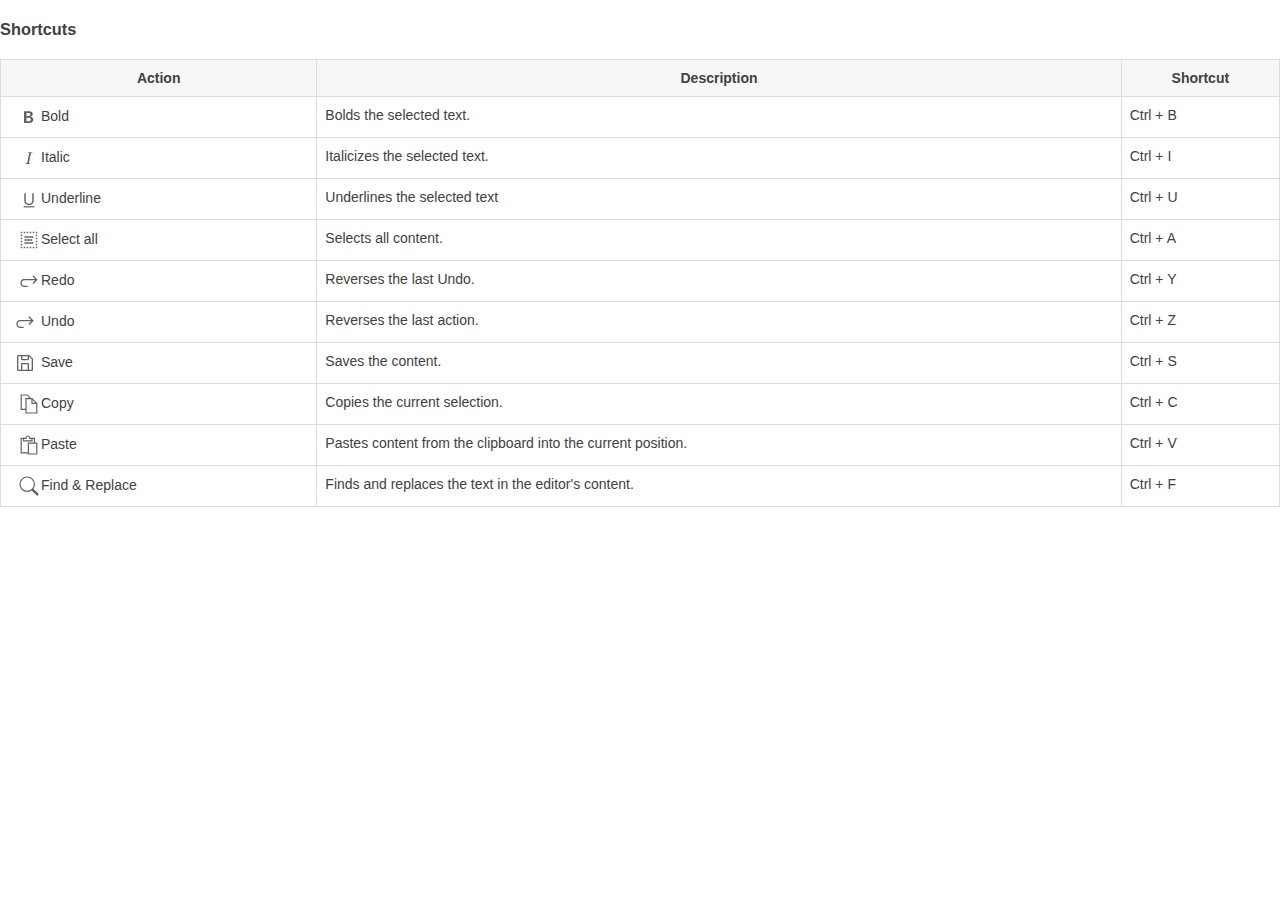
<file: VoiceOfKarabakh.UI.Mvc/wwwroot/richtexteditor/runtime/help.htm>
﻿<!DOCTYPE html>
<html>
<head>
    <meta charset="utf-8" />
    <title>RichTextEditor Help</title>
    <link href="richtexteditor_content.css" media="all" rel="stylesheet" type="text/css" />
    <style>
        thead {
            background-color: #f7f7f7;
        }
        .itemicon {
            float: left;
            width: 32px;
            height: 24px;
        }
        .itemtext {
            float: left;
            width: 100px;
        }

        .itemicon svg {
            width: 24px;
            height: 24px;
            margin: 0 8px;
        }
    </style>
</head>
<body style="overflow:auto">
    <h3>Shortcuts</h3>
    <table class="table">
        <thead>
            <tr>
                <th scope="col">Action</th>
                <th scope="col">Description</th>
                <th scope="col">Shortcut</th>
            </tr>
        </thead>
        <tbody>
            <tr>
                <td>
                    <div class='itemicon'>
                        <svg viewBox="-2 -2 20 20" fill="#5F6368"><path d="M8.21 13c2.106 0 3.412-1.087 3.412-2.823 0-1.306-.984-2.283-2.324-2.386v-.055a2.176 2.176 0 001.852-2.14c0-1.51-1.162-2.46-3.014-2.46H3.843V13H8.21zM5.908 4.674h1.696c.963 0 1.517.451 1.517 1.244 0 .834-.629 1.32-1.73 1.32H5.908V4.673zm0 6.788V8.598h1.73c1.217 0 1.88.492 1.88 1.415 0 .943-.643 1.449-1.832 1.449H5.907z" /></svg>
                    </div>
                    <div class='itemtext'>
                        Bold
                    </div>
                </td>
                <td>Bolds the selected text.</td>
                <td>Ctrl + B</td>
            </tr>
            <tr>
                <td>
                    <div class='itemicon'>
                        <svg viewBox="-2 -2 20 20" fill="#5F6368"><path d="M7.991 11.674L9.53 4.455c.123-.595.246-.71 1.347-.807l.11-.52H7.211l-.11.52c1.06.096 1.128.212 1.005.807L6.57 11.674c-.123.595-.246.71-1.346.806l-.11.52h3.774l.11-.52c-1.06-.095-1.129-.211-1.006-.806z" /></svg>
                    </div>
                    <div class='itemtext'>
                        Italic
                    </div>
                </td>
                <td>Italicizes the selected text.</td>
                <td>Ctrl + I</td>
            </tr>
            <tr>
                <td>
                    <div class='itemicon'>
                        <svg viewBox="-2 -2 20 20" fill="#5F6368"><path d="M5.313 3.136h-1.23V9.54c0 2.105 1.47 3.623 3.917 3.623s3.917-1.518 3.917-3.623V3.136h-1.23v6.323c0 1.49-.978 2.57-2.687 2.57-1.709 0-2.687-1.08-2.687-2.57V3.136z" /><path fill-rule="evenodd" d="M12.5 15h-9v-1h9v1z" clip-rule="evenodd" /></svg>
                    </div>
                    <div class='itemtext'>
                        Underline
                    </div>
                </td>
                <td>Underlines the selected text</td>
                <td>Ctrl + U</td>
            </tr>
            <tr>
                <td>
                    <div class='itemicon'>
                        <svg viewBox="0 0 32 32" fill="#5F6368"><path d="M5,5v1v1h1h1V6V5H6H5z M9,5v2h2V5H9z M13,5v2h2V5H13z M17,5v2h2V5H17z M21,5v2h2V5H21z M25,5v1v1h1h1V6V5h-1H25z M5,9v2h2V9H5z M25,9v2h2V9H25z M10,11v2h12v-2H10z M5,13v2h2v-2H5z M25,13v2h2v-2H25z M10,15v2h10v-2H10z M5,17v2h2v-2H5z M25,17v2h2v-2H25z M10,19v2h12v-2H10z M5,21v2h2v-2H5z M25,21v2h2v-2H25z M5,25v1v1h1h1v-1v-1H6H5z M9,25v2h2v-2H9z M13,25v2h2v-2H13z M17,25v2h2v-2H17z M21,25v2h2v-2H21z M25,25v1v1h1h1v-1v-1h-1H25z" /></svg>
                    </div>
                    <div class='itemtext'>
                        Select all
                    </div>
                </td>
                <td>Selects all content.</td>
                <td>Ctrl + A</td>
            </tr>
            <tr>
                <td>
                    <div class='itemicon'>
                        <svg viewBox="-2 -2 36 36" fill="#5F6368"><path d="M9,15c-2.5,0-4,1.5-4,4c0,2.5,1.5,4,4,4h5v2H9c-3.5,0-6-2.5-6-6c0-3.5,2.5-6,6-6h16.2l-4-4l1.4-1.5L29,14	l-6.4,6.4L21.2,19l4-4H9z" /></svg>
                    </div>
                    <div class='itemtext'>
                        Redo
                    </div>
                </td>
                <td>Reverses the last Undo.</td>
                <td>Ctrl + Y</td>
            </tr>
            <tr>
                <td>
                    <div class='itemicon'>
                        <svg viewBox="-2 -2 36 36" fill="#5F6368" style="width: 100%; height: 100%; margin: 0px; border: 0px; align-self: self-start;"><path d="M9,15c-2.5,0-4,1.5-4,4c0,2.5,1.5,4,4,4h5v2H9c-3.5,0-6-2.5-6-6c0-3.5,2.5-6,6-6h16.2l-4-4l1.4-1.5L29,14	l-6.4,6.4L21.2,19l4-4H9z"></path></svg>             </div>
                    <div class='itemtext'>
                        Undo
                    </div>
                </td>
                <td>Reverses the last action.</td>
                <td>Ctrl + Z</td>
            </tr>
            <tr>
                <td>
                    <div class='itemicon'>
                        <svg viewBox="-2 -2 36 36" fill="#5F6368" style="width: 100%; height: 100%; margin: 0px; border: 0px; align-self: self-start;"><path d="M27.71,9.29l-5-5A1,1,0,0,0,22,4H6A2,2,0,0,0,4,6V26a2,2,0,0,0,2,2H26a2,2,0,0,0,2-2V10A1,1,0,0,0,27.71,9.29ZM12,6h8v4H12Zm8,20H12V18h8Zm2,0V18a2,2,0,0,0-2-2H12a2,2,0,0,0-2,2v8H6V6h4v4a2,2,0,0,0,2,2h8a2,2,0,0,0,2-2V6.41l4,4V26Z"></path></svg>
                    </div>
                    <div class='itemtext'>
                        Save
                    </div>
                </td>
                <td>Saves the content.</td>
                <td>Ctrl + S</td>
            </tr>
            <tr>
                <td>
                    <div class='itemicon'>
                        <svg viewBox="-2 -2 20 20" fill="#5F6368"><path d="M10.707 3h-1l-3-3H1v13h4v3h10V7.293L10.707 3zM11 4.707L13.293 7H11V4.707zM2 12V1h4.293l2 2H5v9H2zm4 3V4h4v4h4v7H6z" /></svg>
                    </div>
                    <div class='itemtext'>
                        Copy
                    </div>
                </td>
                <td>Copies the current selection.</td>
                <td>Ctrl + C</td>
            </tr>
            <tr>
                <td>
                    <div class='itemicon'>
                        <svg viewBox="-2 -2 20 20" fill="#5F6368"><path d="M13 6v-4h-4c0-1.103-.897-2-2-2s-2 .897-2 2h-4v13h6v1h8v-10h-2zm-7-3v-1c0-.551.449-1 1-1s1 .449 1 1v1h2v1h-6v-1h2zm-4 11v-11h1v2h8v-2h1v3h-5v8h-5zm12 1h-6v-8h6v8z" /></svg>
                    </div>
                    <div class='itemtext'>
                        Paste
                    </div>
                </td>
                <td>Pastes content from the clipboard into the current position.</td>
                <td>Ctrl + V</td>
            </tr>
            <tr>
                <td>
                    <div class='itemicon'>
                        <svg viewBox="-2 -2 20 20" fill="#5F6368"><path fill-rule="evenodd" d="M10.442 10.442a1 1 0 011.415 0l3.85 3.85a1 1 0 01-1.414 1.415l-3.85-3.85a1 1 0 010-1.415z" clip-rule="evenodd" /><path fill-rule="evenodd" d="M6.5 12a5.5 5.5 0 100-11 5.5 5.5 0 000 11zM13 6.5a6.5 6.5 0 11-13 0 6.5 6.5 0 0113 0z" clip-rule="evenodd" /></svg>
                    </div>
                    <div class='itemtext'>
                        Find & Replace
                    </div>
                </td>
                <td>Finds and replaces the text in the editor's content.</td>
                <td>Ctrl + F</td>
            </tr>
        </tbody>
    </table>

</body>
</html>
</file>
<file: VoiceOfKarabakh.UI.Mvc/wwwroot/news/css/letter.css>
.char1{
    animation-delay: .1s;
}
.char2{
    animation-delay: .2s;
}
.char3{
    animation-delay: .3s;
}
.char4{
    animation-delay: .4s;
}
.char5{
    animation-delay: .5s;
}
.char6{
    animation-delay: .6s;
}
.char7{
    animation-delay: .7s;
}
.char8{
    animation-delay: .8s;
}
.char9{
    animation-delay: .9s;
}
.char10{
    animation-delay: 1s;
}
.char11{
    animation-delay: 1.1s;
}
.char12{
    animation-delay: 1.2s;
}
.char13{
    animation-delay: 1.3s;
}
.char14{
    animation-delay: 1.4s;
}
.char15{
    animation-delay: 1.5s;
}
.char16{
    animation-delay: 1.6s;
}
.char17{
    animation-delay: 1.7s;
}
.char18{
    animation-delay: 1.8s;
}
.char19{
    animation-delay: 1.9s;
}
.char20{
    animation-delay: 2s;
}
.char21{
    animation-delay: 2.1s;
}
.char22{
    animation-delay: 2.2s;
}
.char23{
    animation-delay: 2.3s;
}
.char24{
    animation-delay: 2.4s;
}
.char25{
    animation-delay: 2.5s;
}
.char26{
    animation-delay: 2.6s;
}
.char27{
    animation-delay: 2.7s;
}
.char28{
    animation-delay: 2.8s;
}
.char29{
    animation-delay: 2.9s;
}
.char30{
    animation-delay: 3s;
}
.char31{
    animation-delay: 3.1s;
}
.char32{
    animation-delay: 3.2s;
}
.char33{
    animation-delay: 3.3s;
}
.char34{
    animation-delay: 3.4s;
}
.char35{
    animation-delay: 3.5s;
}
.char36{
    animation-delay: 3.6s;
}
.char37{
    animation-delay: 3.7s;
}
.char38{
    animation-delay: 3.8s;
}
.char39{
    animation-delay: 3.9s;
}
.char40{
    animation-delay: 4s;
}
.char41{
    animation-delay: 4.1s;
}
.char42{
    animation-delay: 4.2s;
}
.char43{
    animation-delay: 4.3s;
}
.char44{
    animation-delay: 4.4s;
}
.char45{
    animation-delay: 4.5s;
}
.char46{
    animation-delay: 4.6s;
}
.char47{
    animation-delay: 4.7s;
}
.char48{
    animation-delay: 4.8s;
}
.char49{
    animation-delay: 4.9s;
}
.char50{
    animation-delay: 5s;
}
.char51{
    animation-delay: 5.1s;
}
.char52{
    animation-delay: 5.2s;
}
.char53{
    animation-delay: 5.3s;
}
.char54{
    animation-delay: 5.4s;
}
.char55{
    animation-delay: 5.5s;
}
.char56{
    animation-delay: 5.6s;
}
.char57{
    animation-delay: 5.7s;
}
.char58{
    animation-delay: 5.8s;
}
.char59{
    animation-delay: 5.9s;
}
.char60{
    animation-delay: 6s;
}
</file>
<file: VoiceOfKarabakh.UI.Mvc/wwwroot/news/css/newsStyle.css>
*{
	margin: 0;
	padding:0;
}
.news-header{
	width: 100%;
	height: 220px;
	display: block;
	background-position: center;
	background-size: cover;
}

.nav-pills .nav-item .nav-link{
    color: black;
}
.nav-pills .nav-item .active{
    background-color: black !important;
    color: white;
}
.news-header-bg{
    width: 100%;
    height: 100%;
    background-color: rgba(0, 0, 0, 0.4);
}
.news-header-box{
    width: 100%;
    height: 100%;
    padding-top: 20px;

}
.news-header-box h2{
    font-size: 80px;
    color: white;
    font-family: 'Poppins', sans-serif;
    font-weight: 600;
   
}

.news-header-box h2 span{
    
    animation-name: captionName;
    animation-fill-mode:forwards;
    animation-duration: 0.5s;
    opacity: 0;

}
@keyframes captionName{
    0%{
        opacity: 0;
        
        
    }
    100%{
        opacity: 1;

    }
}
.my-mb-4{
    margin-bottom: 25px;
}
.i-news-body{
    margin-top: 20px;
    width: 100%;
    height: auto;
    
    z-index: 20;


}
.i-news-box{
    z-index: 0;
    position: relative;
    width: 100%;
    padding-top: 80%;
    background-size: cover;
    border-radius: 7px;
    background-position: center;
    transition: .5s all;
}

.i-news{
    position:  absolute;
    top: 0;
    left: 0;
    bottom: 0;
    right: 0;
    background-color: rgba(0, 0, 0, 0.4);
    
    border-radius: 7px;
}

.i-news-box:hover{
    -webkit-box-shadow: 0px 7px 11px 0px rgba(0,0,0,0.49); 
box-shadow: 0px 7px 11px 0px rgba(0,0,0,0.49);
    transform: translate(0,-7px);
}
.i-news-text a h4:hover{
    color: rgb(208, 206, 206)
    
}

.i-news-text{
    position: absolute;
    bottom: 0;
    color: white;
    padding: 0 16px 16px;
}
.i-news-text a h4{
    font-size: 24px;
    line-height: 26px;
    font-family: 'Poppins', sans-serif;
    font-weight: 600;
    color: white;

}
.i-news-text a:hover {
    text-decoration: none;
}
.i-news-text span{
    font-size: 11px;
    font-family: 'Poppins', sans-serif;
    font-weight: 300;
    color: white;
    display: block;
    line-height:12px;
    letter-spacing: .4px;
}



@media only screen and (max-width: 991px){
    .news-header{
       
        height: 200px;
    }
    .news-header-box{
        padding-top: 20px;
    
    }
    .news-header-box h2{
        font-size: 75px;
       
    }
}
@media only screen and (max-width: 767px){
    .news-header{
       
        height: 180px;
    }
    .news-header-box{
        padding-top: 10px;
    
    }
    .news-header-box h2{
        font-size: 70px;
       
    }
}
@media only screen and (max-width: 575px){
    .news-header{
       
        height: 150px;
    }
    .news-header-box{
        padding-top: 10px;
    
    }
    .news-header-box h2{
        font-size: 60px;
       
    }

    /* news body */


    .i-news-box{
     
        width: 90%;
        margin: 0 auto;
        padding-top: 60%;
      
    }
  
    .i-news-text{
        color: white;
        padding: 0 12px 12px;
    }
    .i-news-text a h4{
        font-size: 20px;
        line-height: 22px;
        
    
    }
    .my-mb-4{
        margin-bottom: 15px;
    }
    .i-news-text a:hover {
        text-decoration: none;
    }
    .i-news-text span{
        font-size: 10px;
        line-height:11px;
    }
    
    
}
@media only screen and (max-width: 350px){
    .news-header{
       
        height: 130px;
    }
    .news-header-box{
        padding-top: 10px;
    
    }
    .news-header-box h2{
        font-size: 50px;
       
    }
     /* news body */

    
    .i-news-box{
     
        width: 100%;
        padding-top: 70%;
      
    }
  
    
    .i-news-text a h4{
        font-size: 17px;
        line-height: 20px;
        
    }
  
    .i-news-text span{
        font-size: 10px;
        line-height:11px;
    }
}
</file>
<file: VoiceOfKarabakh.UI.Mvc/wwwroot/AdminLTE-master/plugins/iCheck/minimal/blue.css>
/* iCheck plugin Minimal skin, blue
----------------------------------- */
.icheckbox_minimal-blue,
.iradio_minimal-blue {
    display: inline-block;
    *display: inline;
    vertical-align: middle;
    margin: 0;
    padding: 0;
    width: 18px;
    height: 18px;
    background: url(blue.png) no-repeat;
    border: none;
    cursor: pointer;
}

.icheckbox_minimal-blue {
    background-position: 0 0;
}
    .icheckbox_minimal-blue.hover {
        background-position: -20px 0;
    }
    .icheckbox_minimal-blue.checked {
        background-position: -40px 0;
    }
    .icheckbox_minimal-blue.disabled {
        background-position: -60px 0;
        cursor: default;
    }
    .icheckbox_minimal-blue.checked.disabled {
        background-position: -80px 0;
    }

.iradio_minimal-blue {
    background-position: -100px 0;
}
    .iradio_minimal-blue.hover {
        background-position: -120px 0;
    }
    .iradio_minimal-blue.checked {
        background-position: -140px 0;
    }
    .iradio_minimal-blue.disabled {
        background-position: -160px 0;
        cursor: default;
    }
    .iradio_minimal-blue.checked.disabled {
        background-position: -180px 0;
    }

/* Retina support */
@media only screen and (-webkit-min-device-pixel-ratio: 1.5),
       only screen and (-moz-min-device-pixel-ratio: 1.5),
       only screen and (-o-min-device-pixel-ratio: 3/2),
       only screen and (min-device-pixel-ratio: 1.5) {
    .icheckbox_minimal-blue,
    .iradio_minimal-blue {
        background-image: url(blue@2x.png);
        -webkit-background-size: 200px 20px;
        background-size: 200px 20px;
    }
}
</file>
<file: VoiceOfKarabakh.UI.Mvc/wwwroot/richtexteditor/runtime/richtexteditor_content.css>
﻿
/* TODO: use @import for your css */

body {
	overflow-y: hidden;
	padding: 0px;
	margin: 0px
}

body, table, p, div {
	font-family: "Helvetica Neue", Helvetica, Arial, sans-serif;
	color: #414141;
	font-size: 14px;
	line-height: 1.6;
}

a {
	color: #377dff;
	text-decoration: none;
	-webkit-transition: color 0.2s ease 0s, text-decoration 0.2s ease 0s;
	-moz-transition: color 0.2s ease 0s, text-decoration 0.2s ease 0s;
	-o-transition: color 0.2s ease 0s, text-decoration 0.2s ease 0s;
	transition: color 0.2s ease 0s, text-decoration 0.2s ease 0s;
}

::selection {
	background: #b5d6fd;
	color: #000030;
}

/*RTE_DefaultConfig.items_InlineClasses*/
.my-cls-mark {
	background-color: yellow;
	font-weight: bold;
}

.my-cls-warning {
	background-color: orange;
	color: white;
	font-weight: bold;
}
/*RTE_DefaultConfig.items_ParagraphClasses*/
.my-cls-quote {
	margin: 10px;
	padding-left: 10px;
	border-left: dashed 1px red;
	font-style: italic;
}

.my-cls-largecenter {
	font-size: 1.5em;
	font-weight: bold;
	text-align: center;
	margin: 10px;
}

* {
	box-sizing: border-box;
}

[__rte_selected_hover__] {
	background-color: #b5d6fd;
}

[__rte_selected_cell] {
	background-color: #b5d6fd;
}

[__rte_selected_hover] {
	background: #b5d6fd;
	color: #000;
}

.rte-toggleborder [__rte_selected_block] {
	/*box-shadow: 0 0 0 0.5px #377dff;*/ /*not work well for FireFox*/
	/*border-radius: 1px;*/
	/*outline: 0.5px solid #377dff99;*/
	border-right:solid 1px #377dff;
}

.rte-toggleborder blockquote[__rte_selected_block] {
	/*box-shadow: 0 0 0 0.5px #377dff;*/ /*not work well for FireFox*/
	/*border-radius: 1px;*/
	outline: none;
}

.rte-toggleborder td[__rte_selected_block] {
	box-shadow: none !important;
}

table {
	border-spacing: 0;
	border-collapse: collapse;
}

	table:not([width]) {
		width: 100%;
	}

	table[border="0"] td, table:not([border]) td, table[border="0"] th, table:not([border]) th {
		border: 1px solid #ddd;
	}

thead {
	background-color: #eee;
}

.table > tbody > tr > td, .table > tbody > tr > th, .table > tfoot > tr > td, .table > tfoot > tr > th, .table > thead > tr > td, .table > thead > tr > th {
	padding: 8px;
	line-height: 1.42857143;
	vertical-align: top;
	border-top: 1px solid #ddd;
}

video-container {
	position: relative
}

	video-container:after {
		content: '';
		display: block;
		position: absolute;
		z-index: 1;
		left: 0px;
		top: 0px;
		right: 0px;
		bottom: 0px;
		background-color: rgba(128,128,128,0.2);
	}

blockquote {
	border-left: 3px solid #ddd;
	padding: 5px 0 5px 10px;
	margin: 15px 0 15px 15px;
}


img {
	cursor: default;
}




.dp-highlighter {
	font-family: "Consolas", "Courier New", Courier, mono, serif;
	font-size: 12px;
	background-color: #E7E5DC;
	width: 99%;
	overflow: auto;
	margin: 18px 0 18px 0 !important;
	padding-top: 1px; /* adds a little border on top when controls are hidden */
}

	/* clear styles */
	.dp-highlighter ol,
	.dp-highlighter ol li,
	.dp-highlighter ol li span {
		margin: 0;
		padding: 0;
		border: none;
	}

	.dp-highlighter a,
	.dp-highlighter a:hover {
		background: none;
		border: none;
		padding: 0;
		margin: 0;
	}

	.dp-highlighter .bar {
		padding-left: 45px;
	}

	.dp-highlighter.collapsed .bar,
	.dp-highlighter.nogutter .bar {
		padding-left: 0px;
	}

	.dp-highlighter ol {
		list-style: decimal; /* for ie */
		background-color: #fff;
		margin: 0px 0px 1px 45px !important; /* 1px bottom margin seems to fix occasional Firefox scrolling */
		padding: 0px;
		color: #5C5C5C;
	}

	.dp-highlighter.nogutter ol,
	.dp-highlighter.nogutter ol li {
		list-style: none !important;
		margin-left: 0px !important;
	}

	.dp-highlighter ol li,
	.dp-highlighter .columns div {
		list-style: decimal-leading-zero; /* better look for others, override cascade from OL */
		list-style-position: outside !important;
		border-left: 3px solid #6CE26C;
		background-color: #F8F8F8;
		color: #5C5C5C;
		padding: 0 3px 0 10px !important;
		margin: 0 !important;
	}

	.dp-highlighter.nogutter ol li,
	.dp-highlighter.nogutter .columns div {
		border: 0;
	}

	.dp-highlighter .columns {
		background-color: #F8F8F8;
		color: gray;
		overflow: hidden;
		width: 100%;
	}

		.dp-highlighter .columns div {
			padding-bottom: 5px;
		}

	.dp-highlighter ol li.alt {
		background-color: #FFF;
		color: inherit;
	}

	.dp-highlighter ol li span {
		color: black;
		background-color: inherit;
	}

	/* Adjust some properties when collapsed */

	.dp-highlighter.collapsed ol {
		margin: 0px;
	}

		.dp-highlighter.collapsed ol li {
			display: none;
		}

	/* Additional modifications when in print-view */

	.dp-highlighter.printing {
		border: none;
	}

		.dp-highlighter.printing .tools {
			display: none !important;
		}

		.dp-highlighter.printing li {
			display: list-item !important;
		}

	/* Styles for the tools */

	.dp-highlighter .tools {
		padding: 3px 8px 3px 10px;
		font: 9px Verdana, Geneva, Arial, Helvetica, sans-serif;
		color: silver;
		background-color: #f8f8f8;
		padding-bottom: 10px;
		border-left: 3px solid #6CE26C;
	}

	.dp-highlighter.nogutter .tools {
		border-left: 0;
	}

	.dp-highlighter.collapsed .tools {
		border-bottom: 0;
	}

	.dp-highlighter .tools a {
		font-size: 9px;
		color: #a0a0a0;
		background-color: inherit;
		text-decoration: none;
		margin-right: 10px;
	}

		.dp-highlighter .tools a:hover {
			color: red;
			background-color: inherit;
			text-decoration: underline;
		}

/* About dialog styles */

.dp-about {
	background-color: #fff;
	color: #333;
	margin: 0px;
	padding: 0px;
}

	.dp-about table {
		width: 100%;
		height: 100%;
		font-size: 11px;
		font-family: Tahoma, Verdana, Arial, sans-serif !important;
	}

	.dp-about td {
		padding: 10px;
		vertical-align: top;
	}

	.dp-about .copy {
		border-bottom: 1px solid #ACA899;
		height: 95%;
	}

	.dp-about .title {
		color: red;
		background-color: inherit;
		font-weight: bold;
	}

	.dp-about .para {
		margin: 0 0 4px 0;
	}

	.dp-about .footer {
		background-color: #ECEADB;
		color: #333;
		border-top: 1px solid #fff;
		text-align: right;
	}

	.dp-about .close {
		font-size: 11px;
		font-family: Tahoma, Verdana, Arial, sans-serif !important;
		background-color: #ECEADB;
		color: #333;
		width: 60px;
		height: 22px;
	}

/* Language specific styles */

.dp-highlighter .comment, .dp-highlighter .comments {
	color: #008200;
	background-color: inherit;
}

.dp-highlighter .string {
	color: blue;
	background-color: inherit;
}

.dp-highlighter .keyword {
	color: #069;
	font-weight: bold;
	background-color: inherit;
}

.dp-highlighter .preprocessor {
	color: gray;
	background-color: inherit;
}
</file>
<file: VoiceOfKarabakh.UI.Mvc/wwwroot/AdminLTE-master/dist/css/AdminLTE.min.css>
@import url(//fonts.googleapis.com/css?family=Source+Sans+Pro:300,400,600,700,300italic,400italic,600italic);/*!
 *   AdminLTE v2.0.1
 *   Author: Almsaeed Studio
 *	 Website: Almsaeed Studio <http://almsaeedstudio.com>
 *   License: Open source - MIT
 *           Please visit http://opensource.org/licenses/MIT for more information
!*/html,body{min-height:100%}.layout-boxed html,.layout-boxed body{height:100%}body{-webkit-font-smoothing:antialiased;-moz-osx-font-smoothing:grayscale;font-family:'Source Sans Pro','Helvetica Neue',Helvetica,Arial,sans-serif;font-weight:400;overflow-x:hidden;overflow-y:auto}.wrapper{min-height:100%;position:static;overflow:hidden}.wrapper:before,.wrapper:after{content:" ";display:table}.wrapper:after{clear:both}.layout-boxed .wrapper{max-width:1250px;margin:0 auto;min-height:100%;box-shadow:0 0 8px rgba(0,0,0,0.5);position:relative}.layout-boxed{background:url('../img/boxed-bg.jpg') repeat fixed}.content-wrapper,.right-side,.main-footer{-webkit-transition:-webkit-transform .3s cubic-bezier(.32, 1.25, .375, 1.15);-moz-transition:-moz-transform .3s cubic-bezier(.32, 1.25, .375, 1.15);-o-transition:-o-transform .3s cubic-bezier(.32, 1.25, .375, 1.15);transition:transform .3s cubic-bezier(.32, 1.25, .375, 1.15);-webkit-transition:margin-left .3s cubic-bezier(.32, 1.25, .375, 1.15);-o-transition:margin-left .3s cubic-bezier(.32, 1.25, .375, 1.15);transition:margin-left .3s cubic-bezier(.32, 1.25, .375, 1.15);margin-left:230px;z-index:820}.layout-top-nav .content-wrapper,.layout-top-nav .right-side,.layout-top-nav .main-footer{margin-left:0}@media (max-width:767px){.content-wrapper,.right-side,.main-footer{margin-left:0}}@media (min-width:768px){.sidebar-collapse .content-wrapper,.sidebar-collapse .right-side,.sidebar-collapse .main-footer{margin-left:0}}@media (max-width:767px){.sidebar-open .content-wrapper,.sidebar-open .right-side,.sidebar-open .main-footer{-webkit-transform:translate(230px, 0);-ms-transform:translate(230px, 0);-o-transform:translate(230px, 0);transform:translate(230px, 0)}}.content-wrapper,.right-side{min-height:100%;background-color:#ecf0f5;z-index:800}.main-footer{background:#fff;padding:15px;color:#444;border-top:1px solid #eee}.fixed .main-header,.fixed .main-sidebar,.fixed .left-side{position:fixed}.fixed .main-header{top:0;right:0;left:0}.fixed .content-wrapper,.fixed .right-side{padding-top:50px}@media (max-width:767px){.fixed .content-wrapper,.fixed .right-side{padding-top:100px}}.fixed.layout-boxed .wrapper{max-width:100%}.content{min-height:250px;padding:15px;margin-right:auto;margin-left:auto;padding-left:15px;padding-right:15px}h1,h2,h3,h4,h5,h6,.h1,.h2,.h3,.h4,.h5,.h6{font-family:'Source Sans Pro',sans-serif}a{color:#3c8dbc}a:hover,a:active,a:focus{outline:none;text-decoration:none;color:#72afd2}.page-header{margin:10px 0 20px 0;font-size:22px}.page-header>small{color:#666;display:block;margin-top:5px}@media print{.no-print{display:none}.main-sidebar,.left-side,.main-header,.content-header{display:none}.content-wrapper,.right-side{margin:0!important}}.main-header{position:relative;max-height:100px;z-index:1030}.main-header>.navbar{margin-bottom:0;margin-left:230px;border:none;min-height:50px;border-radius:0}.layout-top-nav .main-header>.navbar{margin-left:0!important}.main-header #navbar-search-input{background:rgba(255,255,255,0.2);border-color:transparent}.main-header #navbar-search-input:focus,.main-header #navbar-search-input:active{border-color:rgba(0,0,0,0.1) !important;background:rgba(255,255,255,0.9)}.main-header #navbar-search-input::-moz-placeholder{color:#ccc;opacity:1}.main-header #navbar-search-input:-ms-input-placeholder{color:#ccc}.main-header #navbar-search-input::-webkit-input-placeholder{color:#ccc}.main-header .navbar-custom-menu,.main-header .navbar-right{margin-right:5px;float:right}@media (max-width:991px){.main-header .navbar-custom-menu a,.main-header .navbar-right a{color:inherit;background:transparent}}@media (max-width:767px){.main-header .navbar-right{float:none}.navbar-collapse .main-header .navbar-right{margin:7.5px -15px}.main-header .navbar-right>li{color:inherit;border:0}}.main-header .sidebar-toggle{float:left;background-color:transparent;background-image:none;padding:15px 15px;font-family:fontAwesome}.main-header .sidebar-toggle:before{content:"\f0c9"}.main-header .sidebar-toggle:hover{color:#fff}.main-header .sidebar-toggle .icon-bar{display:none}.main-header .navbar .nav>li.user>a>.fa,.main-header .navbar .nav>li.user>a>.glyphicon,.main-header .navbar .nav>li.user>a>.ion{margin-right:5px}.main-header .navbar .nav>li>a>.label{position:absolute;top:9px;right:7px;text-align:center;font-size:9px;padding:2px 3px;line-height:.9}.main-header .logo{display:block;float:left;height:50px;font-size:20px;line-height:50px;text-align:center;width:230px;font-family:"Helvetica Neue",Helvetica,Arial,sans-serif;padding:0 15px;font-weight:300}.main-header .navbar-brand{color:#fff}.content-header{position:relative;padding:15px 15px 0 15px}.content-header>h1{margin:0;font-size:24px}.content-header>h1>small{font-size:15px;display:inline-block;padding-left:4px;font-weight:300}.content-header>.breadcrumb{float:right;background:transparent;margin-top:0px;margin-bottom:0;font-size:12px;padding:7px 5px;position:absolute;top:15px;right:10px;border-radius:2px}.content-header>.breadcrumb>li>a{color:#444;text-decoration:none}.content-header>.breadcrumb>li>a>.fa,.content-header>.breadcrumb>li>a>.glyphicon,.content-header>.breadcrumb>li>a>.ion{margin-right:5px}.content-header>.breadcrumb>li+li:before{content:'>\00a0'}@media (max-width:991px){.content-header>.breadcrumb{position:relative;margin-top:5px;top:0;right:0;float:none;background:#d2d6de;padding-left:10px}.content-header>.breadcrumb li:before{color:#97a0b3}}.navbar-toggle{color:#fff;border:0;margin:0;padding:15px 15px}@media (max-width:991px){.navbar-custom-menu .navbar-nav>li{float:left}.navbar-custom-menu .navbar-nav{margin:0;float:left}.navbar-custom-menu .navbar-nav>li>a{padding-top:15px;padding-bottom:15px;line-height:20px}}@media (max-width:767px){.main-header{position:relative}.main-header .logo,.main-header .navbar{width:100%;float:none;position:relative!important}.main-header .navbar{margin:0}.main-header .navbar-custom-menu{float:right}.main-sidebar,.left-side{padding-top:100px!important}}.main-sidebar,.left-side{position:absolute;top:0;left:0;padding-top:50px;height:100%;width:230px;z-index:810;-webkit-transition:-webkit-transform .3s cubic-bezier(.32, 1.25, .375, 1.15);-moz-transition:-moz-transform .3s cubic-bezier(.32, 1.25, .375, 1.15);-o-transition:-o-transform .3s cubic-bezier(.32, 1.25, .375, 1.15);transition:transform .3s cubic-bezier(.32, 1.25, .375, 1.15)}@media (max-width:767px){.main-sidebar,.left-side{-webkit-transform:translate(-230px, 0);-ms-transform:translate(-230px, 0);-o-transform:translate(-230px, 0);transform:translate(-230px, 0)}}@media (min-width:768px){.sidebar-collapse .main-sidebar,.sidebar-collapse .left-side{-webkit-transform:translate(-230px, 0);-ms-transform:translate(-230px, 0);-o-transform:translate(-230px, 0);transform:translate(-230px, 0)}}@media (max-width:767px){.sidebar-open .main-sidebar,.sidebar-open .left-side{-webkit-transform:translate(0, 0);-ms-transform:translate(0, 0);-o-transform:translate(0, 0);transform:translate(0, 0)}}.sidebar{padding-bottom:10px}.fixed .sidebar{overflow:auto;height:100%}.sidebar-form input:focus{border-color:transparent!important}.user-panel{padding:10px}.user-panel:before,.user-panel:after{content:" ";display:table}.user-panel:after{clear:both}.user-panel>.image>img{width:45px;height:45px}.user-panel>.info{font-weight:600;padding:5px 5px 5px 15px;font-size:14px;line-height:1}.user-panel>.info>p{margin-bottom:9px}.user-panel>.info>a{text-decoration:none;padding-right:5px;margin-top:3px;font-size:11px;font-weight:normal}.user-panel>.info>a>.fa,.user-panel>.info>a>.ion,.user-panel>.info>a>.glyphicon{margin-right:3px}.sidebar-menu{list-style:none;margin:0;padding:0}.sidebar-menu>li{position:relative;margin:0;padding:0}.sidebar-menu>li>a{padding:12px 5px 12px 15px;display:block}.sidebar-menu>li>a>.fa,.sidebar-menu>li>a>.glyphicon,.sidebar-menu>li>a>.ion{width:20px}.sidebar-menu>li .label,.sidebar-menu>li .badge{margin-top:3px;margin-right:5px}.sidebar-menu li.header{padding:10px 25px 10px 15px;font-size:12px}.sidebar-menu li>a>.fa-angle-left{width:auto;height:auto;padding:0;margin-right:10px;margin-top:3px}.sidebar-menu li.active>a>.fa-angle-left{-webkit-transform:rotate(-90deg);-ms-transform:rotate(-90deg);-o-transform:rotate(-90deg);transform:rotate(-90deg)}.sidebar-menu li.active>.treeview-menu{display:block}.sidebar-menu .treeview-menu{display:none;list-style:none;padding:0;margin:0;padding-left:5px}.sidebar-menu .treeview-menu .treeview-menu{padding-left:20px}.sidebar-menu .treeview-menu>li{margin:0}.sidebar-menu .treeview-menu>li>a{padding:5px 5px 5px 15px;display:block;font-size:14px}.sidebar-menu .treeview-menu>li>a>.fa,.sidebar-menu .treeview-menu>li>a>.glyphicon,.sidebar-menu .treeview-menu>li>a>.ion{width:20px}.sidebar-menu .treeview-menu>li>a>.fa-angle-left,.sidebar-menu .treeview-menu>li>a>.fa-angle-down{width:auto}.dropdown-menu{box-shadow:0 1px 1px rgba(0,0,0,0.1);border-color:#eee}.dropdown-menu>li>a{color:#777}.dropdown-menu>li>a>.glyphicon,.dropdown-menu>li>a>.fa,.dropdown-menu>li>a>.ion{margin-right:10px}.dropdown-menu>li>a:hover{background-color:#e1e3e9;color:#333}.dropdown-menu>.divider{background-color:#eee}.navbar-nav>.notifications-menu,.navbar-nav>.messages-menu,.navbar-nav>.tasks-menu{position:relative}.navbar-nav>.notifications-menu>.dropdown-menu,.navbar-nav>.messages-menu>.dropdown-menu,.navbar-nav>.tasks-menu>.dropdown-menu{width:280px;padding:0 0 0 0!important;margin:0!important;top:100%}.navbar-nav>.notifications-menu>.dropdown-menu>li,.navbar-nav>.messages-menu>.dropdown-menu>li,.navbar-nav>.tasks-menu>.dropdown-menu>li{position:relative}.navbar-nav>.notifications-menu>.dropdown-menu>li.header,.navbar-nav>.messages-menu>.dropdown-menu>li.header,.navbar-nav>.tasks-menu>.dropdown-menu>li.header{border-top-left-radius:4px;border-top-right-radius:4px;border-bottom-right-radius:0;border-bottom-left-radius:0;background-color:#ffffff;padding:7px 10px;border-bottom:1px solid #f4f4f4;color:#444444;font-size:14px}.navbar-nav>.notifications-menu>.dropdown-menu>li.footer>a,.navbar-nav>.messages-menu>.dropdown-menu>li.footer>a,.navbar-nav>.tasks-menu>.dropdown-menu>li.footer>a{border-top-left-radius:0;border-top-right-radius:0;border-bottom-right-radius:4px;border-bottom-left-radius:4px;font-size:12px;background-color:#fff;padding:7px 10px;border-bottom:1px solid #eeeeee;color:#444!important;text-align:center}@media (max-width:991px){.navbar-nav>.notifications-menu>.dropdown-menu>li.footer>a,.navbar-nav>.messages-menu>.dropdown-menu>li.footer>a,.navbar-nav>.tasks-menu>.dropdown-menu>li.footer>a{background:#fff!important;color:#444!important}}.navbar-nav>.notifications-menu>.dropdown-menu>li.footer>a:hover,.navbar-nav>.messages-menu>.dropdown-menu>li.footer>a:hover,.navbar-nav>.tasks-menu>.dropdown-menu>li.footer>a:hover{text-decoration:none;font-weight:normal}.navbar-nav>.notifications-menu>.dropdown-menu>li .menu,.navbar-nav>.messages-menu>.dropdown-menu>li .menu,.navbar-nav>.tasks-menu>.dropdown-menu>li .menu{max-height:200px;margin:0;padding:0;list-style:none;overflow-x:hidden}.navbar-nav>.notifications-menu>.dropdown-menu>li .menu>li>a,.navbar-nav>.messages-menu>.dropdown-menu>li .menu>li>a,.navbar-nav>.tasks-menu>.dropdown-menu>li .menu>li>a{display:block;white-space:nowrap;border-bottom:1px solid #f4f4f4}.navbar-nav>.notifications-menu>.dropdown-menu>li .menu>li>a:hover,.navbar-nav>.messages-menu>.dropdown-menu>li .menu>li>a:hover,.navbar-nav>.tasks-menu>.dropdown-menu>li .menu>li>a:hover{background:#f4f4f4;text-decoration:none}.navbar-nav>.notifications-menu>.dropdown-menu>li .menu>li>a{color:#444444;overflow:hidden;text-overflow:ellipsis;white-space:nowrap;padding:10px}.navbar-nav>.notifications-menu>.dropdown-menu>li .menu>li>a>.glyphicon,.navbar-nav>.notifications-menu>.dropdown-menu>li .menu>li>a>.fa,.navbar-nav>.notifications-menu>.dropdown-menu>li .menu>li>a>.ion{width:20px}.navbar-nav>.messages-menu>.dropdown-menu>li .menu>li>a{margin:0px;padding:10px 10px}.navbar-nav>.messages-menu>.dropdown-menu>li .menu>li>a>div>img{margin:auto 10px auto auto;width:40px;height:40px}.navbar-nav>.messages-menu>.dropdown-menu>li .menu>li>a>h4{padding:0;margin:0 0 0 45px;color:#444444;font-size:15px;position:relative}.navbar-nav>.messages-menu>.dropdown-menu>li .menu>li>a>h4>small{color:#999999;font-size:10px;position:absolute;top:0px;right:0px}.navbar-nav>.messages-menu>.dropdown-menu>li .menu>li>a>p{margin:0 0 0 45px;font-size:12px;color:#888888}.navbar-nav>.messages-menu>.dropdown-menu>li .menu>li>a:before,.navbar-nav>.messages-menu>.dropdown-menu>li .menu>li>a:after{content:" ";display:table}.navbar-nav>.messages-menu>.dropdown-menu>li .menu>li>a:after{clear:both}.navbar-nav>.tasks-menu>.dropdown-menu>li .menu>li>a{padding:10px}.navbar-nav>.tasks-menu>.dropdown-menu>li .menu>li>a>h3{font-size:14px;padding:0;margin:0 0 10px 0;color:#666666}.navbar-nav>.tasks-menu>.dropdown-menu>li .menu>li>a>.progress{padding:0;margin:0}.navbar-nav>.user-menu>.dropdown-menu{border-radius:0;padding:1px 0 0 0;border-top-width:0;width:280px}.navbar-nav>.user-menu>.dropdown-menu>li.user-header{height:175px;padding:10px;text-align:center}.navbar-nav>.user-menu>.dropdown-menu>li.user-header>img{z-index:5;height:90px;width:90px;border:3px solid;border-color:transparent;border-color:rgba(255,255,255,0.2)}.navbar-nav>.user-menu>.dropdown-menu>li.user-header>p{z-index:5;color:#fff;color:rgba(255,255,255,0.8);font-size:17px;margin-top:10px}.navbar-nav>.user-menu>.dropdown-menu>li.user-header>p>small{display:block;font-size:12px}.navbar-nav>.user-menu>.dropdown-menu>.user-body{padding:15px;border-bottom:1px solid #f4f4f4;border-top:1px solid #dddddd}.navbar-nav>.user-menu>.dropdown-menu>.user-body:before,.navbar-nav>.user-menu>.dropdown-menu>.user-body:after{content:" ";display:table}.navbar-nav>.user-menu>.dropdown-menu>.user-body:after{clear:both}.navbar-nav>.user-menu>.dropdown-menu>.user-body a{color:#444 !important}@media (max-width:991px){.navbar-nav>.user-menu>.dropdown-menu>.user-body a{background:#fff !important;color:#444 !important}}.navbar-nav>.user-menu>.dropdown-menu>.user-footer{background-color:#f9f9f9;padding:10px}.navbar-nav>.user-menu>.dropdown-menu>.user-footer:before,.navbar-nav>.user-menu>.dropdown-menu>.user-footer:after{content:" ";display:table}.navbar-nav>.user-menu>.dropdown-menu>.user-footer:after{clear:both}.navbar-nav>.user-menu>.dropdown-menu>.user-footer .btn-default{color:#666666}.navbar-nav>.user-menu .user-image{float:left;width:25px;height:25px;border-radius:50%;margin-right:10px;margin-top:-2px}@media (max-width:767px){.navbar-nav>.user-menu .user-image{float:none;margin-right:0;margin-top:-8px;line-height:10px}}.open:not(.dropup)>.animated-dropdown-menu{backface-visibility:visible !important;-webkit-animation:flipInX .7s both;-o-animation:flipInX .7s both;animation:flipInX .7s both}@keyframes flipInX{0%{transform:perspective(400px) rotate3d(1, 0, 0, 90deg);transition-timing-function:ease-in;opacity:0}40%{transform:perspective(400px) rotate3d(1, 0, 0, -20deg);transition-timing-function:ease-in}60%{transform:perspective(400px) rotate3d(1, 0, 0, 10deg);opacity:1}80%{transform:perspective(400px) rotate3d(1, 0, 0, -5deg)}100%{transform:perspective(400px)}}@-webkit-keyframes flipInX{0%{transform:perspective(400px) rotate3d(1, 0, 0, 90deg);transition-timing-function:ease-in;opacity:0}40%{transform:perspective(400px) rotate3d(1, 0, 0, -20deg);transition-timing-function:ease-in}60%{transform:perspective(400px) rotate3d(1, 0, 0, 10deg);opacity:1}80%{transform:perspective(400px) rotate3d(1, 0, 0, -5deg)}100%{transform:perspective(400px)}}.navbar-custom-menu>.navbar-nav>li{position:relative}.navbar-custom-menu>.navbar-nav>li>.dropdown-menu{position:absolute;right:0;left:auto}@media (max-width:991px){.navbar-custom-menu>.navbar-nav{float:right}.navbar-custom-menu>.navbar-nav>li{position:static}.navbar-custom-menu>.navbar-nav>li>.dropdown-menu{position:absolute;right:5%;left:auto;border:1px solid #ddd;background:#fff}}.form-control{border-radius:0 !important;box-shadow:none;border-color:#d2d6de}.form-control:focus{border-color:#3c8dbc !important;box-shadow:none}.form-control::-moz-placeholder{color:#bbb;opacity:1}.form-control:-ms-input-placeholder{color:#bbb}.form-control::-webkit-input-placeholder{color:#bbb}.form-control:not(select){-webkit-appearance:none;-moz-appearance:none;appearance:none}.form-group.has-success label{color:#00a65a}.form-group.has-success .form-control{border-color:#00a65a !important;box-shadow:none}.form-group.has-warning label{color:#f39c12}.form-group.has-warning .form-control{border-color:#f39c12 !important;box-shadow:none}.form-group.has-error label{color:#dd4b39}.form-group.has-error .form-control{border-color:#dd4b39 !important;box-shadow:none}.input-group .input-group-addon{border-radius:0;border-color:#d2d6de;background-color:#fff}.btn-group-vertical .btn.btn-flat:first-of-type,.btn-group-vertical .btn.btn-flat:last-of-type{border-radius:0}.icheck>label{padding-left:0}.progress,.progress>.progress-bar{-webkit-box-shadow:none;box-shadow:none}.progress,.progress>.progress-bar,.progress .progress-bar,.progress>.progress-bar .progress-bar{border-radius:1px}.progress.sm,.progress-sm{height:10px}.progress.sm,.progress-sm,.progress.sm .progress-bar,.progress-sm .progress-bar{border-radius:1px}.progress.xs,.progress-xs{height:7px}.progress.xs,.progress-xs,.progress.xs .progress-bar,.progress-xs .progress-bar{border-radius:1px}.progress.xxs,.progress-xxs{height:3px}.progress.xxs,.progress-xxs,.progress.xxs .progress-bar,.progress-xxs .progress-bar{border-radius:1px}.progress.vertical{position:relative;width:30px;height:200px;display:inline-block;margin-right:10px}.progress.vertical>.progress-bar{width:100%!important;position:absolute;bottom:0}.progress.vertical.sm,.progress.vertical.progress-sm{width:20px}.progress.vertical.xs,.progress.vertical.progress-xs{width:10px}.progress.vertical.xxs,.progress.vertical.progress-xxs{width:3px}.progress-group .progress-text{font-weight:600}.progress-group .progress-number{float:right}.table tr>td .progress{margin:0}.progress-bar-light-blue,.progress-bar-primary{background-color:#3c8dbc}.progress-striped .progress-bar-light-blue,.progress-striped .progress-bar-primary{background-image:-webkit-linear-gradient(45deg, rgba(255,255,255,0.15) 25%, transparent 25%, transparent 50%, rgba(255,255,255,0.15) 50%, rgba(255,255,255,0.15) 75%, transparent 75%, transparent);background-image:-o-linear-gradient(45deg, rgba(255,255,255,0.15) 25%, transparent 25%, transparent 50%, rgba(255,255,255,0.15) 50%, rgba(255,255,255,0.15) 75%, transparent 75%, transparent);background-image:linear-gradient(45deg, rgba(255,255,255,0.15) 25%, transparent 25%, transparent 50%, rgba(255,255,255,0.15) 50%, rgba(255,255,255,0.15) 75%, transparent 75%, transparent)}.progress-bar-green,.progress-bar-success{background-color:#00a65a}.progress-striped .progress-bar-green,.progress-striped .progress-bar-success{background-image:-webkit-linear-gradient(45deg, rgba(255,255,255,0.15) 25%, transparent 25%, transparent 50%, rgba(255,255,255,0.15) 50%, rgba(255,255,255,0.15) 75%, transparent 75%, transparent);background-image:-o-linear-gradient(45deg, rgba(255,255,255,0.15) 25%, transparent 25%, transparent 50%, rgba(255,255,255,0.15) 50%, rgba(255,255,255,0.15) 75%, transparent 75%, transparent);background-image:linear-gradient(45deg, rgba(255,255,255,0.15) 25%, transparent 25%, transparent 50%, rgba(255,255,255,0.15) 50%, rgba(255,255,255,0.15) 75%, transparent 75%, transparent)}.progress-bar-aqua,.progress-bar-info{background-color:#00c0ef}.progress-striped .progress-bar-aqua,.progress-striped .progress-bar-info{background-image:-webkit-linear-gradient(45deg, rgba(255,255,255,0.15) 25%, transparent 25%, transparent 50%, rgba(255,255,255,0.15) 50%, rgba(255,255,255,0.15) 75%, transparent 75%, transparent);background-image:-o-linear-gradient(45deg, rgba(255,255,255,0.15) 25%, transparent 25%, transparent 50%, rgba(255,255,255,0.15) 50%, rgba(255,255,255,0.15) 75%, transparent 75%, transparent);background-image:linear-gradient(45deg, rgba(255,255,255,0.15) 25%, transparent 25%, transparent 50%, rgba(255,255,255,0.15) 50%, rgba(255,255,255,0.15) 75%, transparent 75%, transparent)}.progress-bar-yellow,.progress-bar-warning{background-color:#f39c12}.progress-striped .progress-bar-yellow,.progress-striped .progress-bar-warning{background-image:-webkit-linear-gradient(45deg, rgba(255,255,255,0.15) 25%, transparent 25%, transparent 50%, rgba(255,255,255,0.15) 50%, rgba(255,255,255,0.15) 75%, transparent 75%, transparent);background-image:-o-linear-gradient(45deg, rgba(255,255,255,0.15) 25%, transparent 25%, transparent 50%, rgba(255,255,255,0.15) 50%, rgba(255,255,255,0.15) 75%, transparent 75%, transparent);background-image:linear-gradient(45deg, rgba(255,255,255,0.15) 25%, transparent 25%, transparent 50%, rgba(255,255,255,0.15) 50%, rgba(255,255,255,0.15) 75%, transparent 75%, transparent)}.progress-bar-red,.progress-bar-danger{background-color:#dd4b39}.progress-striped .progress-bar-red,.progress-striped .progress-bar-danger{background-image:-webkit-linear-gradient(45deg, rgba(255,255,255,0.15) 25%, transparent 25%, transparent 50%, rgba(255,255,255,0.15) 50%, rgba(255,255,255,0.15) 75%, transparent 75%, transparent);background-image:-o-linear-gradient(45deg, rgba(255,255,255,0.15) 25%, transparent 25%, transparent 50%, rgba(255,255,255,0.15) 50%, rgba(255,255,255,0.15) 75%, transparent 75%, transparent);background-image:linear-gradient(45deg, rgba(255,255,255,0.15) 25%, transparent 25%, transparent 50%, rgba(255,255,255,0.15) 50%, rgba(255,255,255,0.15) 75%, transparent 75%, transparent)}.small-box{border-radius:2px;position:relative;display:block;margin-bottom:20px;box-shadow:0 1px 1px rgba(0,0,0,0.1)}.small-box>.inner{padding:10px}.small-box>.small-box-footer{position:relative;text-align:center;padding:3px 0;color:#fff;color:rgba(255,255,255,0.8);display:block;z-index:10;background:rgba(0,0,0,0.1);text-decoration:none}.small-box>.small-box-footer:hover{color:#fff;background:rgba(0,0,0,0.15)}.small-box h3{font-size:38px;font-weight:bold;margin:0 0 10px 0;white-space:nowrap;padding:0}.small-box p{font-size:15px}.small-box p>small{display:block;color:#f9f9f9;font-size:13px;margin-top:5px}.small-box h3,.small-box p{z-index:5px}.small-box .icon{-webkit-transition:all .3s linear;-o-transition:all .3s linear;transition:all .3s linear;position:absolute;top:-10px;right:10px;z-index:0;font-size:90px;color:rgba(0,0,0,0.15)}.small-box:hover{text-decoration:none;color:#f9f9f9}.small-box:hover .icon{font-size:95px}@media (max-width:767px){.small-box{text-align:center}.small-box .icon{display:none}.small-box p{font-size:12px}}.box{position:relative;border-radius:3px;background:#ffffff;border-top:3px solid #d2d6de;margin-bottom:20px;width:100%;box-shadow:0 1px 1px rgba(0,0,0,0.1)}.box.box-primary{border-top-color:#3c8dbc}.box.box-info{border-top-color:#00c0ef}.box.box-danger{border-top-color:#dd4b39}.box.box-warning{border-top-color:#f39c12}.box.box-success{border-top-color:#00a65a}.box.box-default{border-top-color:#d2d6de}.box.collapsed-box .box-body,.box.collapsed-box .box-footer{display:none}.box .nav-stacked>li{border-bottom:1px solid #f4f4f4;margin:0}.box .nav-stacked>li:last-of-type{border-bottom:none}.box.height-control .box-body{max-height:300px;overflow:auto}.box .border-right{border-right:1px solid #f4f4f4}.box .border-left{border-left:1px solid #f4f4f4}.box.box-solid{border-top:0px}.box.box-solid>.box-header .btn.btn-default{background:transparent}.box.box-solid>.box-header .btn:hover,.box.box-solid>.box-header a:hover{background:rgba(0,0,0,0.1) !important}.box.box-solid.box-default{border:1px solid #d2d6de}.box.box-solid.box-default>.box-header{color:#444;background:#d2d6de;background-color:#d2d6de}.box.box-solid.box-default>.box-header a,.box.box-solid.box-default>.box-header .btn{color:#444}.box.box-solid.box-primary{border:1px solid #3c8dbc}.box.box-solid.box-primary>.box-header{color:#fff;background:#3c8dbc;background-color:#3c8dbc}.box.box-solid.box-primary>.box-header a,.box.box-solid.box-primary>.box-header .btn{color:#fff}.box.box-solid.box-info{border:1px solid #00c0ef}.box.box-solid.box-info>.box-header{color:#fff;background:#00c0ef;background-color:#00c0ef}.box.box-solid.box-info>.box-header a,.box.box-solid.box-info>.box-header .btn{color:#fff}.box.box-solid.box-danger{border:1px solid #dd4b39}.box.box-solid.box-danger>.box-header{color:#fff;background:#dd4b39;background-color:#dd4b39}.box.box-solid.box-danger>.box-header a,.box.box-solid.box-danger>.box-header .btn{color:#fff}.box.box-solid.box-warning{border:1px solid #f39c12}.box.box-solid.box-warning>.box-header{color:#fff;background:#f39c12;background-color:#f39c12}.box.box-solid.box-warning>.box-header a,.box.box-solid.box-warning>.box-header .btn{color:#fff}.box.box-solid.box-success{border:1px solid #00a65a}.box.box-solid.box-success>.box-header{color:#fff;background:#00a65a;background-color:#00a65a}.box.box-solid.box-success>.box-header a,.box.box-solid.box-success>.box-header .btn{color:#fff}.box.box-solid>.box-header>.box-tools .btn{border:0;box-shadow:none}.box.box-solid[class*='bg']>.box-header{color:#fff}.box .box-group>.box{margin-bottom:5px}.box .knob-label{text-align:center;color:#333;font-weight:100;font-size:12px;margin-bottom:0.3em}.box>.overlay,.box>.loading-img{position:absolute;top:-3px;left:0;width:100%;height:100%}.box .overlay{z-index:1010;background:rgba(255,255,255,0.7);border-radius:3px}.box .overlay>.fa{position:absolute;top:50%;left:50%;margin-left:-15px;margin-top:-15px;color:#000;font-size:30px}.box .overlay.dark{background:rgba(0,0,0,0.5)}.box-header{color:#444;display:block;padding:10px;position:relative}.box-header:before,.box-header:after{content:" ";display:table}.box-header:after{clear:both}.box-header.with-border{border-bottom:1px solid #f4f4f4}.collapsed-box .box-header.with-border{border-bottom:none}.box-header>.fa,.box-header>.glyphicon,.box-header>.ion,.box-header .box-title{display:inline-block;font-size:18px;margin:0;line-height:1}.box-header>.fa,.box-header>.glyphicon,.box-header>.ion{margin-right:5px}.box-header>.box-tools{position:absolute;right:10px;top:5px}.box-header>.box-tools [data-toggle="tooltip"]{position:relative}.box-header>.box-tools.pull-right .dropdown-menu{right:0;left:auto}.btn-box-tool{padding:5px;font-size:12px;background:transparent;box-shadow:none!important;color:#97a0b3}.open .btn-box-tool,.btn-box-tool:hover{color:#606c84}.btn-box-tool:active{outline:none!important}.box-body{border-top-left-radius:0;border-top-right-radius:0;border-bottom-right-radius:3px;border-bottom-left-radius:3px;padding:10px}.no-header .box-body{border-top-right-radius:3px;border-top-left-radius:3px}.box-body>.table{margin-bottom:0}.box-body>.chart{position:relative;overflow:hidden;width:100%}.box-body>.chart svg,.box-body>.chart canvas{width:100%!important}.box-body .fc{margin-top:5px}.box-body .full-width-chart{margin:-19px}.box-body.no-padding .full-width-chart{margin:-9px}.box-body .box-pane{border-top-left-radius:0;border-top-right-radius:0;border-bottom-right-radius:0;border-bottom-left-radius:3px}.box-body .box-pane-right{border-top-left-radius:0;border-top-right-radius:0;border-bottom-right-radius:3px;border-bottom-left-radius:0}.box-footer{border-top-left-radius:0;border-top-right-radius:0;border-bottom-right-radius:3px;border-bottom-left-radius:3px;border-top:1px solid #f4f4f4;padding:10px;background-color:#fff}.chart-legend{margin:10px 0}@media (max-width:991px){.chart-legend>li{float:left;margin-right:10px}}.todo-list{margin:0;padding:0px 0px;list-style:none;overflow:auto}.todo-list>li{border-radius:2px;padding:10px;background:#f4f4f4;margin-bottom:2px;border-left:2px solid #e6e7e8;color:#444}.todo-list>li:last-of-type{margin-bottom:0}.todo-list>li.danger{border-left-color:#dd4b39}.todo-list>li.warning{border-left-color:#f39c12}.todo-list>li.info{border-left-color:#00c0ef}.todo-list>li.success{border-left-color:#00a65a}.todo-list>li.primary{border-left-color:#3c8dbc}.todo-list>li>input[type='checkbox']{margin:0 10px 0 5px}.todo-list>li .text{display:inline-block;margin-left:5px;font-weight:600}.todo-list>li .label{margin-left:10px;font-size:9px}.todo-list>li .tools{display:none;float:right;color:#dd4b39}.todo-list>li .tools>.fa,.todo-list>li .tools>.glyphicon,.todo-list>li .tools>.ion{margin-right:5px;cursor:pointer}.todo-list>li:hover .tools{display:inline-block}.todo-list>li.done{color:#999}.todo-list>li.done .text{text-decoration:line-through;font-weight:500}.todo-list>li.done .label{background:#d2d6de !important}.todo-list .handle{display:inline-block;cursor:move;margin:0 5px}.chat{padding:5px 20px 5px 10px}.chat .item{margin-bottom:10px}.chat .item:before,.chat .item:after{content:" ";display:table}.chat .item:after{clear:both}.chat .item>img{width:40px;height:40px;border:2px solid transparent;border-radius:50% !important}.chat .item>img.online{border:2px solid #00a65a}.chat .item>img.offline{border:2px solid #dd4b39}.chat .item>.message{margin-left:55px;margin-top:-40px}.chat .item>.message>.name{display:block;font-weight:600}.chat .item>.attachment{border-radius:3px;background:#f4f4f4;margin-left:65px;margin-right:15px;padding:10px}.chat .item>.attachment>h4{margin:0 0 5px 0;font-weight:600;font-size:14px}.chat .item>.attachment>p,.chat .item>.attachment>.filename{font-weight:600;font-size:13px;font-style:italic;margin:0}.chat .item>.attachment:before,.chat .item>.attachment:after{content:" ";display:table}.chat .item>.attachment:after{clear:both}.box-input{max-width:200px}.info-box{display:block;min-height:90px;background:#fff;width:100%;box-shadow:0 1px 1px rgba(0,0,0,0.1);border-radius:2px;margin-bottom:15px}.info-box small{font-size:14px}.info-box .progress{background:rgba(0,0,0,0.2);margin:5px -10px 5px -10px;height:2px}.info-box .progress,.info-box .progress .progress-bar{border-radius:0}.info-box .progress .progress-bar{background:#fff}.info-box-icon{border-top-left-radius:2px;border-top-right-radius:0;border-bottom-right-radius:0;border-bottom-left-radius:2px;display:block;float:left;height:90px;width:90px;text-align:center;font-size:45px;line-height:90px;background:rgba(0,0,0,0.2)}.info-box-content{padding:5px 10px;margin-left:90px}.info-box-number{display:block;font-weight:bold;font-size:18px}.progress-description,.info-box-text{display:block;font-size:14px;white-space:nowrap;overflow:hidden;text-overflow:ellipsis}.info-box-more{display:block}.progress-description{margin:0}.timeline{position:relative;margin:0 0 30px 0;padding:0;list-style:none}.timeline:before{content:'';position:absolute;top:0px;bottom:0;width:4px;background:#ddd;left:31px;margin:0;border-radius:2px}.timeline>li{position:relative;margin-right:10px;margin-bottom:15px}.timeline>li:before,.timeline>li:after{content:" ";display:table}.timeline>li:after{clear:both}.timeline>li>.timeline-item{-webkit-box-shadow:0 1px 1px rgba(0,0,0,0.1);box-shadow:0 1px 1px rgba(0,0,0,0.1);border-radius:3px;margin-top:0px;background:#fff;color:#444;margin-left:60px;margin-right:15px;padding:0;position:relative}.timeline>li>.timeline-item>.time{color:#999;float:right;padding:10px;font-size:12px}.timeline>li>.timeline-item>.timeline-header{margin:0;color:#555;border-bottom:1px solid #f4f4f4;padding:10px;font-size:16px;line-height:1.1}.timeline>li>.timeline-item>.timeline-header>a{font-weight:600}.timeline>li>.timeline-item>.timeline-body,.timeline>li>.timeline-item>.timeline-footer{padding:10px}.timeline>li.time-label>span{font-weight:600;padding:5px;display:inline-block;background-color:#fff;border-radius:4px}.timeline>li>.fa,.timeline>li>.glyphicon,.timeline>li>.ion{width:30px;height:30px;font-size:15px;line-height:30px;position:absolute;color:#666;background:#d2d6de;border-radius:50%;text-align:center;left:18px;top:0}.btn{border-radius:3px;-webkit-box-shadow:none;box-shadow:none;border:1px solid transparent}.btn.uppercase{text-transform:uppercase}.btn.btn-flat{border-radius:0;-webkit-box-shadow:none;-moz-box-shadow:none;box-shadow:none;border-width:1px}.btn:active{-webkit-box-shadow:inset 0 3px 5px rgba(0,0,0,0.125);-moz-box-shadow:inset 0 3px 5px rgba(0,0,0,0.125);box-shadow:inset 0 3px 5px rgba(0,0,0,0.125)}.btn:focus{outline:none}.btn.btn-file{position:relative;overflow:hidden}.btn.btn-file>input[type='file']{position:absolute;top:0;right:0;min-width:100%;min-height:100%;font-size:100px;text-align:right;opacity:0;filter:alpha(opacity=0);outline:none;background:white;cursor:inherit;display:block}.btn-default{background-color:#f4f4f4;color:#444;border-color:#ddd}.btn-default:hover,.btn-default:active,.btn-default.hover{background-color:#e7e7e7 !important}.btn-primary{background-color:#3c8dbc;border-color:#367fa9}.btn-primary:hover,.btn-primary:active,.btn-primary.hover{background-color:#367fa9}.btn-success{background-color:#00a65a;border-color:#008d4c}.btn-success:hover,.btn-success:active,.btn-success.hover{background-color:#008d4c}.btn-info{background-color:#00c0ef;border-color:#00acd6}.btn-info:hover,.btn-info:active,.btn-info.hover{background-color:#00acd6}.btn-danger{background-color:#dd4b39;border-color:#d73925}.btn-danger:hover,.btn-danger:active,.btn-danger.hover{background-color:#d73925}.btn-warning{background-color:#f39c12;border-color:#e08e0b}.btn-warning:hover,.btn-warning:active,.btn-warning.hover{background-color:#e08e0b}.btn-outline{border:1px solid #fff;background:transparent;color:#fff}.btn-outline:hover,.btn-outline:focus,.btn-outline:active{color:rgba(255,255,255,0.7);border-color:rgba(255,255,255,0.7)}.btn-link{-webkit-box-shadow:none;box-shadow:none}.btn[class*='bg-']:hover{-webkit-box-shadow:inset 0 0 100px rgba(0,0,0,0.2);box-shadow:inset 0 0 100px rgba(0,0,0,0.2)}.btn-app{border-radius:3px;position:relative;padding:15px 5px;margin:0 0 10px 10px;min-width:80px;height:60px;text-align:center;color:#666;border:1px solid #ddd;background-color:#f4f4f4;font-size:12px}.btn-app>.fa,.btn-app>.glyphicon,.btn-app>.ion{font-size:20px;display:block}.btn-app:hover{background:#f4f4f4;color:#444;border-color:#aaa}.btn-app:active,.btn-app:focus{-webkit-box-shadow:inset 0 3px 5px rgba(0,0,0,0.125);-moz-box-shadow:inset 0 3px 5px rgba(0,0,0,0.125);box-shadow:inset 0 3px 5px rgba(0,0,0,0.125)}.btn-app>.badge{position:absolute;top:-3px;right:-10px;font-size:10px;font-weight:400}.callout{border-radius:3px;margin:0 0 20px 0;padding:15px 30px 15px 15px;border-left:5px solid #eee}.callout a{color:#fff;text-decoration:underline}.callout a:hover{color:#eee}.callout h4{margin-top:0;font-weight:600}.callout p:last-child{margin-bottom:0}.callout code,.callout .highlight{background-color:#fff}.callout.callout-danger{border-color:#c23321}.callout.callout-warning{border-color:#c87f0a}.callout.callout-info{border-color:#0097bc}.callout.callout-success{border-color:#00733e}.alert{border-radius:3px}.alert h4{font-weight:600}.alert .icon{margin-right:10px}.alert .close{color:#000;opacity:.2;filter:alpha(opacity=20)}.alert .close:hover{opacity:.5;filter:alpha(opacity=50)}.alert a{color:#fff;text-decoration:underline}.alert-success{border-color:#008d4c}.alert-danger,.alert-error{border-color:#d73925}.alert-warning{border-color:#e08e0b}.alert-info{border-color:#00acd6}.nav-pills>li>a{border-radius:0;border-top:3px solid transparent;color:#444}.nav-pills>li>a>.fa,.nav-pills>li>a>.glyphicon,.nav-pills>li>a>.ion{margin-right:5px}.nav-pills>li.active>a,.nav-pills>li.active>a:hover{background-color:#f4f4f4;border-top-color:#3c8dbc;color:#444}.nav-pills>li.active>a{font-weight:600}.nav-pills>li>a:hover{background-color:#f6f6f6}.nav-stacked>li>a{border-radius:0;border-top:0;border-left:3px solid transparent;color:#444}.nav-stacked>li.active>a,.nav-stacked>li.active>a:hover{background-color:#f4f4f4;border-top:0;border-left-color:#3c8dbc;color:#444}.nav-stacked>li.header{border-bottom:1px solid #ddd;color:#777;margin-bottom:10px;padding:5px 10px;text-transform:uppercase}.nav-tabs-custom{margin-bottom:20px;background:#fff;box-shadow:0 1px 1px rgba(0,0,0,0.1);border-radius:3px}.nav-tabs-custom>.nav-tabs{margin:0;border-bottom-color:#f4f4f4;border-top-right-radius:3px;border-top-left-radius:3px}.nav-tabs-custom>.nav-tabs>li{border-top:3px solid transparent;margin-bottom:-2px;margin-right:5px}.nav-tabs-custom>.nav-tabs>li>a{border-radius:0 !important}.nav-tabs-custom>.nav-tabs>li>a,.nav-tabs-custom>.nav-tabs>li>a:hover{background:transparent;margin:0}.nav-tabs-custom>.nav-tabs>li:not(.active)>a:hover,.nav-tabs-custom>.nav-tabs>li:not(.active)>a:focus,.nav-tabs-custom>.nav-tabs>li:not(.active)>a:active{border-color:transparent}.nav-tabs-custom>.nav-tabs>li.active{border-top-color:#3c8dbc}.nav-tabs-custom>.nav-tabs>li.active>a,.nav-tabs-custom>.nav-tabs>li.active:hover>a{background-color:#fff}.nav-tabs-custom>.nav-tabs>li.active>a{border-top:0;border-left-color:#f4f4f4;border-right-color:#f4f4f4}.nav-tabs-custom>.nav-tabs>li:first-of-type{margin-left:0}.nav-tabs-custom>.nav-tabs>li:first-of-type.active>a{border-left-width:0}.nav-tabs-custom>.nav-tabs.pull-right{float:none!important}.nav-tabs-custom>.nav-tabs.pull-right>li{float:right}.nav-tabs-custom>.nav-tabs.pull-right>li:first-of-type{margin-right:0}.nav-tabs-custom>.nav-tabs.pull-right>li:first-of-type.active>a{border-left-width:1px;border-right-width:0}.nav-tabs-custom>.nav-tabs>li.header{line-height:35px;padding:0 10px;font-size:20px;color:#444}.nav-tabs-custom>.nav-tabs>li.header>.fa,.nav-tabs-custom>.nav-tabs>li.header>.glyphicon,.nav-tabs-custom>.nav-tabs>li.header>.ion{margin-right:5px}.nav-tabs-custom>.tab-content{background:#fff;padding:10px;border-bottom-right-radius:3px;border-bottom-left-radius:3px}.tabs-bottom.nav-3 li a{width:3333.33333333% !important}.tabs-bottom li a{border:0}.pagination>li>a{background:#fafafa;color:#666}.pagination>li:first-of-type a,.pagination>li:last-of-type a{border-radius:0}.products-list{list-style:none;margin:0;padding:0}.products-list>.item{border-radius:3px;-webkit-box-shadow:0 1px 1px rgba(0,0,0,0.1);box-shadow:0 1px 1px rgba(0,0,0,0.1);padding:10px 0;background:#fff}.products-list>.item:before,.products-list>.item:after{content:" ";display:table}.products-list>.item:after{clear:both}.products-list .product-img{float:left}.products-list .product-img img{width:50px;height:50px}.products-list .product-info{margin-left:60px}.products-list .product-title{font-weight:600}.products-list .product-description{display:block;color:#999;overflow:hidden;white-space:nowrap;text-overflow:ellipsis}.product-list-in-box>.item{-webkit-box-shadow:none;box-shadow:none;border-radius:0;border-bottom:1px solid #f4f4f4}.product-list-in-box>.item:last-of-type{border-bottom-width:0}.table>thead>tr>th,.table>tbody>tr>th,.table>tfoot>tr>th,.table>thead>tr>td,.table>tbody>tr>td,.table>tfoot>tr>td{border-top:1px solid #f4f4f4}.table>thead>tr>th{border-bottom:2px solid #f4f4f4}.table tr td .progress{margin-top:5px}.table-bordered{border:1px solid #f4f4f4}.table-bordered>thead>tr>th,.table-bordered>tbody>tr>th,.table-bordered>tfoot>tr>th,.table-bordered>thead>tr>td,.table-bordered>tbody>tr>td,.table-bordered>tfoot>tr>td{border:1px solid #f4f4f4}.table-bordered>thead>tr>th,.table-bordered>thead>tr>td{border-bottom-width:2px}.table.no-border,.table.no-border td,.table.no-border th{border:0}table.text-center,table.text-center td,table.text-center th{text-align:center}.table.align th{text-align:left}.table.align td{text-align:right}.label-default{background-color:#d2d6de;color:#444}.direct-chat .box-body{border-bottom-right-radius:0;border-bottom-left-radius:0;position:relative;overflow-x:hidden;padding:0}.direct-chat.chat-pane-open .direct-chat-contacts{-webkit-transform:translate(0, 0);-ms-transform:translate(0, 0);-o-transform:translate(0, 0);transform:translate(0, 0)}.direct-chat-messages{-webkit-transform:translate(0, 0);-ms-transform:translate(0, 0);-o-transform:translate(0, 0);transform:translate(0, 0);padding:10px;height:250px;overflow:auto}.direct-chat-msg,.direct-chat-text{display:block}.direct-chat-msg{margin-bottom:10px}.direct-chat-msg:before,.direct-chat-msg:after{content:" ";display:table}.direct-chat-msg:after{clear:both}.direct-chat-messages,.direct-chat-contacts{-webkit-transition:-webkit-transform .5s ease-in-out;-moz-transition:-moz-transform .5s ease-in-out;-o-transition:-o-transform .5s ease-in-out;transition:transform .5s ease-in-out}.direct-chat-text{border-radius:5px;position:relative;padding:5px 10px;background:#d2d6de;border:1px solid #d2d6de;margin:5px 0 0 50px;color:#444}.direct-chat-text:after,.direct-chat-text:before{position:absolute;right:100%;top:15px;border:solid transparent;border-right-color:#d2d6de;content:' ';height:0;width:0;pointer-events:none}.direct-chat-text:after{border-width:5px;margin-top:-5px}.direct-chat-text:before{border-width:6px;margin-top:-6px}.right .direct-chat-text{margin-right:50px;margin-left:0}.right .direct-chat-text:after,.right .direct-chat-text:before{right:auto;left:100%;border-right-color:transparent;border-left-color:#d2d6de}.direct-chat-img{border-radius:50%;float:left;width:40px;height:40px}.right .direct-chat-img{float:right}.direct-chat-info{display:block;margin-bottom:2px;font-size:12px}.direct-chat-name{font-weight:600}.direct-chat-timestamp{color:#999}.direct-chat-contacts-open .direct-chat-contacts{-webkit-transform:translate(0, 0);-ms-transform:translate(0, 0);-o-transform:translate(0, 0);transform:translate(0, 0)}.direct-chat-contacts{-webkit-transform:translate(101%, 0);-ms-transform:translate(101%, 0);-o-transform:translate(101%, 0);transform:translate(101%, 0);position:absolute;top:0;bottom:0;height:250px;width:100%;background:#222d32;color:#fff;overflow:auto}.contacts-list>li{border-bottom:1px solid rgba(0,0,0,0.2);padding:10px;margin:0}.contacts-list>li:before,.contacts-list>li:after{content:" ";display:table}.contacts-list>li:after{clear:both}.contacts-list>li:last-of-type{border-bottom:none}.contacts-list-img{border-radius:50%;width:40px;float:left}.contacts-list-info{margin-left:45px;color:#fff}.contacts-list-name,.contacts-list-status{display:block}.contacts-list-name{font-weight:600}.contacts-list-status{font-size:12px}.contacts-list-date{color:#aaa;font-weight:normal}.contacts-list-msg{color:#999}.direct-chat-danger .right>.direct-chat-text{background:#dd4b39;border-color:#dd4b39;color:#fff}.direct-chat-danger .right>.direct-chat-text:after,.direct-chat-danger .right>.direct-chat-text:before{border-left-color:#dd4b39}.direct-chat-primary .right>.direct-chat-text{background:#3c8dbc;border-color:#3c8dbc;color:#fff}.direct-chat-primary .right>.direct-chat-text:after,.direct-chat-primary .right>.direct-chat-text:before{border-left-color:#3c8dbc}.direct-chat-warning .right>.direct-chat-text{background:#f39c12;border-color:#f39c12;color:#fff}.direct-chat-warning .right>.direct-chat-text:after,.direct-chat-warning .right>.direct-chat-text:before{border-left-color:#f39c12}.direct-chat-info .right>.direct-chat-text{background:#00c0ef;border-color:#00c0ef;color:#fff}.direct-chat-info .right>.direct-chat-text:after,.direct-chat-info .right>.direct-chat-text:before{border-left-color:#00c0ef}.direct-chat-success .right>.direct-chat-text{background:#00a65a;border-color:#00a65a;color:#fff}.direct-chat-success .right>.direct-chat-text:after,.direct-chat-success .right>.direct-chat-text:before{border-left-color:#00a65a}.users-list>li{width:25%;float:left;padding:10px;text-align:center}.users-list>li>img{border-radius:50%;max-width:100%;height:auto}.users-list-name,.users-list-date{display:block}.users-list-name{font-weight:600;color:#444;overflow:hidden;white-space:nowrap;text-overflow:ellipsis}.users-list-name:hover{color:#999}.users-list-date{color:#999;font-size:12px}.carousel-control{background-image:none!important}.carousel-control>.fa{font-size:40px;position:absolute;top:50%;z-index:5;display:inline-block;margin-top:-20px}.modal{background:rgba(0,0,0,0.3)}.modal-content{border-radius:0;-webkit-box-shadow:0 2px 3px rgba(0,0,0,0.125) !important;box-shadow:0 2px 3px rgba(0,0,0,0.125) !important;border:0}@media (min-width:768px){.modal-content{-webkit-box-shadow:0 2px 3px rgba(0,0,0,0.125) !important;box-shadow:0 2px 3px rgba(0,0,0,0.125) !important}}.modal-header{border-bottom-color:#f4f4f4}.modal-footer{border-top-color:#f4f4f4}.modal-primary .modal-header,.modal-primary .modal-footer{border-color:#307095}.modal-warning .modal-header,.modal-warning .modal-footer{border-color:#c87f0a}.modal-info .modal-header,.modal-info .modal-footer{border-color:#0097bc}.modal-success .modal-header,.modal-success .modal-footer{border-color:#00733e}.modal-danger .modal-header,.modal-danger .modal-footer{border-color:#c23321}.mailbox-messages>.table{margin:0}.mailbox-controls{padding:5px}.mailbox-controls.with-border{border-bottom:1px solid #f4f4f4}.mailbox-read-info{border-bottom:1px solid #f4f4f4;padding:10px}.mailbox-read-info h3{font-size:20px;margin:0}.mailbox-read-info h5{margin:0;padding:5px 0 0 0}.mailbox-read-time{color:#999;font-size:13px}.mailbox-read-message{padding:10px}.mailbox-attachments li{float:left;width:200px;border:1px solid #eee;margin-bottom:10px;margin-right:10px}.mailbox-attachment-name{font-weight:bold;color:#666}.mailbox-attachment-icon,.mailbox-attachment-info,.mailbox-attachment-size{display:block}.mailbox-attachment-info{padding:10px;background:#f4f4f4}.mailbox-attachment-size{color:#999;font-size:12px}.mailbox-attachment-icon{text-align:center;font-size:65px;color:#666;padding:20px 10px}.mailbox-attachment-icon.has-img{padding:0}.mailbox-attachment-icon.has-img>img{max-width:100%;height:auto}.mailbox .table-mailbox{border-left:1px solid #f4f4f4;border-right:1px solid #f4f4f4;border-bottom:1px solid #f4f4f4}.mailbox .table-mailbox tr.unread>td{background-color:rgba(0,0,0,0.05);color:#000;font-weight:600}.mailbox .table-mailbox tr>td>.fa.fa-star,.mailbox .table-mailbox tr>td>.fa.fa-star-o,.mailbox .table-mailbox tr>td>.glyphicon.glyphicon-star,.mailbox .table-mailbox tr>td>.glyphicon.glyphicon-star-empty{color:#f39c12;cursor:pointer}.mailbox .table-mailbox tr>td.small-col{width:30px}.mailbox .table-mailbox tr>td.name{width:150px;font-weight:600}.mailbox .table-mailbox tr>td.time{text-align:right;width:100px}.mailbox .table-mailbox tr>td{white-space:nowrap}.mailbox .table-mailbox tr>td>a{color:#444}@media (max-width:991px){.mailbox .nav-stacked>li:not(.header){float:left;width:50%}.mailbox .nav-stacked>li:not(.header).header{border:0!important}.mailbox .search-form{margin-top:10px}}.lockscreen{background:#d2d6de}.lockscreen-logo{font-size:35px;text-align:center;margin-bottom:25px;font-weight:300}.lockscreen-logo a{color:#444}.lockscreen-wrapper{max-width:400px;margin:0 auto;margin-top:10%}.lockscreen .lockscreen-name{text-align:center;font-weight:600}.lockscreen-item{border-radius:4px;padding:0;background:#fff;position:relative;margin:10px auto 30px auto;width:290px}.lockscreen-image{border-radius:50%;position:absolute;left:-10px;top:-25px;background:#fff;padding:5px;z-index:10}.lockscreen-image>img{border-radius:50%;width:70px;height:70px}.lockscreen-credentials{margin-left:70px}.lockscreen-credentials .form-control{border:0 !important}.lockscreen-credentials .btn{background-color:#fff;border:0;padding:0 10px}.lockscreen-footer{margin-top:10px}.login-logo,.register-logo{font-size:35px;text-align:center;margin-bottom:25px;font-weight:300}.login-logo a,.register-logo a{color:#444}.login-page,.register-page{background:#d2d6de}.login-box,.register-box{width:360px;margin:7% auto}@media (max-width:768px){.login-box,.register-box{width:90%;margin-top:20px}}.login-box-body,.register-box-body{background:#fff;padding:20px;color:#444;border-top:0;color:#666}.login-box-body .form-control-feedback,.register-box-body .form-control-feedback{color:#777}.login-box-msg,.register-box-msg{margin:0;text-align:center;padding:0 20px 20px 20px}.social-auth-links{margin:10px 0}.error-page{width:600px;margin:20px auto 0 auto}@media (max-width:991px){.error-page{width:100%}}.error-page>.headline{float:left;font-size:100px;font-weight:300}@media (max-width:991px){.error-page>.headline{float:none;text-align:center}}.error-page>.error-content{margin-left:190px;display:block}@media (max-width:991px){.error-page>.error-content{margin-left:0}}.error-page>.error-content>h3{font-weight:300;font-size:25px}@media (max-width:991px){.error-page>.error-content>h3{text-align:center}}.invoice{position:relative;background:#fff;border:1px solid #f4f4f4;padding:20px;margin:10px 25px}.invoice-title{margin-top:0}@media print{.invoice{width:100%;border:0;margin:0;padding:0}.invoice-col{float:left;width:33.3333333%}.table-responsive{overflow:auto}.table-responsive>.table tr th,.table-responsive>.table tr td{white-space:normal!important}}.btn-social{position:relative;padding-left:44px !important;text-align:left;white-space:nowrap;overflow:hidden;text-overflow:ellipsis}.btn-social :first-child{position:absolute;left:0;top:0;bottom:0;width:32px !important;line-height:34px !important;font-size:1.6em!important;text-align:center;border-right:1px solid rgba(0,0,0,0.2)}.btn-social.btn-lg{padding-left:61px !important}.btn-social.btn-lg :first-child{line-height:45px;width:45px;font-size:1.8em}.btn-social.btn-sm{padding-left:38px !important}.btn-social.btn-sm :first-child{line-height:28px;width:28px;font-size:1.4em}.btn-social.btn-xs{padding-left:30px !important}.btn-social.btn-xs :first-child{line-height:20px;width:20px;font-size:1.2em}.btn-social-icon{position:relative;padding-left:44px !important;text-align:left;white-space:nowrap;overflow:hidden;text-overflow:ellipsis;height:34px;width:34px;padding:0}.btn-social-icon :first-child{position:absolute;left:0;top:0;bottom:0;width:32px !important;line-height:34px !important;font-size:1.6em!important;text-align:center;border-right:1px solid rgba(0,0,0,0.2)}.btn-social-icon.btn-lg{padding-left:61px !important}.btn-social-icon.btn-lg :first-child{line-height:45px;width:45px;font-size:1.8em}.btn-social-icon.btn-sm{padding-left:38px !important}.btn-social-icon.btn-sm :first-child{line-height:28px;width:28px;font-size:1.4em}.btn-social-icon.btn-xs{padding-left:30px !important}.btn-social-icon.btn-xs :first-child{line-height:20px;width:20px;font-size:1.2em}.btn-social-icon :first-child{border:none;text-align:center;width:100%!important}.btn-social-icon.btn-lg{height:45px;width:45px;padding-left:0;padding-right:0}.btn-social-icon.btn-sm{height:30px;width:30px;padding-left:0;padding-right:0}.btn-social-icon.btn-xs{height:22px;width:22px;padding-left:0;padding-right:0}.btn-bitbucket{color:#fff;background-color:#205081;border-color:rgba(0,0,0,0.2)}.btn-bitbucket:hover,.btn-bitbucket:focus,.btn-bitbucket.focus,.btn-bitbucket:active,.btn-bitbucket.active,.open>.dropdown-toggle.btn-bitbucket{color:#fff;background-color:#163758;border-color:rgba(0,0,0,0.2)}.btn-bitbucket:active,.btn-bitbucket.active,.open>.dropdown-toggle.btn-bitbucket{background-image:none}.btn-bitbucket.disabled,.btn-bitbucket[disabled],fieldset[disabled] .btn-bitbucket,.btn-bitbucket.disabled:hover,.btn-bitbucket[disabled]:hover,fieldset[disabled] .btn-bitbucket:hover,.btn-bitbucket.disabled:focus,.btn-bitbucket[disabled]:focus,fieldset[disabled] .btn-bitbucket:focus,.btn-bitbucket.disabled.focus,.btn-bitbucket[disabled].focus,fieldset[disabled] .btn-bitbucket.focus,.btn-bitbucket.disabled:active,.btn-bitbucket[disabled]:active,fieldset[disabled] .btn-bitbucket:active,.btn-bitbucket.disabled.active,.btn-bitbucket[disabled].active,fieldset[disabled] .btn-bitbucket.active{background-color:#205081;border-color:rgba(0,0,0,0.2)}.btn-bitbucket .badge{color:#205081;background-color:#fff}.btn-dropbox{color:#fff;background-color:#1087dd;border-color:rgba(0,0,0,0.2)}.btn-dropbox:hover,.btn-dropbox:focus,.btn-dropbox.focus,.btn-dropbox:active,.btn-dropbox.active,.open>.dropdown-toggle.btn-dropbox{color:#fff;background-color:#0d6aad;border-color:rgba(0,0,0,0.2)}.btn-dropbox:active,.btn-dropbox.active,.open>.dropdown-toggle.btn-dropbox{background-image:none}.btn-dropbox.disabled,.btn-dropbox[disabled],fieldset[disabled] .btn-dropbox,.btn-dropbox.disabled:hover,.btn-dropbox[disabled]:hover,fieldset[disabled] .btn-dropbox:hover,.btn-dropbox.disabled:focus,.btn-dropbox[disabled]:focus,fieldset[disabled] .btn-dropbox:focus,.btn-dropbox.disabled.focus,.btn-dropbox[disabled].focus,fieldset[disabled] .btn-dropbox.focus,.btn-dropbox.disabled:active,.btn-dropbox[disabled]:active,fieldset[disabled] .btn-dropbox:active,.btn-dropbox.disabled.active,.btn-dropbox[disabled].active,fieldset[disabled] .btn-dropbox.active{background-color:#1087dd;border-color:rgba(0,0,0,0.2)}.btn-dropbox .badge{color:#1087dd;background-color:#fff}.btn-facebook{color:#fff;background-color:#3b5998;border-color:rgba(0,0,0,0.2)}.btn-facebook:hover,.btn-facebook:focus,.btn-facebook.focus,.btn-facebook:active,.btn-facebook.active,.open>.dropdown-toggle.btn-facebook{color:#fff;background-color:#2d4373;border-color:rgba(0,0,0,0.2)}.btn-facebook:active,.btn-facebook.active,.open>.dropdown-toggle.btn-facebook{background-image:none}.btn-facebook.disabled,.btn-facebook[disabled],fieldset[disabled] .btn-facebook,.btn-facebook.disabled:hover,.btn-facebook[disabled]:hover,fieldset[disabled] .btn-facebook:hover,.btn-facebook.disabled:focus,.btn-facebook[disabled]:focus,fieldset[disabled] .btn-facebook:focus,.btn-facebook.disabled.focus,.btn-facebook[disabled].focus,fieldset[disabled] .btn-facebook.focus,.btn-facebook.disabled:active,.btn-facebook[disabled]:active,fieldset[disabled] .btn-facebook:active,.btn-facebook.disabled.active,.btn-facebook[disabled].active,fieldset[disabled] .btn-facebook.active{background-color:#3b5998;border-color:rgba(0,0,0,0.2)}.btn-facebook .badge{color:#3b5998;background-color:#fff}.btn-flickr{color:#fff;background-color:#ff0084;border-color:rgba(0,0,0,0.2)}.btn-flickr:hover,.btn-flickr:focus,.btn-flickr.focus,.btn-flickr:active,.btn-flickr.active,.open>.dropdown-toggle.btn-flickr{color:#fff;background-color:#cc006a;border-color:rgba(0,0,0,0.2)}.btn-flickr:active,.btn-flickr.active,.open>.dropdown-toggle.btn-flickr{background-image:none}.btn-flickr.disabled,.btn-flickr[disabled],fieldset[disabled] .btn-flickr,.btn-flickr.disabled:hover,.btn-flickr[disabled]:hover,fieldset[disabled] .btn-flickr:hover,.btn-flickr.disabled:focus,.btn-flickr[disabled]:focus,fieldset[disabled] .btn-flickr:focus,.btn-flickr.disabled.focus,.btn-flickr[disabled].focus,fieldset[disabled] .btn-flickr.focus,.btn-flickr.disabled:active,.btn-flickr[disabled]:active,fieldset[disabled] .btn-flickr:active,.btn-flickr.disabled.active,.btn-flickr[disabled].active,fieldset[disabled] .btn-flickr.active{background-color:#ff0084;border-color:rgba(0,0,0,0.2)}.btn-flickr .badge{color:#ff0084;background-color:#fff}.btn-foursquare{color:#fff;background-color:#0072b1;border-color:rgba(0,0,0,0.2)}.btn-foursquare:hover,.btn-foursquare:focus,.btn-foursquare.focus,.btn-foursquare:active,.btn-foursquare.active,.open>.dropdown-toggle.btn-foursquare{color:#fff;background-color:#00517e;border-color:rgba(0,0,0,0.2)}.btn-foursquare:active,.btn-foursquare.active,.open>.dropdown-toggle.btn-foursquare{background-image:none}.btn-foursquare.disabled,.btn-foursquare[disabled],fieldset[disabled] .btn-foursquare,.btn-foursquare.disabled:hover,.btn-foursquare[disabled]:hover,fieldset[disabled] .btn-foursquare:hover,.btn-foursquare.disabled:focus,.btn-foursquare[disabled]:focus,fieldset[disabled] .btn-foursquare:focus,.btn-foursquare.disabled.focus,.btn-foursquare[disabled].focus,fieldset[disabled] .btn-foursquare.focus,.btn-foursquare.disabled:active,.btn-foursquare[disabled]:active,fieldset[disabled] .btn-foursquare:active,.btn-foursquare.disabled.active,.btn-foursquare[disabled].active,fieldset[disabled] .btn-foursquare.active{background-color:#0072b1;border-color:rgba(0,0,0,0.2)}.btn-foursquare .badge{color:#0072b1;background-color:#fff}.btn-github{color:#fff;background-color:#444;border-color:rgba(0,0,0,0.2)}.btn-github:hover,.btn-github:focus,.btn-github.focus,.btn-github:active,.btn-github.active,.open>.dropdown-toggle.btn-github{color:#fff;background-color:#2b2b2b;border-color:rgba(0,0,0,0.2)}.btn-github:active,.btn-github.active,.open>.dropdown-toggle.btn-github{background-image:none}.btn-github.disabled,.btn-github[disabled],fieldset[disabled] .btn-github,.btn-github.disabled:hover,.btn-github[disabled]:hover,fieldset[disabled] .btn-github:hover,.btn-github.disabled:focus,.btn-github[disabled]:focus,fieldset[disabled] .btn-github:focus,.btn-github.disabled.focus,.btn-github[disabled].focus,fieldset[disabled] .btn-github.focus,.btn-github.disabled:active,.btn-github[disabled]:active,fieldset[disabled] .btn-github:active,.btn-github.disabled.active,.btn-github[disabled].active,fieldset[disabled] .btn-github.active{background-color:#444;border-color:rgba(0,0,0,0.2)}.btn-github .badge{color:#444;background-color:#fff}.btn-google-plus{color:#fff;background-color:#dd4b39;border-color:rgba(0,0,0,0.2)}.btn-google-plus:hover,.btn-google-plus:focus,.btn-google-plus.focus,.btn-google-plus:active,.btn-google-plus.active,.open>.dropdown-toggle.btn-google-plus{color:#fff;background-color:#c23321;border-color:rgba(0,0,0,0.2)}.btn-google-plus:active,.btn-google-plus.active,.open>.dropdown-toggle.btn-google-plus{background-image:none}.btn-google-plus.disabled,.btn-google-plus[disabled],fieldset[disabled] .btn-google-plus,.btn-google-plus.disabled:hover,.btn-google-plus[disabled]:hover,fieldset[disabled] .btn-google-plus:hover,.btn-google-plus.disabled:focus,.btn-google-plus[disabled]:focus,fieldset[disabled] .btn-google-plus:focus,.btn-google-plus.disabled.focus,.btn-google-plus[disabled].focus,fieldset[disabled] .btn-google-plus.focus,.btn-google-plus.disabled:active,.btn-google-plus[disabled]:active,fieldset[disabled] .btn-google-plus:active,.btn-google-plus.disabled.active,.btn-google-plus[disabled].active,fieldset[disabled] .btn-google-plus.active{background-color:#dd4b39;border-color:rgba(0,0,0,0.2)}.btn-google-plus .badge{color:#dd4b39;background-color:#fff}.btn-instagram{color:#fff;background-color:#3f729b;border-color:rgba(0,0,0,0.2)}.btn-instagram:hover,.btn-instagram:focus,.btn-instagram.focus,.btn-instagram:active,.btn-instagram.active,.open>.dropdown-toggle.btn-instagram{color:#fff;background-color:#305777;border-color:rgba(0,0,0,0.2)}.btn-instagram:active,.btn-instagram.active,.open>.dropdown-toggle.btn-instagram{background-image:none}.btn-instagram.disabled,.btn-instagram[disabled],fieldset[disabled] .btn-instagram,.btn-instagram.disabled:hover,.btn-instagram[disabled]:hover,fieldset[disabled] .btn-instagram:hover,.btn-instagram.disabled:focus,.btn-instagram[disabled]:focus,fieldset[disabled] .btn-instagram:focus,.btn-instagram.disabled.focus,.btn-instagram[disabled].focus,fieldset[disabled] .btn-instagram.focus,.btn-instagram.disabled:active,.btn-instagram[disabled]:active,fieldset[disabled] .btn-instagram:active,.btn-instagram.disabled.active,.btn-instagram[disabled].active,fieldset[disabled] .btn-instagram.active{background-color:#3f729b;border-color:rgba(0,0,0,0.2)}.btn-instagram .badge{color:#3f729b;background-color:#fff}.btn-linkedin{color:#fff;background-color:#007bb6;border-color:rgba(0,0,0,0.2)}.btn-linkedin:hover,.btn-linkedin:focus,.btn-linkedin.focus,.btn-linkedin:active,.btn-linkedin.active,.open>.dropdown-toggle.btn-linkedin{color:#fff;background-color:#005983;border-color:rgba(0,0,0,0.2)}.btn-linkedin:active,.btn-linkedin.active,.open>.dropdown-toggle.btn-linkedin{background-image:none}.btn-linkedin.disabled,.btn-linkedin[disabled],fieldset[disabled] .btn-linkedin,.btn-linkedin.disabled:hover,.btn-linkedin[disabled]:hover,fieldset[disabled] .btn-linkedin:hover,.btn-linkedin.disabled:focus,.btn-linkedin[disabled]:focus,fieldset[disabled] .btn-linkedin:focus,.btn-linkedin.disabled.focus,.btn-linkedin[disabled].focus,fieldset[disabled] .btn-linkedin.focus,.btn-linkedin.disabled:active,.btn-linkedin[disabled]:active,fieldset[disabled] .btn-linkedin:active,.btn-linkedin.disabled.active,.btn-linkedin[disabled].active,fieldset[disabled] .btn-linkedin.active{background-color:#007bb6;border-color:rgba(0,0,0,0.2)}.btn-linkedin .badge{color:#007bb6;background-color:#fff}.btn-tumblr{color:#fff;background-color:#2c4762;border-color:rgba(0,0,0,0.2)}.btn-tumblr:hover,.btn-tumblr:focus,.btn-tumblr.focus,.btn-tumblr:active,.btn-tumblr.active,.open>.dropdown-toggle.btn-tumblr{color:#fff;background-color:#1c2d3f;border-color:rgba(0,0,0,0.2)}.btn-tumblr:active,.btn-tumblr.active,.open>.dropdown-toggle.btn-tumblr{background-image:none}.btn-tumblr.disabled,.btn-tumblr[disabled],fieldset[disabled] .btn-tumblr,.btn-tumblr.disabled:hover,.btn-tumblr[disabled]:hover,fieldset[disabled] .btn-tumblr:hover,.btn-tumblr.disabled:focus,.btn-tumblr[disabled]:focus,fieldset[disabled] .btn-tumblr:focus,.btn-tumblr.disabled.focus,.btn-tumblr[disabled].focus,fieldset[disabled] .btn-tumblr.focus,.btn-tumblr.disabled:active,.btn-tumblr[disabled]:active,fieldset[disabled] .btn-tumblr:active,.btn-tumblr.disabled.active,.btn-tumblr[disabled].active,fieldset[disabled] .btn-tumblr.active{background-color:#2c4762;border-color:rgba(0,0,0,0.2)}.btn-tumblr .badge{color:#2c4762;background-color:#fff}.btn-twitter{color:#fff;background-color:#55acee;border-color:rgba(0,0,0,0.2)}.btn-twitter:hover,.btn-twitter:focus,.btn-twitter.focus,.btn-twitter:active,.btn-twitter.active,.open>.dropdown-toggle.btn-twitter{color:#fff;background-color:#2795e9;border-color:rgba(0,0,0,0.2)}.btn-twitter:active,.btn-twitter.active,.open>.dropdown-toggle.btn-twitter{background-image:none}.btn-twitter.disabled,.btn-twitter[disabled],fieldset[disabled] .btn-twitter,.btn-twitter.disabled:hover,.btn-twitter[disabled]:hover,fieldset[disabled] .btn-twitter:hover,.btn-twitter.disabled:focus,.btn-twitter[disabled]:focus,fieldset[disabled] .btn-twitter:focus,.btn-twitter.disabled.focus,.btn-twitter[disabled].focus,fieldset[disabled] .btn-twitter.focus,.btn-twitter.disabled:active,.btn-twitter[disabled]:active,fieldset[disabled] .btn-twitter:active,.btn-twitter.disabled.active,.btn-twitter[disabled].active,fieldset[disabled] .btn-twitter.active{background-color:#55acee;border-color:rgba(0,0,0,0.2)}.btn-twitter .badge{color:#55acee;background-color:#fff}.btn-vk{color:#fff;background-color:#587ea3;border-color:rgba(0,0,0,0.2)}.btn-vk:hover,.btn-vk:focus,.btn-vk.focus,.btn-vk:active,.btn-vk.active,.open>.dropdown-toggle.btn-vk{color:#fff;background-color:#466482;border-color:rgba(0,0,0,0.2)}.btn-vk:active,.btn-vk.active,.open>.dropdown-toggle.btn-vk{background-image:none}.btn-vk.disabled,.btn-vk[disabled],fieldset[disabled] .btn-vk,.btn-vk.disabled:hover,.btn-vk[disabled]:hover,fieldset[disabled] .btn-vk:hover,.btn-vk.disabled:focus,.btn-vk[disabled]:focus,fieldset[disabled] .btn-vk:focus,.btn-vk.disabled.focus,.btn-vk[disabled].focus,fieldset[disabled] .btn-vk.focus,.btn-vk.disabled:active,.btn-vk[disabled]:active,fieldset[disabled] .btn-vk:active,.btn-vk.disabled.active,.btn-vk[disabled].active,fieldset[disabled] .btn-vk.active{background-color:#587ea3;border-color:rgba(0,0,0,0.2)}.btn-vk .badge{color:#587ea3;background-color:#fff}.fc-button{background:#f4f4f4;background-image:none;color:#444;border-color:#ddd;border-bottom-color:#ddd}.fc-button:hover,.fc-button:active,.fc-button.hover{background-color:#e9e9e9}.fc-header-title h2{font-size:15px;line-height:1.6em;color:#666;margin-left:10px}.fc-header-right{padding-right:10px}.fc-header-left{padding-left:10px}.fc-widget-header{background:#fafafa}.fc-grid{width:100%;border:0}.fc-widget-header:first-of-type,.fc-widget-content:first-of-type{border-left:0;border-right:0}.fc-widget-header:last-of-type,.fc-widget-content:last-of-type{border-right:0}.fc-toolbar{padding:10px;margin:0}.fc-day-number{font-size:20px;font-weight:300;padding-right:10px}.fc-color-picker{list-style:none;margin:0;padding:0}.fc-color-picker>li{float:left;font-size:30px;margin-right:5px;line-height:30px}.fc-color-picker>li .fa{-webkit-transition:-webkit-transform linear .3s;-moz-transition:-moz-transform linear .3s;-o-transition:-o-transform linear .3s;transition:transform linear .3s}.fc-color-picker>li .fa:hover{-webkit-transform:rotate(30deg);-ms-transform:rotate(30deg);-o-transform:rotate(30deg);transform:rotate(30deg)}#add-new-event{-webkit-transition:all linear .3s;-o-transition:all linear .3s;transition:all linear .3s}.external-event{padding:5px 10px;font-weight:bold;margin-bottom:4px;box-shadow:0 1px 1px rgba(0,0,0,0.1);text-shadow:0 1px 1px rgba(0,0,0,0.1);border-radius:3px;cursor:move}.external-event:hover{box-shadow:inset 0 0 90px rgba(0,0,0,0.2)}.pad{padding:10px}.margin{margin:10px}.margin-bottom{margin-bottom:20px}.inline{display:inline;width:auto}.description-block{display:block;margin:10px 0;text-align:center}.description-block.margin-bottom{margin-bottom:25px}.description-block>.description-header{margin:0;padding:0;font-weight:600;font-size:16px}.description-block>.description-text{text-transform:uppercase}.bg-red,.bg-yellow,.bg-aqua,.bg-blue,.bg-light-blue,.bg-green,.bg-navy,.bg-teal,.bg-olive,.bg-lime,.bg-orange,.bg-fuchsia,.bg-purple,.bg-maroon,.bg-black,.bg-red-active,.bg-yellow-active,.bg-aqua-active,.bg-blue-active,.bg-light-blue-active,.bg-green-active,.bg-navy-active,.bg-teal-active,.bg-olive-active,.bg-lime-active,.bg-orange-active,.bg-fuchsia-active,.bg-purple-active,.bg-maroon-active,.bg-black-active,.callout.callout-danger,.callout.callout-warning,.callout.callout-info,.callout.callout-success,.alert-success,.alert-danger,.alert-error,.alert-warning,.alert-info,.label-danger,.label-info,.label-waring,.label-primary,.label-success,.modal-primary .modal-body,.modal-primary .modal-header,.modal-primary .modal-footer,.modal-warning .modal-body,.modal-warning .modal-header,.modal-warning .modal-footer,.modal-info .modal-body,.modal-info .modal-header,.modal-info .modal-footer,.modal-success .modal-body,.modal-success .modal-header,.modal-success .modal-footer,.modal-danger .modal-body,.modal-danger .modal-header,.modal-danger .modal-footer{color:#fff !important}.bg-gray{color:#000;background-color:#d2d6de !important}.bg-black{background-color:#111 !important}.bg-red,.callout.callout-danger,.alert-danger,.alert-error,.label-danger,.modal-danger .modal-body{background-color:#dd4b39 !important}.bg-yellow,.callout.callout-warning,.alert-warning,.label-waring,.modal-warning .modal-body{background-color:#f39c12 !important}.bg-aqua,.callout.callout-info,.alert-info,.label-info,.modal-info .modal-body{background-color:#00c0ef !important}.bg-blue{background-color:#0073b7 !important}.bg-light-blue,.label-primary,.modal-primary .modal-body{background-color:#3c8dbc !important}.bg-green,.callout.callout-success,.alert-success,.label-success,.modal-success .modal-body{background-color:#00a65a !important}.bg-navy{background-color:#001f3f !important}.bg-teal{background-color:#39cccc !important}.bg-olive{background-color:#3d9970 !important}.bg-lime{background-color:#01ff70 !important}.bg-orange{background-color:#ff851b !important}.bg-fuchsia{background-color:#f012be !important}.bg-purple{background-color:#605ca8 !important}.bg-maroon{background-color:#d81b60 !important}.bg-gray-active{color:#000;background-color:#b5bbc8 !important}.bg-black-active{background-color:#000 !important}.bg-red-active,.modal-danger .modal-header,.modal-danger .modal-footer{background-color:#d33724 !important}.bg-yellow-active,.modal-warning .modal-header,.modal-warning .modal-footer{background-color:#db8b0b !important}.bg-aqua-active,.modal-info .modal-header,.modal-info .modal-footer{background-color:#00a7d0 !important}.bg-blue-active{background-color:#005384 !important}.bg-light-blue-active,.modal-primary .modal-header,.modal-primary .modal-footer{background-color:#357ca5 !important}.bg-green-active,.modal-success .modal-header,.modal-success .modal-footer{background-color:#008d4c !important}.bg-navy-active{background-color:#001a35 !important}.bg-teal-active{background-color:#30bbbb !important}.bg-olive-active{background-color:#368763 !important}.bg-lime-active{background-color:#00e765 !important}.bg-orange-active{background-color:#ff7701 !important}.bg-fuchsia-active{background-color:#db0ead !important}.bg-purple-active{background-color:#555299 !important}.bg-maroon-active{background-color:#ca195a !important}[class^="bg-"].disabled{opacity:.65;filter:alpha(opacity=65)}.text-red{color:#dd4b39 !important}.text-yellow{color:#f39c12 !important}.text-aqua{color:#00c0ef !important}.text-blue{color:#0073b7 !important}.text-black{color:#111 !important}.text-light-blue{color:#3c8dbc !important}.text-green{color:#00a65a !important}.text-gray{color:#d2d6de !important}.text-navy{color:#001f3f !important}.text-teal{color:#39cccc !important}.text-olive{color:#3d9970 !important}.text-lime{color:#01ff70 !important}.text-orange{color:#ff851b !important}.text-fuchsia{color:#f012be !important}.text-purple{color:#605ca8 !important}.text-maroon{color:#d81b60 !important}.hide{display:none !important}.no-border{border:0px !important}.no-padding{padding:0px !important}.no-margin{margin:0px !important}.no-shadow{box-shadow:none!important}.list-unstyled,.chart-legend,.contacts-list,.users-list,.mailbox-attachments{list-style:none;margin:0;padding:0}.flat{border-radius:0 !important}.text-bold,.text-bold.table td,.text-bold.table th{font-weight:700}.jqstooltip{padding:5px!important;width:auto!important;height:auto!important}.bg-teal-gradient{background:#39cccc !important;background:-webkit-gradient(linear, left bottom, left top, color-stop(0, #39cccc), color-stop(1, #7adddd)) !important;background:-ms-linear-gradient(bottom, #39cccc, #7adddd) !important;background:-moz-linear-gradient(center bottom, #39cccc 0, #7adddd 100%) !important;background:-o-linear-gradient(#7adddd, #39cccc) !important;filter:progid:DXImageTransform.Microsoft.gradient(startColorstr='#7adddd', endColorstr='#39cccc', GradientType=0) !important;color:#fff}.bg-light-blue-gradient{background:#3c8dbc !important;background:-webkit-gradient(linear, left bottom, left top, color-stop(0, #3c8dbc), color-stop(1, #67a8ce)) !important;background:-ms-linear-gradient(bottom, #3c8dbc, #67a8ce) !important;background:-moz-linear-gradient(center bottom, #3c8dbc 0, #67a8ce 100%) !important;background:-o-linear-gradient(#67a8ce, #3c8dbc) !important;filter:progid:DXImageTransform.Microsoft.gradient(startColorstr='#67a8ce', endColorstr='#3c8dbc', GradientType=0) !important;color:#fff}.bg-blue-gradient{background:#0073b7 !important;background:-webkit-gradient(linear, left bottom, left top, color-stop(0, #0073b7), color-stop(1, #0089db)) !important;background:-ms-linear-gradient(bottom, #0073b7, #0089db) !important;background:-moz-linear-gradient(center bottom, #0073b7 0, #0089db 100%) !important;background:-o-linear-gradient(#0089db, #0073b7) !important;filter:progid:DXImageTransform.Microsoft.gradient(startColorstr='#0089db', endColorstr='#0073b7', GradientType=0) !important;color:#fff}.bg-aqua-gradient{background:#00c0ef !important;background:-webkit-gradient(linear, left bottom, left top, color-stop(0, #00c0ef), color-stop(1, #14d1ff)) !important;background:-ms-linear-gradient(bottom, #00c0ef, #14d1ff) !important;background:-moz-linear-gradient(center bottom, #00c0ef 0, #14d1ff 100%) !important;background:-o-linear-gradient(#14d1ff, #00c0ef) !important;filter:progid:DXImageTransform.Microsoft.gradient(startColorstr='#14d1ff', endColorstr='#00c0ef', GradientType=0) !important;color:#fff}.bg-yellow-gradient{background:#f39c12 !important;background:-webkit-gradient(linear, left bottom, left top, color-stop(0, #f39c12), color-stop(1, #f7bc60)) !important;background:-ms-linear-gradient(bottom, #f39c12, #f7bc60) !important;background:-moz-linear-gradient(center bottom, #f39c12 0, #f7bc60 100%) !important;background:-o-linear-gradient(#f7bc60, #f39c12) !important;filter:progid:DXImageTransform.Microsoft.gradient(startColorstr='#f7bc60', endColorstr='#f39c12', GradientType=0) !important;color:#fff}.bg-purple-gradient{background:#605ca8 !important;background:-webkit-gradient(linear, left bottom, left top, color-stop(0, #605ca8), color-stop(1, #9491c4)) !important;background:-ms-linear-gradient(bottom, #605ca8, #9491c4) !important;background:-moz-linear-gradient(center bottom, #605ca8 0, #9491c4 100%) !important;background:-o-linear-gradient(#9491c4, #605ca8) !important;filter:progid:DXImageTransform.Microsoft.gradient(startColorstr='#9491c4', endColorstr='#605ca8', GradientType=0) !important;color:#fff}.bg-green-gradient{background:#00a65a !important;background:-webkit-gradient(linear, left bottom, left top, color-stop(0, #00a65a), color-stop(1, #00ca6d)) !important;background:-ms-linear-gradient(bottom, #00a65a, #00ca6d) !important;background:-moz-linear-gradient(center bottom, #00a65a 0, #00ca6d 100%) !important;background:-o-linear-gradient(#00ca6d, #00a65a) !important;filter:progid:DXImageTransform.Microsoft.gradient(startColorstr='#00ca6d', endColorstr='#00a65a', GradientType=0) !important;color:#fff}.bg-red-gradient{background:#dd4b39 !important;background:-webkit-gradient(linear, left bottom, left top, color-stop(0, #dd4b39), color-stop(1, #e47365)) !important;background:-ms-linear-gradient(bottom, #dd4b39, #e47365) !important;background:-moz-linear-gradient(center bottom, #dd4b39 0, #e47365 100%) !important;background:-o-linear-gradient(#e47365, #dd4b39) !important;filter:progid:DXImageTransform.Microsoft.gradient(startColorstr='#e47365', endColorstr='#dd4b39', GradientType=0) !important;color:#fff}.bg-black-gradient{background:#111 !important;background:-webkit-gradient(linear, left bottom, left top, color-stop(0, #111), color-stop(1, #2b2b2b)) !important;background:-ms-linear-gradient(bottom, #111, #2b2b2b) !important;background:-moz-linear-gradient(center bottom, #111 0, #2b2b2b 100%) !important;background:-o-linear-gradient(#2b2b2b, #111) !important;filter:progid:DXImageTransform.Microsoft.gradient(startColorstr='#2b2b2b', endColorstr='#111111', GradientType=0) !important;color:#fff}.bg-maroon-gradient{background:#d81b60 !important;background:-webkit-gradient(linear, left bottom, left top, color-stop(0, #d81b60), color-stop(1, #e73f7c)) !important;background:-ms-linear-gradient(bottom, #d81b60, #e73f7c) !important;background:-moz-linear-gradient(center bottom, #d81b60 0, #e73f7c 100%) !important;background:-o-linear-gradient(#e73f7c, #d81b60) !important;filter:progid:DXImageTransform.Microsoft.gradient(startColorstr='#e73f7c', endColorstr='#d81b60', GradientType=0) !important;color:#fff}.connectedSortable{min-height:100px}.ui-helper-hidden-accessible{border:0;clip:rect(0 0 0 0);height:1px;margin:-1px;overflow:hidden;padding:0;position:absolute;width:1px}.sort-highlight{background:#f4f4f4;border:1px dashed #ddd;margin-bottom:10px}.full-opacity-hover{opacity:.65;filter:alpha(opacity=65)}.full-opacity-hover:hover{opacity:1;filter:alpha(opacity=100)}
</file>
<file: VoiceOfKarabakh.UI.Mvc/wwwroot/AdminLTE-master/dist/css/skins/_all-skins.min.css>
.skin-blue .main-header .navbar{background-color:#3c8dbc}.skin-blue .main-header .navbar .nav>li>a{color:#fff}.skin-blue .main-header .navbar .nav>li>a:hover,.skin-blue .main-header .navbar .nav>li>a:active,.skin-blue .main-header .navbar .nav>li>a:focus,.skin-blue .main-header .navbar .nav .open>a,.skin-blue .main-header .navbar .nav .open>a:hover,.skin-blue .main-header .navbar .nav .open>a:focus{background:rgba(0,0,0,0.1);color:#f6f6f6}.skin-blue .main-header .navbar .navbar-custom-menu>.nav{margin-right:10px}.skin-blue .main-header .navbar .sidebar-toggle{color:#fff}.skin-blue .main-header .navbar .sidebar-toggle:hover{color:#f6f6f6;background:rgba(0,0,0,0.1)}.skin-blue .main-header .navbar .sidebar-toggle{color:#fff}.skin-blue .main-header .navbar .sidebar-toggle:hover{background-color:#367fa9}@media (max-width:767px){.skin-blue .main-header .navbar .dropdown-menu li.divider{background-color:rgba(255,255,255,0.1)}.skin-blue .main-header .navbar .dropdown-menu li a{color:#fff}.skin-blue .main-header .navbar .dropdown-menu li a:hover{background:#367fa9}}.skin-blue .main-header .logo{background-color:#367fa9;color:#fff;border-bottom:0 solid transparent}.skin-blue .main-header .logo>a{color:#fff}.skin-blue .main-header .logo:hover{background:#357ca5}.skin-blue .main-header li.user-header{background-color:#3c8dbc}.skin-blue .content-header{background:transparent}.skin-blue .user-panel>.info,.skin-blue .user-panel>.info>a{color:#fff}.skin-blue .sidebar-menu>li.header{color:#4b646f;background:#1a2226}.skin-blue .sidebar-menu>li>a{border-left:3px solid transparent;margin-right:1px}.skin-blue .sidebar-menu>li>a:hover,.skin-blue .sidebar-menu>li.active>a{color:#fff;background:#1e282c;border-left-color:#3c8dbc}.skin-blue .sidebar-menu>li>.treeview-menu{margin:0 1px;background:#2c3b41}.skin-blue .wrapper,.skin-blue .main-sidebar,.skin-blue .left-side{background:#222d32}.skin-blue .sidebar a{color:#b8c7ce}.skin-blue .sidebar a:hover{text-decoration:none}.skin-blue .treeview-menu>li>a{color:#8aa4af}.skin-blue .treeview-menu>li.active>a,.skin-blue .treeview-menu>li>a:hover{color:#fff}.skin-blue .sidebar-form{border-radius:3px;border:1px solid #374850;margin:10px 10px}.skin-blue .sidebar-form input[type="text"],.skin-blue .sidebar-form .btn{box-shadow:none;background-color:#374850;border:1px solid transparent;height:35px;-webkit-transition:all .3s cubic-bezier(.32, 1.25, .375, 1.15);-o-transition:all .3s cubic-bezier(.32, 1.25, .375, 1.15);transition:all .3s cubic-bezier(.32, 1.25, .375, 1.15)}.skin-blue .sidebar-form input[type="text"]{color:#666;border-top-left-radius:2px !important;border-top-right-radius:0 !important;border-bottom-right-radius:0 !important;border-bottom-left-radius:2px !important}.skin-blue .sidebar-form input[type="text"]:focus,.skin-blue .sidebar-form input[type="text"]:focus+.input-group-btn .btn{background-color:#fff;color:#666}.skin-blue .sidebar-form input[type="text"]:focus+.input-group-btn .btn{border-left-color:#fff}.skin-blue .sidebar-form .btn{color:#999;border-top-left-radius:0 !important;border-top-right-radius:2px !important;border-bottom-right-radius:2px !important;border-bottom-left-radius:0 !important}.skin-blue.layout-top-nav .main-header>.logo{background-color:#3c8dbc;color:#fff;border-bottom:0 solid transparent}.skin-blue.layout-top-nav .main-header>.logo>a{color:#fff}.skin-blue.layout-top-nav .main-header>.logo:hover{background:#3b8ab8}.skin-black .main-header{-webkit-box-shadow:0 1px 1px rgba(0,0,0,0.05);box-shadow:0 1px 1px rgba(0,0,0,0.05)}.skin-black .main-header .navbar-toggle{color:#333}.skin-black .main-header .navbar-brand{color:#333;border-right:1px solid #eee}.skin-black .main-header>.navbar{background-color:#fff}.skin-black .main-header>.navbar .nav>li>a{color:#333}.skin-black .main-header>.navbar .nav>li>a:hover,.skin-black .main-header>.navbar .nav>li>a:active,.skin-black .main-header>.navbar .nav>li>a:focus,.skin-black .main-header>.navbar .nav .open>a,.skin-black .main-header>.navbar .nav .open>a:hover,.skin-black .main-header>.navbar .nav .open>a:focus{background:#fff;color:#999}.skin-black .main-header>.navbar .navbar-custom-menu>.nav{margin-right:10px}.skin-black .main-header>.navbar .sidebar-toggle{color:#333}.skin-black .main-header>.navbar .sidebar-toggle:hover{color:#999;background:#fff}.skin-black .main-header>.navbar>.sidebar-toggle{color:#333;border-right:1px solid #eee}.skin-black .main-header>.navbar .navbar-nav>li>a{border-right:1px solid #eee}.skin-black .main-header>.navbar .navbar-custom-menu .navbar-nav>li>a,.skin-black .main-header>.navbar .navbar-right>li>a{border-left:1px solid #eee;border-right-width:0}.skin-black .main-header>.logo{background-color:#fff;color:#333;border-bottom:0 solid transparent;border-right:1px solid #eee}.skin-black .main-header>.logo>a{color:#333}.skin-black .main-header>.logo:hover{background:#fcfcfc}@media (max-width:767px){.skin-black .main-header>.logo{background-color:#222;color:#fff;border-bottom:0 solid transparent;border-right:none}.skin-black .main-header>.logo>a{color:#fff}.skin-black .main-header>.logo:hover{background:#1f1f1f}}.skin-black .main-header li.user-header{background-color:#222}.skin-black .content-header{background:transparent;box-shadow:none}.skin-black .user-panel>.image>img{border:1px solid #444}.skin-black .user-panel>.info,.skin-black .user-panel>.info>a{color:#eee}.skin-black .main-sidebar,.skin-black .left-side,.skin-black .wrapper{background:#222}.skin-black .sidebar>.sidebar-menu>li.header{background:#1d1d1d;color:rgba(255,255,255,0.4)}.skin-black .sidebar>.sidebar-menu>li>a{margin-right:1px;border-left:3px solid transparent}.skin-black .sidebar>.sidebar-menu>li>a:hover,.skin-black .sidebar>.sidebar-menu>li.active>a{color:#fff;background:#444;border-left-color:#fff}.skin-black .sidebar>.sidebar-menu>li>.treeview-menu{background:#333}.skin-black .sidebar a{color:#eee}.skin-black .sidebar a:hover{text-decoration:none}.skin-black .treeview-menu>li>a{color:#ccc}.skin-black .treeview-menu>li.active>a,.skin-black .treeview-menu>li>a:hover{color:#fff}.skin-black .sidebar-form{border-radius:3px;border:1px solid #3c3c3c;margin:10px 10px}.skin-black .sidebar-form input[type="text"],.skin-black .sidebar-form .btn{box-shadow:none;background-color:#3c3c3c;border:1px solid transparent;height:35px;-webkit-transition:all .3s cubic-bezier(.32, 1.25, .375, 1.15);-o-transition:all .3s cubic-bezier(.32, 1.25, .375, 1.15);transition:all .3s cubic-bezier(.32, 1.25, .375, 1.15)}.skin-black .sidebar-form input[type="text"]{color:#666;border-top-left-radius:2px !important;border-top-right-radius:0 !important;border-bottom-right-radius:0 !important;border-bottom-left-radius:2px !important}.skin-black .sidebar-form input[type="text"]:focus,.skin-black .sidebar-form input[type="text"]:focus+.input-group-btn .btn{background-color:#fff;color:#666}.skin-black .sidebar-form input[type="text"]:focus+.input-group-btn .btn{border-left-color:#fff}.skin-black .sidebar-form .btn{color:#999;border-top-left-radius:0 !important;border-top-right-radius:2px !important;border-bottom-right-radius:2px !important;border-bottom-left-radius:0 !important}.skin-green .main-header .navbar{background-color:#00a65a}.skin-green .main-header .navbar .nav>li>a{color:#fff}.skin-green .main-header .navbar .nav>li>a:hover,.skin-green .main-header .navbar .nav>li>a:active,.skin-green .main-header .navbar .nav>li>a:focus,.skin-green .main-header .navbar .nav .open>a,.skin-green .main-header .navbar .nav .open>a:hover,.skin-green .main-header .navbar .nav .open>a:focus{background:rgba(0,0,0,0.1);color:#f6f6f6}.skin-green .main-header .navbar .navbar-custom-menu>.nav{margin-right:10px}.skin-green .main-header .navbar .sidebar-toggle{color:#fff}.skin-green .main-header .navbar .sidebar-toggle:hover{color:#f6f6f6;background:rgba(0,0,0,0.1)}.skin-green .main-header .navbar .sidebar-toggle{color:#fff}.skin-green .main-header .navbar .sidebar-toggle:hover{background-color:#008d4c}@media (max-width:767px){.skin-green .main-header .navbar .dropdown-menu li.divider{background-color:rgba(255,255,255,0.1)}.skin-green .main-header .navbar .dropdown-menu li a{color:#fff}.skin-green .main-header .navbar .dropdown-menu li a:hover{background:#008d4c}}.skin-green .main-header .logo{background-color:#008d4c;color:#fff;border-bottom:0 solid transparent}.skin-green .main-header .logo>a{color:#fff}.skin-green .main-header .logo:hover{background:#008749}.skin-green .main-header li.user-header{background-color:#00a65a}.skin-green .content-header{background:transparent}.skin-green .user-panel>.info,.skin-green .user-panel>.info>a{color:#fff}.skin-green .sidebar-menu>li.header{color:#4b646f;background:#1a2226}.skin-green .sidebar-menu>li>a{border-left:3px solid transparent;margin-right:1px}.skin-green .sidebar-menu>li>a:hover,.skin-green .sidebar-menu>li.active>a{color:#fff;background:#1e282c;border-left-color:#00a65a}.skin-green .sidebar-menu>li>.treeview-menu{margin:0 1px;background:#2c3b41}.skin-green .wrapper,.skin-green .main-sidebar,.skin-green .left-side{background:#222d32}.skin-green .sidebar a{color:#b8c7ce}.skin-green .sidebar a:hover{text-decoration:none}.skin-green .treeview-menu>li>a{color:#8aa4af}.skin-green .treeview-menu>li.active>a,.skin-green .treeview-menu>li>a:hover{color:#fff}.skin-green .sidebar-form{border-radius:3px;border:1px solid #374850;margin:10px 10px}.skin-green .sidebar-form input[type="text"],.skin-green .sidebar-form .btn{box-shadow:none;background-color:#374850;border:1px solid transparent;height:35px;-webkit-transition:all .3s cubic-bezier(.32, 1.25, .375, 1.15);-o-transition:all .3s cubic-bezier(.32, 1.25, .375, 1.15);transition:all .3s cubic-bezier(.32, 1.25, .375, 1.15)}.skin-green .sidebar-form input[type="text"]{color:#666;border-top-left-radius:2px !important;border-top-right-radius:0 !important;border-bottom-right-radius:0 !important;border-bottom-left-radius:2px !important}.skin-green .sidebar-form input[type="text"]:focus,.skin-green .sidebar-form input[type="text"]:focus+.input-group-btn .btn{background-color:#fff;color:#666}.skin-green .sidebar-form input[type="text"]:focus+.input-group-btn .btn{border-left-color:#fff}.skin-green .sidebar-form .btn{color:#999;border-top-left-radius:0 !important;border-top-right-radius:2px !important;border-bottom-right-radius:2px !important;border-bottom-left-radius:0 !important}.skin-red .main-header .navbar{background-color:#dd4b39}.skin-red .main-header .navbar .nav>li>a{color:#fff}.skin-red .main-header .navbar .nav>li>a:hover,.skin-red .main-header .navbar .nav>li>a:active,.skin-red .main-header .navbar .nav>li>a:focus,.skin-red .main-header .navbar .nav .open>a,.skin-red .main-header .navbar .nav .open>a:hover,.skin-red .main-header .navbar .nav .open>a:focus{background:rgba(0,0,0,0.1);color:#f6f6f6}.skin-red .main-header .navbar .navbar-custom-menu>.nav{margin-right:10px}.skin-red .main-header .navbar .sidebar-toggle{color:#fff}.skin-red .main-header .navbar .sidebar-toggle:hover{color:#f6f6f6;background:rgba(0,0,0,0.1)}.skin-red .main-header .navbar .sidebar-toggle{color:#fff}.skin-red .main-header .navbar .sidebar-toggle:hover{background-color:#d73925}@media (max-width:767px){.skin-red .main-header .navbar .dropdown-menu li.divider{background-color:rgba(255,255,255,0.1)}.skin-red .main-header .navbar .dropdown-menu li a{color:#fff}.skin-red .main-header .navbar .dropdown-menu li a:hover{background:#d73925}}.skin-red .main-header .logo{background-color:#d73925;color:#fff;border-bottom:0 solid transparent}.skin-red .main-header .logo>a{color:#fff}.skin-red .main-header .logo:hover{background:#d33724}.skin-red .main-header li.user-header{background-color:#dd4b39}.skin-red .content-header{background:transparent}.skin-red .user-panel>.info,.skin-red .user-panel>.info>a{color:#fff}.skin-red .sidebar-menu>li.header{color:#4b646f;background:#1a2226}.skin-red .sidebar-menu>li>a{border-left:3px solid transparent;margin-right:1px}.skin-red .sidebar-menu>li>a:hover,.skin-red .sidebar-menu>li.active>a{color:#fff;background:#1e282c;border-left-color:#dd4b39}.skin-red .sidebar-menu>li>.treeview-menu{margin:0 1px;background:#2c3b41}.skin-red .wrapper,.skin-red .main-sidebar,.skin-red .left-side{background:#222d32}.skin-red .sidebar a{color:#b8c7ce}.skin-red .sidebar a:hover{text-decoration:none}.skin-red .treeview-menu>li>a{color:#8aa4af}.skin-red .treeview-menu>li.active>a,.skin-red .treeview-menu>li>a:hover{color:#fff}.skin-red .sidebar-form{border-radius:3px;border:1px solid #374850;margin:10px 10px}.skin-red .sidebar-form input[type="text"],.skin-red .sidebar-form .btn{box-shadow:none;background-color:#374850;border:1px solid transparent;height:35px;-webkit-transition:all .3s cubic-bezier(.32, 1.25, .375, 1.15);-o-transition:all .3s cubic-bezier(.32, 1.25, .375, 1.15);transition:all .3s cubic-bezier(.32, 1.25, .375, 1.15)}.skin-red .sidebar-form input[type="text"]{color:#666;border-top-left-radius:2px !important;border-top-right-radius:0 !important;border-bottom-right-radius:0 !important;border-bottom-left-radius:2px !important}.skin-red .sidebar-form input[type="text"]:focus,.skin-red .sidebar-form input[type="text"]:focus+.input-group-btn .btn{background-color:#fff;color:#666}.skin-red .sidebar-form input[type="text"]:focus+.input-group-btn .btn{border-left-color:#fff}.skin-red .sidebar-form .btn{color:#999;border-top-left-radius:0 !important;border-top-right-radius:2px !important;border-bottom-right-radius:2px !important;border-bottom-left-radius:0 !important}.skin-yellow .main-header .navbar{background-color:#f39c12}.skin-yellow .main-header .navbar .nav>li>a{color:#fff}.skin-yellow .main-header .navbar .nav>li>a:hover,.skin-yellow .main-header .navbar .nav>li>a:active,.skin-yellow .main-header .navbar .nav>li>a:focus,.skin-yellow .main-header .navbar .nav .open>a,.skin-yellow .main-header .navbar .nav .open>a:hover,.skin-yellow .main-header .navbar .nav .open>a:focus{background:rgba(0,0,0,0.1);color:#f6f6f6}.skin-yellow .main-header .navbar .navbar-custom-menu>.nav{margin-right:10px}.skin-yellow .main-header .navbar .sidebar-toggle{color:#fff}.skin-yellow .main-header .navbar .sidebar-toggle:hover{color:#f6f6f6;background:rgba(0,0,0,0.1)}.skin-yellow .main-header .navbar .sidebar-toggle{color:#fff}.skin-yellow .main-header .navbar .sidebar-toggle:hover{background-color:#e08e0b}@media (max-width:767px){.skin-yellow .main-header .navbar .dropdown-menu li.divider{background-color:rgba(255,255,255,0.1)}.skin-yellow .main-header .navbar .dropdown-menu li a{color:#fff}.skin-yellow .main-header .navbar .dropdown-menu li a:hover{background:#e08e0b}}.skin-yellow .main-header .logo{background-color:#e08e0b;color:#fff;border-bottom:0 solid transparent}.skin-yellow .main-header .logo>a{color:#fff}.skin-yellow .main-header .logo:hover{background:#db8b0b}.skin-yellow .main-header li.user-header{background-color:#f39c12}.skin-yellow .content-header{background:transparent}.skin-yellow .user-panel>.info,.skin-yellow .user-panel>.info>a{color:#fff}.skin-yellow .sidebar-menu>li.header{color:#4b646f;background:#1a2226}.skin-yellow .sidebar-menu>li>a{border-left:3px solid transparent;margin-right:1px}.skin-yellow .sidebar-menu>li>a:hover,.skin-yellow .sidebar-menu>li.active>a{color:#fff;background:#1e282c;border-left-color:#f39c12}.skin-yellow .sidebar-menu>li>.treeview-menu{margin:0 1px;background:#2c3b41}.skin-yellow .wrapper,.skin-yellow .main-sidebar,.skin-yellow .left-side{background:#222d32}.skin-yellow .sidebar a{color:#b8c7ce}.skin-yellow .sidebar a:hover{text-decoration:none}.skin-yellow .treeview-menu>li>a{color:#8aa4af}.skin-yellow .treeview-menu>li.active>a,.skin-yellow .treeview-menu>li>a:hover{color:#fff}.skin-yellow .sidebar-form{border-radius:3px;border:1px solid #374850;margin:10px 10px}.skin-yellow .sidebar-form input[type="text"],.skin-yellow .sidebar-form .btn{box-shadow:none;background-color:#374850;border:1px solid transparent;height:35px;-webkit-transition:all .3s cubic-bezier(.32, 1.25, .375, 1.15);-o-transition:all .3s cubic-bezier(.32, 1.25, .375, 1.15);transition:all .3s cubic-bezier(.32, 1.25, .375, 1.15)}.skin-yellow .sidebar-form input[type="text"]{color:#666;border-top-left-radius:2px !important;border-top-right-radius:0 !important;border-bottom-right-radius:0 !important;border-bottom-left-radius:2px !important}.skin-yellow .sidebar-form input[type="text"]:focus,.skin-yellow .sidebar-form input[type="text"]:focus+.input-group-btn .btn{background-color:#fff;color:#666}.skin-yellow .sidebar-form input[type="text"]:focus+.input-group-btn .btn{border-left-color:#fff}.skin-yellow .sidebar-form .btn{color:#999;border-top-left-radius:0 !important;border-top-right-radius:2px !important;border-bottom-right-radius:2px !important;border-bottom-left-radius:0 !important}.skin-purple .main-header .navbar{background-color:#605ca8}.skin-purple .main-header .navbar .nav>li>a{color:#fff}.skin-purple .main-header .navbar .nav>li>a:hover,.skin-purple .main-header .navbar .nav>li>a:active,.skin-purple .main-header .navbar .nav>li>a:focus,.skin-purple .main-header .navbar .nav .open>a,.skin-purple .main-header .navbar .nav .open>a:hover,.skin-purple .main-header .navbar .nav .open>a:focus{background:rgba(0,0,0,0.1);color:#f6f6f6}.skin-purple .main-header .navbar .navbar-custom-menu>.nav{margin-right:10px}.skin-purple .main-header .navbar .sidebar-toggle{color:#fff}.skin-purple .main-header .navbar .sidebar-toggle:hover{color:#f6f6f6;background:rgba(0,0,0,0.1)}.skin-purple .main-header .navbar .sidebar-toggle{color:#fff}.skin-purple .main-header .navbar .sidebar-toggle:hover{background-color:#555299}@media (max-width:767px){.skin-purple .main-header .navbar .dropdown-menu li.divider{background-color:rgba(255,255,255,0.1)}.skin-purple .main-header .navbar .dropdown-menu li a{color:#fff}.skin-purple .main-header .navbar .dropdown-menu li a:hover{background:#555299}}.skin-purple .main-header .logo{background-color:#555299;color:#fff;border-bottom:0 solid transparent}.skin-purple .main-header .logo>a{color:#fff}.skin-purple .main-header .logo:hover{background:#545096}.skin-purple .main-header li.user-header{background-color:#605ca8}.skin-purple .content-header{background:transparent}.skin-purple .user-panel>.info,.skin-purple .user-panel>.info>a{color:#fff}.skin-purple .sidebar-menu>li.header{color:#4b646f;background:#1a2226}.skin-purple .sidebar-menu>li>a{border-left:3px solid transparent;margin-right:1px}.skin-purple .sidebar-menu>li>a:hover,.skin-purple .sidebar-menu>li.active>a{color:#fff;background:#1e282c;border-left-color:#605ca8}.skin-purple .sidebar-menu>li>.treeview-menu{margin:0 1px;background:#2c3b41}.skin-purple .wrapper,.skin-purple .main-sidebar,.skin-purple .left-side{background:#222d32}.skin-purple .sidebar a{color:#b8c7ce}.skin-purple .sidebar a:hover{text-decoration:none}.skin-purple .treeview-menu>li>a{color:#8aa4af}.skin-purple .treeview-menu>li.active>a,.skin-purple .treeview-menu>li>a:hover{color:#fff}.skin-purple .sidebar-form{border-radius:3px;border:1px solid #374850;margin:10px 10px}.skin-purple .sidebar-form input[type="text"],.skin-purple .sidebar-form .btn{box-shadow:none;background-color:#374850;border:1px solid transparent;height:35px;-webkit-transition:all .3s cubic-bezier(.32, 1.25, .375, 1.15);-o-transition:all .3s cubic-bezier(.32, 1.25, .375, 1.15);transition:all .3s cubic-bezier(.32, 1.25, .375, 1.15)}.skin-purple .sidebar-form input[type="text"]{color:#666;border-top-left-radius:2px !important;border-top-right-radius:0 !important;border-bottom-right-radius:0 !important;border-bottom-left-radius:2px !important}.skin-purple .sidebar-form input[type="text"]:focus,.skin-purple .sidebar-form input[type="text"]:focus+.input-group-btn .btn{background-color:#fff;color:#666}.skin-purple .sidebar-form input[type="text"]:focus+.input-group-btn .btn{border-left-color:#fff}.skin-purple .sidebar-form .btn{color:#999;border-top-left-radius:0 !important;border-top-right-radius:2px !important;border-bottom-right-radius:2px !important;border-bottom-left-radius:0 !important}
</file>
<file: VoiceOfKarabakh.UI.Mvc/wwwroot/AdminLTE-master/plugins/bootstrap-wysihtml5/bootstrap3-wysihtml5.min.css>
/*! bootstrap3-wysihtml5-bower 2013-11-22 */

ul.wysihtml5-toolbar{margin:0;padding:0;display:block}ul.wysihtml5-toolbar::after{clear:both;display:table;content:""}ul.wysihtml5-toolbar>li{float:left;display:list-item;list-style:none;margin:0 5px 10px 0}ul.wysihtml5-toolbar a[data-wysihtml5-command=bold]{font-weight:700}ul.wysihtml5-toolbar a[data-wysihtml5-command=italic]{font-style:italic}ul.wysihtml5-toolbar a[data-wysihtml5-command=underline]{text-decoration:underline}ul.wysihtml5-toolbar a.btn.wysihtml5-command-active{background-image:none;-webkit-box-shadow:inset 0 2px 4px rgba(0,0,0,.15),0 1px 2px rgba(0,0,0,.05);-moz-box-shadow:inset 0 2px 4px rgba(0,0,0,.15),0 1px 2px rgba(0,0,0,.05);box-shadow:inset 0 2px 4px rgba(0,0,0,.15),0 1px 2px rgba(0,0,0,.05);background-color:#E6E6E6;background-color:#D9D9D9;outline:0}ul.wysihtml5-commands-disabled .dropdown-menu{display:none!important}ul.wysihtml5-toolbar div.wysihtml5-colors{display:block;width:50px;height:20px;margin-top:2px;margin-left:5px;position:absolute;pointer-events:none}ul.wysihtml5-toolbar a.wysihtml5-colors-title{padding-left:70px}ul.wysihtml5-toolbar div[data-wysihtml5-command-value=black]{background:#000!important}ul.wysihtml5-toolbar div[data-wysihtml5-command-value=silver]{background:silver!important}ul.wysihtml5-toolbar div[data-wysihtml5-command-value=gray]{background:gray!important}ul.wysihtml5-toolbar div[data-wysihtml5-command-value=maroon]{background:maroon!important}ul.wysihtml5-toolbar div[data-wysihtml5-command-value=red]{background:red!important}ul.wysihtml5-toolbar div[data-wysihtml5-command-value=purple]{background:purple!important}ul.wysihtml5-toolbar div[data-wysihtml5-command-value=green]{background:green!important}ul.wysihtml5-toolbar div[data-wysihtml5-command-value=olive]{background:olive!important}ul.wysihtml5-toolbar div[data-wysihtml5-command-value=navy]{background:navy!important}ul.wysihtml5-toolbar div[data-wysihtml5-command-value=blue]{background:#00f!important}ul.wysihtml5-toolbar div[data-wysihtml5-command-value=orange]{background:orange!important}
</file>
